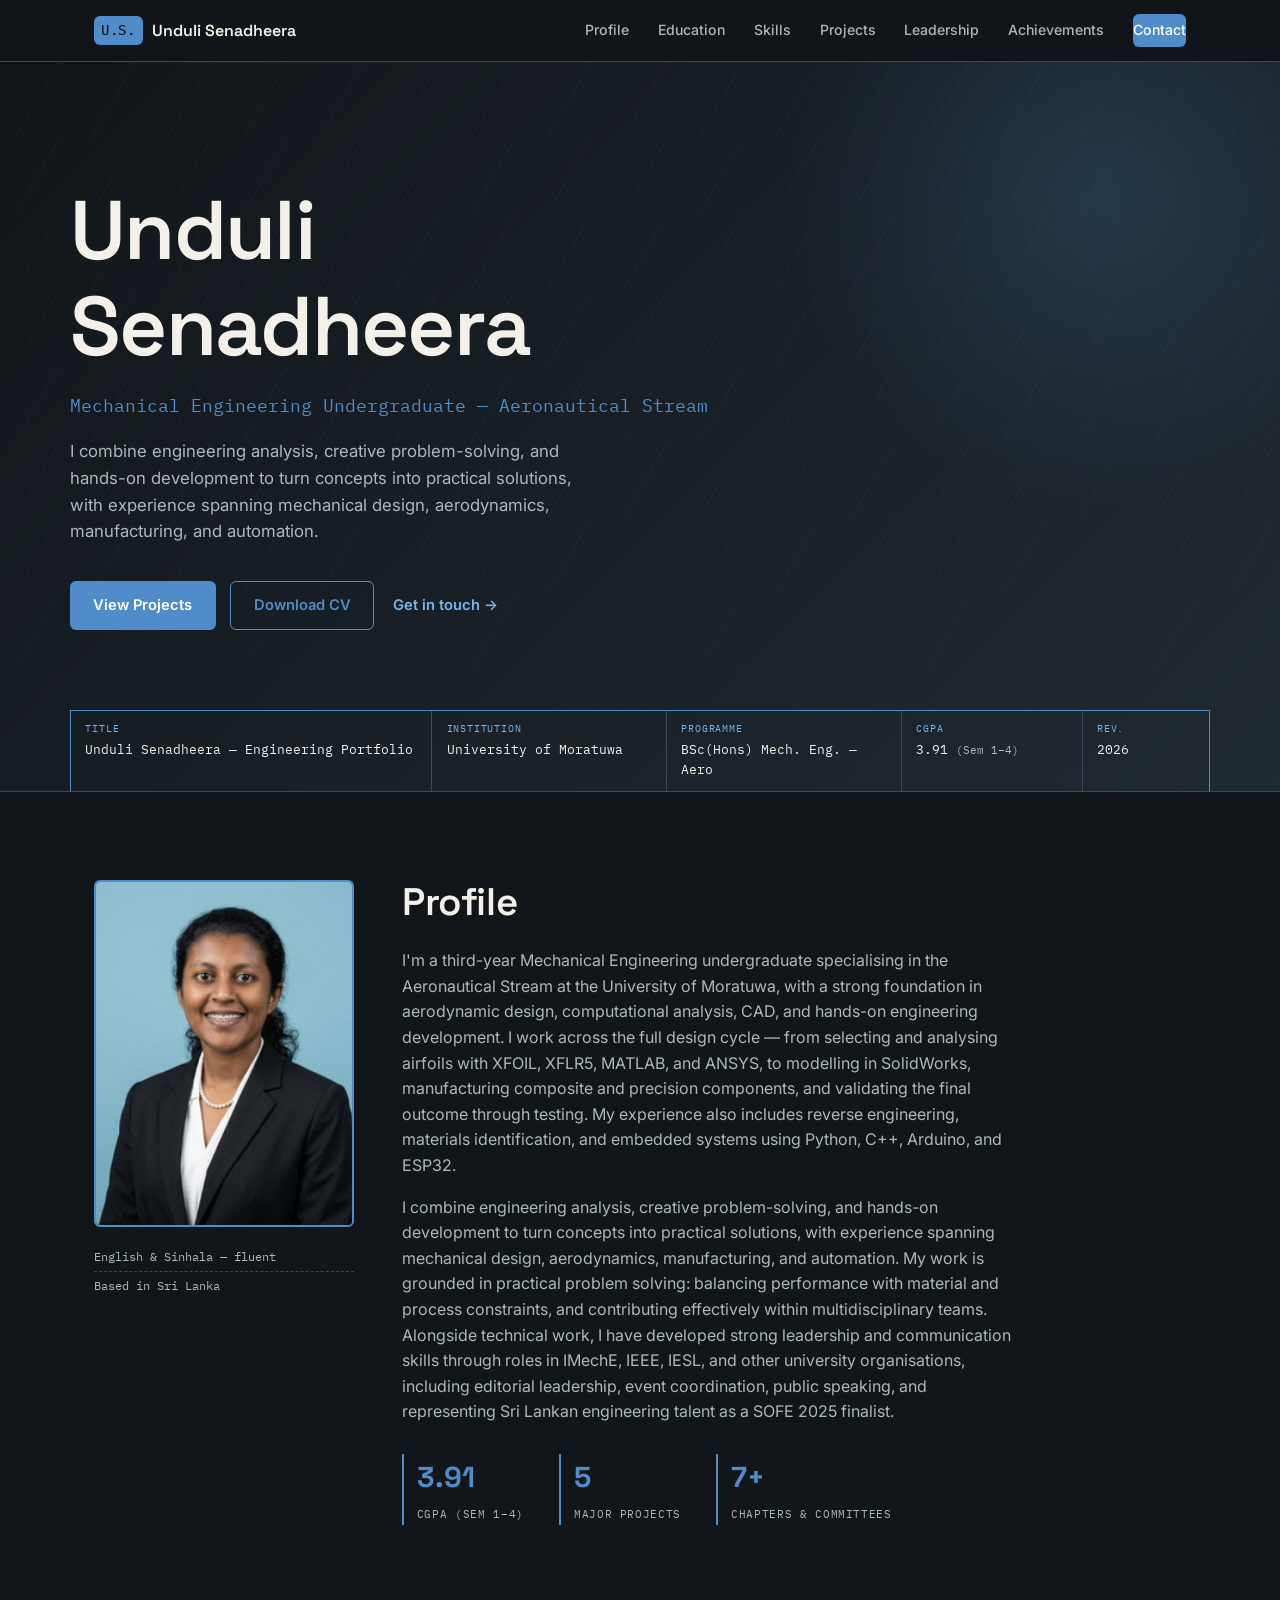
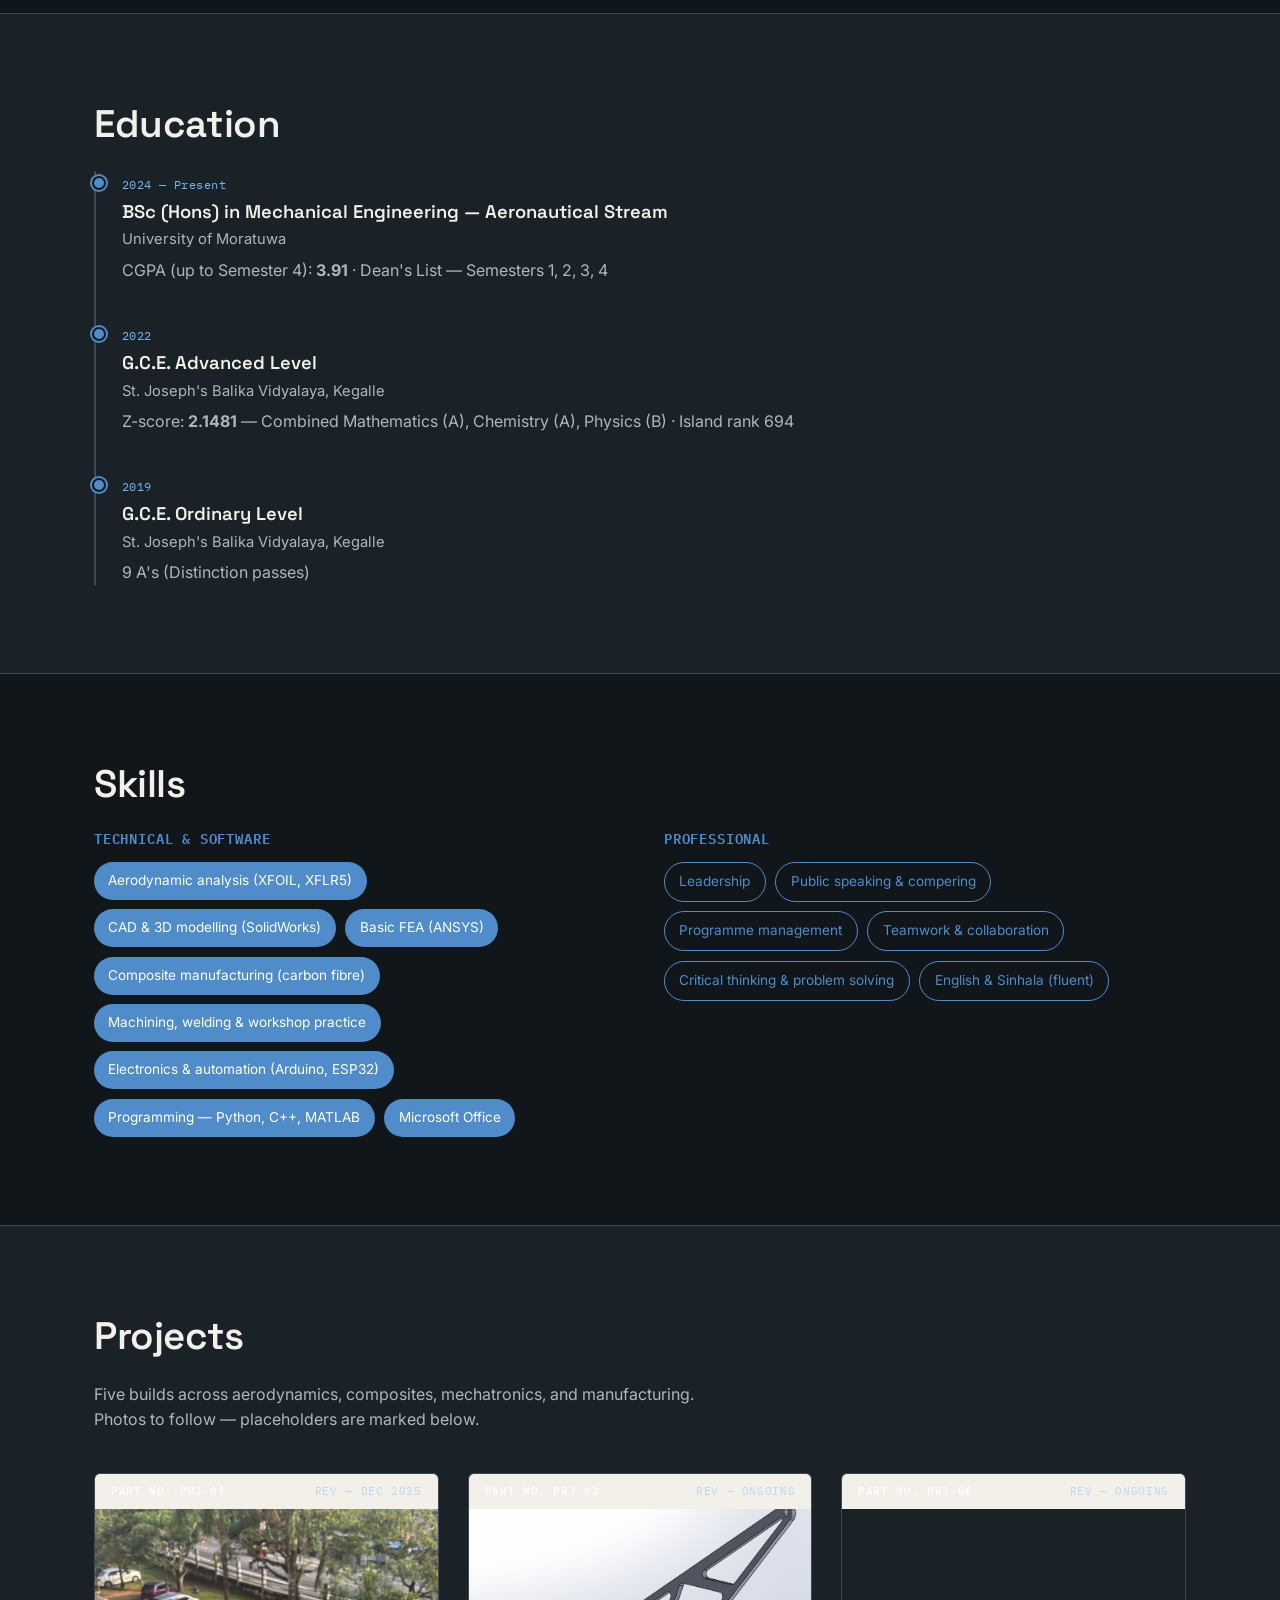
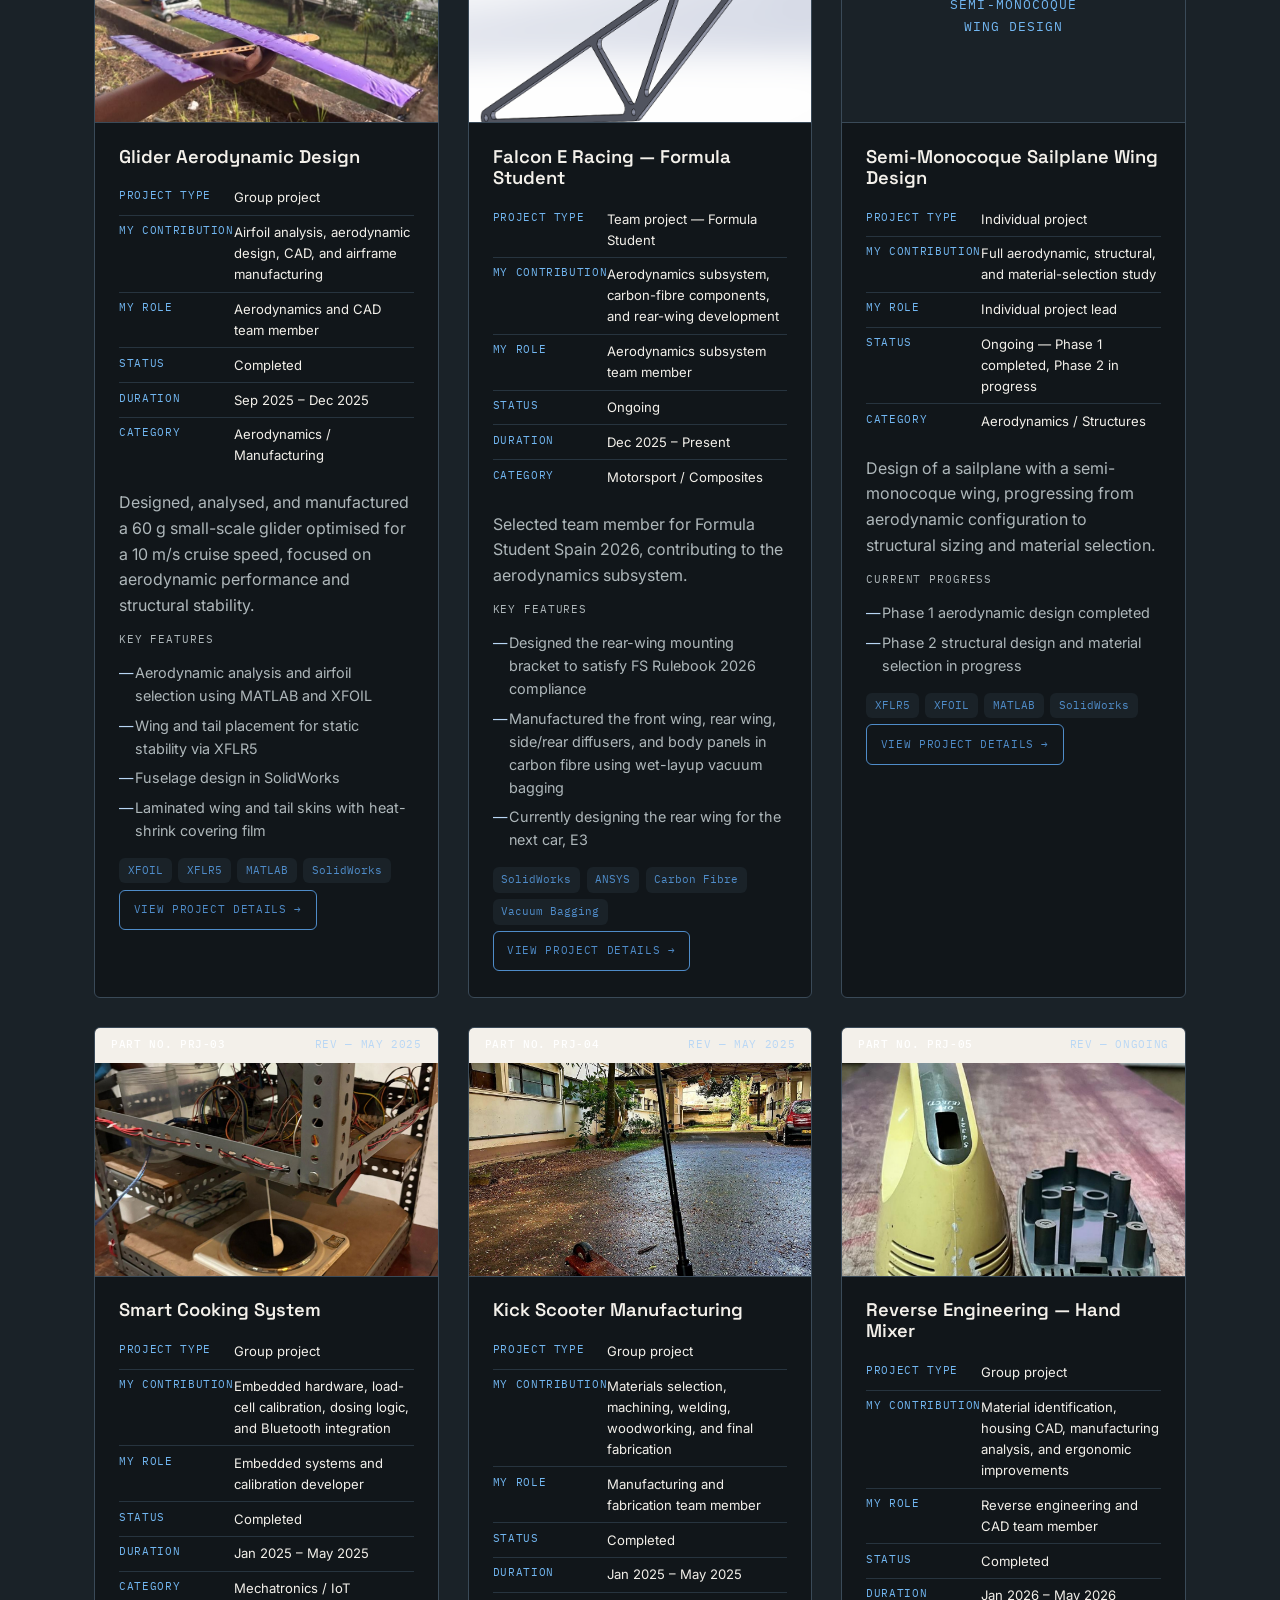
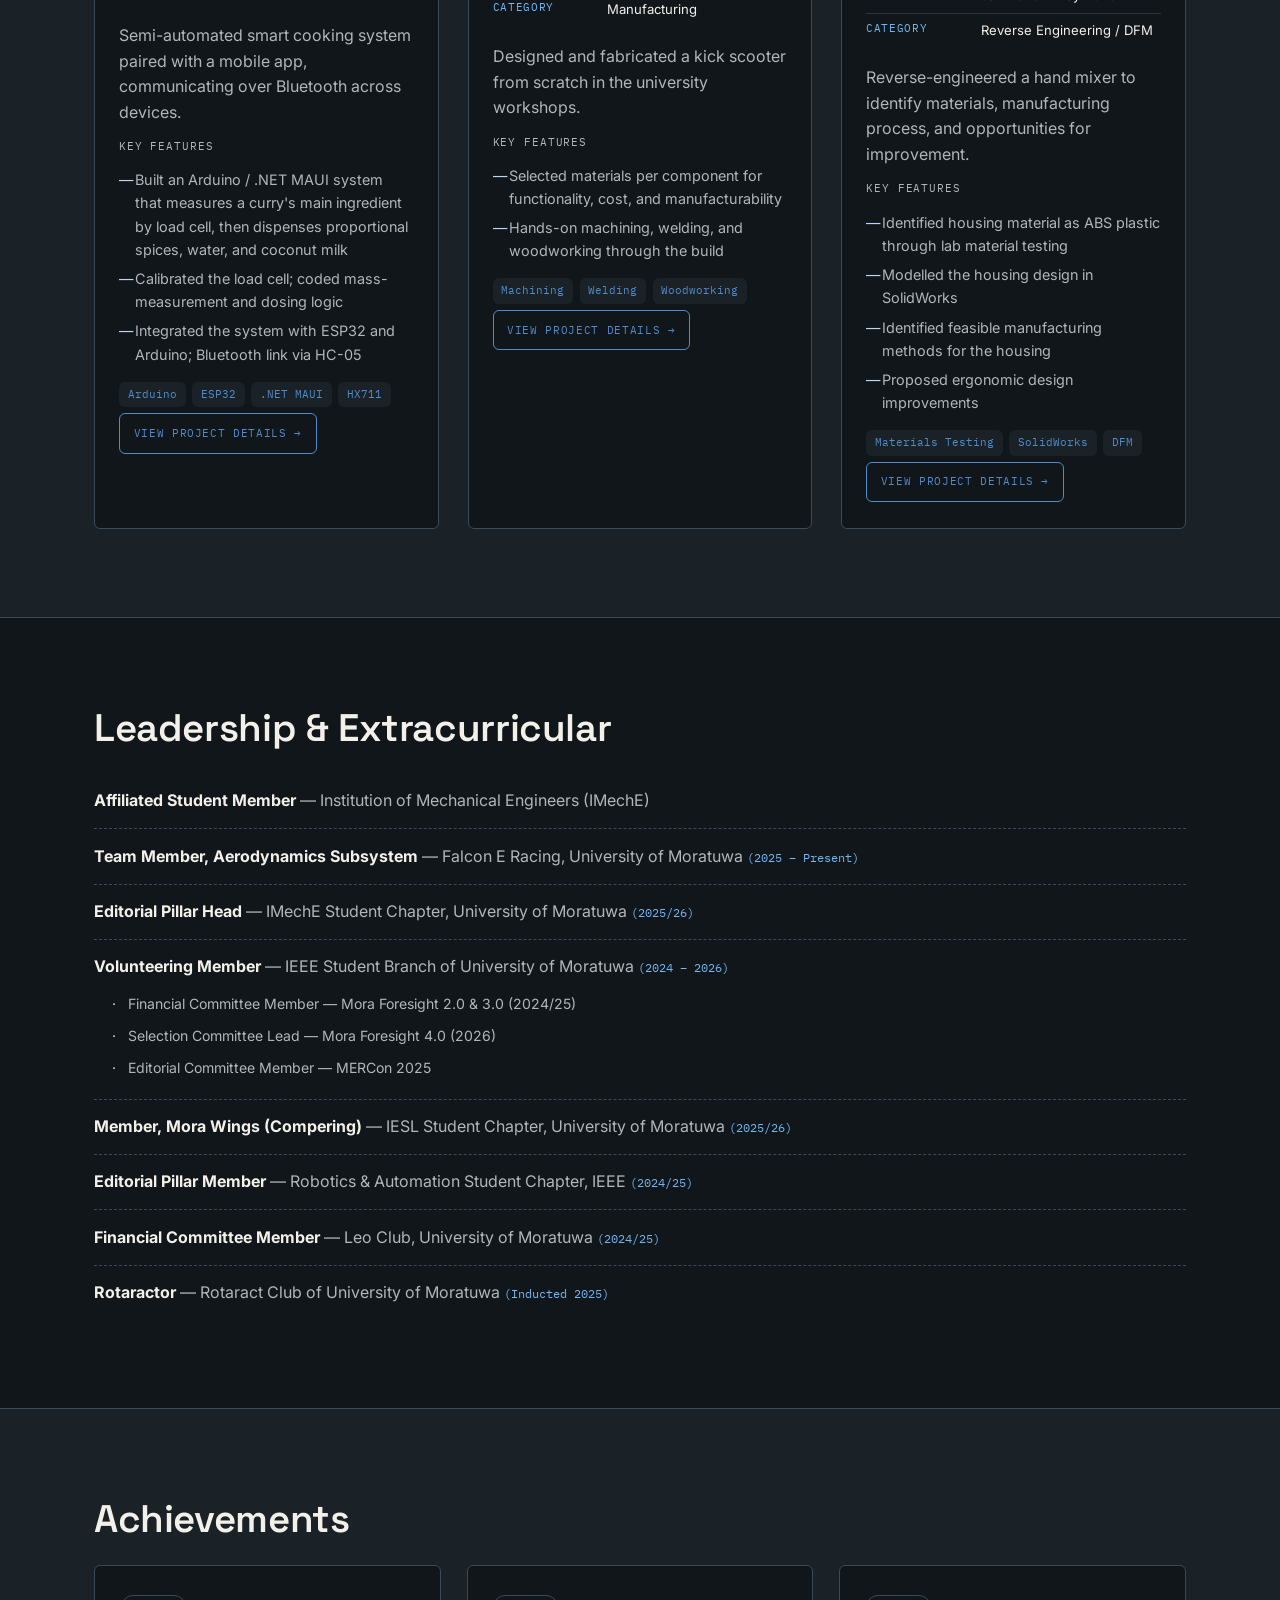
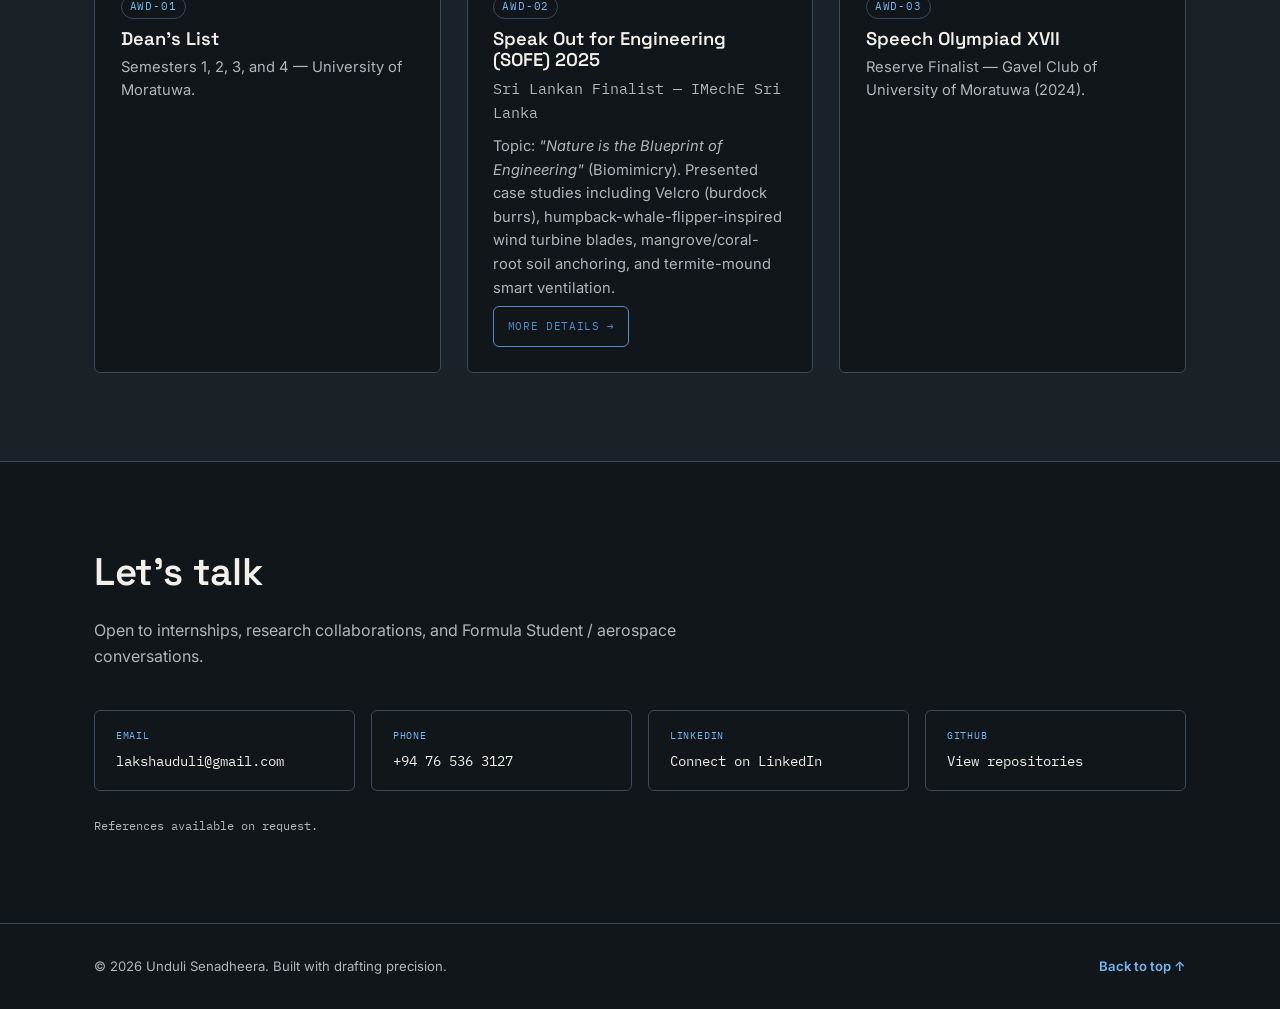
<file: index.html>
<!DOCTYPE html>
<html lang="en">
<head>
<meta charset="UTF-8">
<meta name="viewport" content="width=device-width, initial-scale=1.0">
<title>Unduli Senadheera — Mechanical Engineering Portfolio</title>
<meta name="description" content="Unduli Senadheera — Mechanical Engineering undergraduate, Aeronautical Stream, University of Moratuwa. Aerodynamics, CAD, composites, and reverse engineering projects.">
<link rel="preconnect" href="https://fonts.googleapis.com">
<link rel="preconnect" href="https://fonts.gstatic.com" crossorigin>
<link href="https://fonts.googleapis.com/css2?family=Space+Grotesk:wght@400;500;600;700&family=Inter:wght@400;500;600;700&family=IBM+Plex+Mono:wght@400;500&display=swap" rel="stylesheet">
<link rel="stylesheet" href="css/style.css">
</head>
<body>

<!-- ===== NAV ===== -->
<header class="site-header" id="top">
  <div class="header-inner">
    <a class="brand" href="#top">
      <span class="brand-mark">U.S.</span>
      <span class="brand-name">Unduli&nbsp;Senadheera</span>
    </a>
    <nav class="main-nav" id="mainNav">
      <a href="#about">Profile</a>
      <a href="#education">Education</a>
      <a href="#skills">Skills</a>
      <a href="#projects">Projects</a>
      <a href="#leadership">Leadership</a>
      <a href="#achievements">Achievements</a>
      <a href="#contact" class="nav-cta">Contact</a>
    </nav>
    <button class="nav-toggle" id="navToggle" aria-label="Toggle navigation" aria-expanded="false">
      <span></span><span></span><span></span>
    </button>
  </div>
</header>

<!-- ===== HERO ===== -->
<section class="hero" id="hero">
  <div class="blueprint-grid" aria-hidden="true"></div>

  <div class="hero-inner">
    <h1 class="hero-name">Unduli<br>Senadheera</h1>
    <p class="hero-role">Mechanical Engineering Undergraduate — Aeronautical Stream</p>
    <p class="hero-tagline">I combine engineering analysis, creative problem-solving, and hands-on development to turn concepts into practical solutions, with experience spanning mechanical design, aerodynamics, manufacturing, and automation.</p>

    <div class="hero-actions">
      <a href="#projects" class="btn btn-primary">View Projects</a>
      <a href="assets/docs/Unduli_Senadheera_CV.pdf" class="btn btn-outline" download>Download CV</a>
      <a href="#contact" class="btn btn-text">Get in touch →</a>
    </div>
  </div>

  <!-- Title block, drafting-sheet style -->
  <div class="title-block">
    <div class="tb-cell tb-cell--wide">
      <span class="tb-label">Title</span>
      <span class="tb-value">Unduli Senadheera — Engineering Portfolio</span>
    </div>
    <div class="tb-cell">
      <span class="tb-label">Institution</span>
      <span class="tb-value">University of Moratuwa</span>
    </div>
    <div class="tb-cell">
      <span class="tb-label">Programme</span>
      <span class="tb-value">BSc(Hons) Mech. Eng. — Aero</span>
    </div>
    <div class="tb-cell">
      <span class="tb-label">CGPA</span>
      <span class="tb-value">3.91 <small>(Sem 1–4)</small></span>
    </div>
    <div class="tb-cell">
      <span class="tb-label">Rev.</span>
      <span class="tb-value" id="tbYear">2026</span>
    </div>
  </div>
</section>

<main>

<!-- ===== ABOUT / PROFILE ===== -->
<section class="section" id="about">
  <div class="section-inner">
    <div class="about-grid">
      <div class="about-photo">
        <div class="photo-frame">
          <img src="assets/img/profile-photo.png" alt="Unduli Senadheera" id="profileImg"
               onerror="this.closest('.photo-frame').classList.add('photo-frame--empty')">
          <span class="photo-placeholder-text">Add profile-photo.png<br>to assets/img/</span>
        </div>
        <ul class="corner-tags">
          <li>English &amp; Sinhala — fluent</li>
          <li>Based in Sri Lanka</li>
        </ul>
      </div>
      <div class="about-copy">
        <h2>Profile</h2>
        <p>I'm a third-year Mechanical Engineering undergraduate specialising in the Aeronautical
          Stream at the University of Moratuwa, with a strong foundation in aerodynamic design,
          computational analysis, CAD, and hands-on engineering development. I work across the
          full design cycle — from selecting and analysing airfoils with XFOIL, XFLR5, MATLAB, and
          ANSYS, to modelling in SolidWorks, manufacturing composite and precision components,
          and validating the final outcome through testing. My experience also includes reverse
          engineering, materials identification, and embedded systems using Python, C++, Arduino,
          and ESP32.</p>
        <p>I combine engineering analysis, creative problem-solving, and hands-on development to
          turn concepts into practical solutions, with experience spanning mechanical design,
          aerodynamics, manufacturing, and automation. My work is grounded in practical problem
          solving: balancing performance with material and process constraints, and contributing
          effectively within multidisciplinary teams. Alongside technical work,
          I have developed strong leadership and communication skills through roles in IMechE,
          IEEE, IESL, and other university organisations, including editorial leadership, event
          coordination, public speaking, and representing Sri Lankan engineering talent as a SOFE
          2025 finalist.</p>
        <div class="about-stats">
          <div class="stat">
            <span class="stat-num">3.91</span>
            <span class="stat-label">CGPA (Sem 1–4)</span>
          </div>
          <div class="stat">
            <span class="stat-num">5</span>
            <span class="stat-label">Major projects</span>
          </div>
          <div class="stat">
            <span class="stat-num">7+</span>
            <span class="stat-label">Chapters &amp; committees</span>
          </div>
        </div>
      </div>
    </div>
  </div>
</section>

<!-- ===== EDUCATION ===== -->
<section class="section section--alt" id="education">
  <div class="section-inner">
    <h2>Education</h2>
    <div class="timeline">
      <div class="timeline-item">
        <span class="timeline-date">2024 — Present</span>
        <div class="timeline-body">
          <h3>BSc (Hons) in Mechanical Engineering — Aeronautical Stream</h3>
          <p class="timeline-org">University of Moratuwa</p>
          <p>CGPA (up to Semester 4): <strong>3.91</strong> · Dean's List — Semesters 1, 2, 3, 4</p>
        </div>
      </div>
      <div class="timeline-item">
        <span class="timeline-date">2022</span>
        <div class="timeline-body">
          <h3>G.C.E. Advanced Level</h3>
          <p class="timeline-org">St. Joseph's Balika Vidyalaya, Kegalle</p>
          <p>Z-score: <strong>2.1481</strong> — Combined Mathematics (A), Chemistry (A), Physics (B) ·
            Island rank 694</p>
        </div>
      </div>
      <div class="timeline-item">
        <span class="timeline-date">2019</span>
        <div class="timeline-body">
          <h3>G.C.E. Ordinary Level</h3>
          <p class="timeline-org">St. Joseph's Balika Vidyalaya, Kegalle</p>
          <p>9 A's (Distinction passes)</p>
        </div>
      </div>
    </div>
  </div>
</section>

<!-- ===== SKILLS ===== -->
<section class="section" id="skills">
  <div class="section-inner">
    <h2>Skills</h2>
    <div class="skills-grid">
      <div class="skills-col">
        <h3>Technical &amp; Software</h3>
        <ul class="chip-list">
          <li>Aerodynamic analysis (XFOIL, XFLR5)</li>
          <li>CAD &amp; 3D modelling (SolidWorks)</li>
          <li>Basic FEA (ANSYS)</li>
          <li>Composite manufacturing (carbon fibre)</li>
          <li>Machining, welding &amp; workshop practice</li>
          <li>Electronics &amp; automation (Arduino, ESP32)</li>
          <li>Programming — Python, C++, MATLAB</li>
          <li>Microsoft Office</li>
        </ul>
      </div>
      <div class="skills-col">
        <h3>Professional</h3>
        <ul class="chip-list chip-list--outline">
          <li>Leadership</li>
          <li>Public speaking &amp; compering</li>
          <li>Programme management</li>
          <li>Teamwork &amp; collaboration</li>
          <li>Critical thinking &amp; problem solving</li>
          <li>English &amp; Sinhala (fluent)</li>
        </ul>
      </div>
    </div>
  </div>
</section>

<!-- ===== PROJECTS ===== -->
<section class="section section--alt" id="projects">
  <div class="section-inner">
    <h2>Projects</h2>
    <p class="section-intro">Five builds across aerodynamics, composites, mechatronics, and
      manufacturing. Photos to follow — placeholders are marked below.</p>

    <div class="project-grid">

      <article class="project-card">
        <div class="pc-header">
          <span class="pc-partno">PART&nbsp;NO. PRJ-01</span>
          <span class="pc-rev">REV — DEC 2025</span>
        </div>
        <div class="project-media">
          <img src="assets/img/30cm glider project/1.jpg" alt="Glider Aerodynamic Design project"
               onerror="this.parentElement.classList.add('project-media--empty')">
          <span class="media-placeholder-text">ADD PHOTO<br>project-glider.jpg</span>
        </div>
        <div class="project-body">
          <h3>Glider Aerodynamic Design</h3>
          <table class="spec-table">
            <tr><th>Project type</th><td>Group project</td></tr>
            <tr><th>My contribution</th><td>Airfoil analysis, aerodynamic design, CAD, and airframe manufacturing</td></tr>
            <tr><th>My role</th><td>Aerodynamics and CAD team member</td></tr>
            <tr><th>Status</th><td>Completed</td></tr>
            <tr><th>Duration</th><td>Sep 2025 – Dec 2025</td></tr>
            <tr><th>Category</th><td>Aerodynamics / Manufacturing</td></tr>
          </table>
          <p>Designed, analysed, and manufactured a 60&nbsp;g small-scale glider optimised for a
            10&nbsp;m/s cruise speed, focused on aerodynamic performance and structural stability.</p>
          <p class="features-label">Key Features</p>
          <ul>
            <li>Aerodynamic analysis and airfoil selection using MATLAB and XFOIL</li>
            <li>Wing and tail placement for static stability via XFLR5</li>
            <li>Fuselage design in SolidWorks</li>
            <li>Laminated wing and tail skins with heat-shrink covering film</li>
          </ul>
          <div class="project-tags">
            <span>XFOIL</span><span>XFLR5</span><span>MATLAB</span><span>SolidWorks</span>
          </div>
          <a class="project-detail-btn" href="project-glider.html">View project details &rarr;</a>
        </div>
      </article>

      <article class="project-card">
        <div class="pc-header">
          <span class="pc-partno">PART&nbsp;NO. PRJ-02</span>
          <span class="pc-rev">REV — ONGOING</span>
        </div>
        <div class="project-media">
          <img src="assets/img/falcon/2.png" alt="Falcon E Racing Formula Student project"
               onerror="this.parentElement.classList.add('project-media--empty')">
        </div>
        <div class="project-body">
          <h3>Falcon E Racing — Formula Student</h3>
          <table class="spec-table">
            <tr><th>Project type</th><td>Team project — Formula Student</td></tr>
            <tr><th>My contribution</th><td>Aerodynamics subsystem, carbon-fibre components, and rear-wing development</td></tr>
            <tr><th>My role</th><td>Aerodynamics subsystem team member</td></tr>
            <tr><th>Status</th><td>Ongoing</td></tr>
            <tr><th>Duration</th><td>Dec 2025 – Present</td></tr>
            <tr><th>Category</th><td>Motorsport / Composites</td></tr>
          </table>
          <p>Selected team member for Formula Student Spain 2026, contributing to the
            aerodynamics subsystem.</p>
          <p class="features-label">Key Features</p>
          <ul>
            <li>Designed the rear-wing mounting bracket to satisfy FS Rulebook 2026 compliance</li>
            <li>Manufactured the front wing, rear wing, side/rear diffusers, and body panels in
              carbon fibre using wet-layup vacuum bagging</li>
            <li>Currently designing the rear wing for the next car, E3</li>
          </ul>
          <div class="project-tags">
            <span>SolidWorks</span><span>ANSYS</span><span>Carbon Fibre</span><span>Vacuum Bagging</span>
          </div>
          <a class="project-detail-btn" href="project-falcon.html">View project details &rarr;</a>
        </div>
      </article>

      <article class="project-card">
        <div class="pc-header">
          <span class="pc-partno">PART&nbsp;NO. PRJ-06</span>
          <span class="pc-rev">REV — ONGOING</span>
        </div>
        <div class="project-media">
          <div class="project-media--text">SEMI-MONOCOQUE<br>WING DESIGN</div>
        </div>
        <div class="project-body">
          <h3>Semi-Monocoque Sailplane Wing Design</h3>
          <table class="spec-table">
            <tr><th>Project type</th><td>Individual project</td></tr>
            <tr><th>My contribution</th><td>Full aerodynamic, structural, and material-selection study</td></tr>
            <tr><th>My role</th><td>Individual project lead</td></tr>
            <tr><th>Status</th><td>Ongoing — Phase 1 completed, Phase 2 in progress</td></tr>
            <tr><th>Category</th><td>Aerodynamics / Structures</td></tr>
          </table>
          <p>Design of a sailplane with a semi-monocoque wing, progressing from aerodynamic configuration to structural sizing and material selection.</p>
          <p class="features-label">Current Progress</p>
          <ul>
            <li>Phase 1 aerodynamic design completed</li>
            <li>Phase 2 structural design and material selection in progress</li>
          </ul>
          <div class="project-tags">
            <span>XFLR5</span><span>XFOIL</span><span>MATLAB</span><span>SolidWorks</span>
          </div>
          <a class="project-detail-btn" href="project-wing-design.html">View project details &rarr;</a>
        </div>
      </article>

      <article class="project-card">
        <div class="pc-header">
          <span class="pc-partno">PART&nbsp;NO. PRJ-03</span>
          <span class="pc-rev">REV — MAY 2025</span>
        </div>
        <div class="project-media">
          <img src="assets/img/smart cooking/2.jpg" alt="Smart Cooking System project"
               onerror="this.parentElement.classList.add('project-media--empty')">
        </div>
        <div class="project-body">
          <h3>Smart Cooking System</h3>
          <table class="spec-table">
            <tr><th>Project type</th><td>Group project</td></tr>
            <tr><th>My contribution</th><td>Embedded hardware, load-cell calibration, dosing logic, and Bluetooth integration</td></tr>
            <tr><th>My role</th><td>Embedded systems and calibration developer</td></tr>
            <tr><th>Status</th><td>Completed</td></tr>
            <tr><th>Duration</th><td>Jan 2025 – May 2025</td></tr>
            <tr><th>Category</th><td>Mechatronics / IoT</td></tr>
          </table>
          <p>Semi-automated smart cooking system paired with a mobile app, communicating over
            Bluetooth across devices.</p>
          <p class="features-label">Key Features</p>
          <ul>
            <li>Built an Arduino / .NET MAUI system that measures a curry's main ingredient by
              load cell, then dispenses proportional spices, water, and coconut milk</li>
            <li>Calibrated the load cell; coded mass-measurement and dosing logic</li>
            <li>Integrated the system with ESP32 and Arduino; Bluetooth link via HC-05</li>
          </ul>
          <div class="project-tags">
            <span>Arduino</span><span>ESP32</span><span>.NET MAUI</span><span>HX711</span>
          </div>
          <a class="project-detail-btn" href="project-smart-cooking.html">View project details &rarr;</a>
        </div>
      </article>

      <article class="project-card">
        <div class="pc-header">
          <span class="pc-partno">PART&nbsp;NO. PRJ-04</span>
          <span class="pc-rev">REV — MAY 2025</span>
        </div>
        <div class="project-media">
          <img src="assets/img/kick scooter/3.jpg" alt="Kick Scooter Manufacturing project"
               onerror="this.parentElement.classList.add('project-media--empty')">
        </div>
        <div class="project-body">
          <h3>Kick Scooter Manufacturing</h3>
          <table class="spec-table">
            <tr><th>Project type</th><td>Group project</td></tr>
            <tr><th>My contribution</th><td>Materials selection, machining, welding, woodworking, and final fabrication</td></tr>
            <tr><th>My role</th><td>Manufacturing and fabrication team member</td></tr>
            <tr><th>Status</th><td>Completed</td></tr>
            <tr><th>Duration</th><td>Jan 2025 – May 2025</td></tr>
            <tr><th>Category</th><td>Manufacturing</td></tr>
          </table>
          <p>Designed and fabricated a kick scooter from scratch in the university workshops.</p>
          <p class="features-label">Key Features</p>
          <ul>
            <li>Selected materials per component for functionality, cost, and manufacturability</li>
            <li>Hands-on machining, welding, and woodworking through the build</li>
          </ul>
          <div class="project-tags">
            <span>Machining</span><span>Welding</span><span>Woodworking</span>
          </div>
          <a class="project-detail-btn" href="project-scooter.html">View project details &rarr;</a>
        </div>
      </article>

      <article class="project-card">
        <div class="pc-header">
          <span class="pc-partno">PART&nbsp;NO. PRJ-05</span>
          <span class="pc-rev">REV — ONGOING</span>
        </div>
        <div class="project-media">
          <img src="assets/img/reverse engineer/1.png" alt="Hand Mixer Reverse Engineering project"
               onerror="this.parentElement.classList.add('project-media--empty')">
        </div>
        <div class="project-body">
          <h3>Reverse Engineering — Hand Mixer</h3>
          <table class="spec-table">
            <tr><th>Project type</th><td>Group project</td></tr>
            <tr><th>My contribution</th><td>Material identification, housing CAD, manufacturing analysis, and ergonomic improvements</td></tr>
            <tr><th>My role</th><td>Reverse engineering and CAD team member</td></tr>
            <tr><th>Status</th><td>Completed</td></tr>
            <tr><th>Duration</th><td>Jan 2026 – May 2026</td></tr>
            <tr><th>Category</th><td>Reverse Engineering / DFM</td></tr>
          </table>
          <p>Reverse-engineered a hand mixer to identify materials, manufacturing process, and
            opportunities for improvement.</p>
          <p class="features-label">Key Features</p>
          <ul>
            <li>Identified housing material as ABS plastic through lab material testing</li>
            <li>Modelled the housing design in SolidWorks</li>
            <li>Identified feasible manufacturing methods for the housing</li>
            <li>Proposed ergonomic design improvements</li>
          </ul>
          <div class="project-tags">
            <span>Materials Testing</span><span>SolidWorks</span><span>DFM</span>
          </div>
          <a class="project-detail-btn" href="project-hand-mixer.html">View project details &rarr;</a>
        </div>
      </article>

    </div>
  </div>
</section>

<!-- ===== LEADERSHIP ===== -->
<section class="section" id="leadership">
  <div class="section-inner">
    <h2>Leadership &amp; Extracurricular</h2>
    <div class="leadership-grid">
      <ul class="leadership-list">
        <li><strong>Affiliated Student Member</strong> — Institution of Mechanical Engineers (IMechE)</li>
        <li><strong>Team Member, Aerodynamics Subsystem</strong> — Falcon E Racing, University of Moratuwa <span>(2025 – Present)</span></li>
        <li><strong>Editorial Pillar Head</strong> — IMechE Student Chapter, University of Moratuwa <span>(2025/26)</span></li>
        <li><strong>Volunteering Member</strong> — IEEE Student Branch of University of Moratuwa <span>(2024 – 2026)</span>
          <ul>
            <li>Financial Committee Member — Mora Foresight 2.0 &amp; 3.0 (2024/25)</li>
            <li>Selection Committee Lead — Mora Foresight 4.0 (2026)</li>
            <li>Editorial Committee Member — MERCon 2025</li>
          </ul>
        </li>
        <li><strong>Member, Mora Wings (Compering)</strong> — IESL Student Chapter, University of Moratuwa <span>(2025/26)</span></li>
        <li><strong>Editorial Pillar Member</strong> — Robotics &amp; Automation Student Chapter, IEEE <span>(2024/25)</span></li>
        <li><strong>Financial Committee Member</strong> — Leo Club, University of Moratuwa <span>(2024/25)</span></li>
        <li><strong>Rotaractor</strong> — Rotaract Club of University of Moratuwa <span>(Inducted 2025)</span></li>
      </ul>
    </div>
  </div>
</section>

<!-- ===== ACHIEVEMENTS ===== -->
<section class="section section--alt" id="achievements">
  <div class="section-inner">
    <h2>Achievements</h2>
    <div class="achievement-grid">
      <div class="achievement-card">
        <span class="project-code">AWD-01</span>
        <h3>Dean's List</h3>
        <p>Semesters 1, 2, 3, and 4 — University of Moratuwa.</p>
      </div>
      <div class="achievement-card">
        <span class="project-code">AWD-02</span>
        <h3>Speak Out for Engineering (SOFE) 2025</h3>
        <p class="project-meta">Sri Lankan Finalist — IMechE Sri Lanka</p>
        <p>Topic: <em>"Nature is the Blueprint of Engineering"</em> (Biomimicry). Presented case
          studies including Velcro (burdock burrs), humpback-whale-flipper-inspired wind turbine
          blades, mangrove/coral-root soil anchoring, and termite-mound smart ventilation.</p>
        <a class="project-detail-btn" href="achievement-sofe.html">More details &rarr;</a>
      </div>
      <div class="achievement-card">
        <span class="project-code">AWD-03</span>
        <h3>Speech Olympiad XVII</h3>
        <p>Reserve Finalist — Gavel Club of University of Moratuwa (2024).</p>
      </div>
    </div>
  </div>
</section>

<!-- ===== CONTACT ===== -->
<section class="section contact" id="contact">
  <div class="section-inner">
    <h2>Let's talk</h2>
    <p class="section-intro">Open to internships, research collaborations, and Formula
      Student / aerospace conversations.</p>
    <div class="contact-grid">
      <a class="contact-item" href="mailto:lakshauduli@gmail.com">
        <span class="tb-label">Email</span>
        <span class="tb-value">lakshauduli@gmail.com</span>
      </a>
      <a class="contact-item" href="tel:+94765363127">
        <span class="tb-label">Phone</span>
        <span class="tb-value">+94 76 536 3127</span>
      </a>
      <a class="contact-item" href="#" id="linkedinLink" target="_blank" rel="noopener">
        <span class="tb-label">LinkedIn</span>
        <span class="tb-value">Connect on LinkedIn</span>
      </a>
      <a class="contact-item" href="#" id="githubLink" target="_blank" rel="noopener">
        <span class="tb-label">GitHub</span>
        <span class="tb-value">View repositories</span>
      </a>
    </div>
    <p class="contact-note">References available on request.</p>
  </div>
</section>

</main>

<footer class="site-footer">
  <div class="section-inner footer-inner">
    <p>&copy; <span id="year">2026</span> Unduli Senadheera. Built with drafting precision.</p>
    <a href="#top" class="back-to-top">Back to top ↑</a>
  </div>
</footer>

<script src="js/script.js"></script>
</body>
</html>
</file>
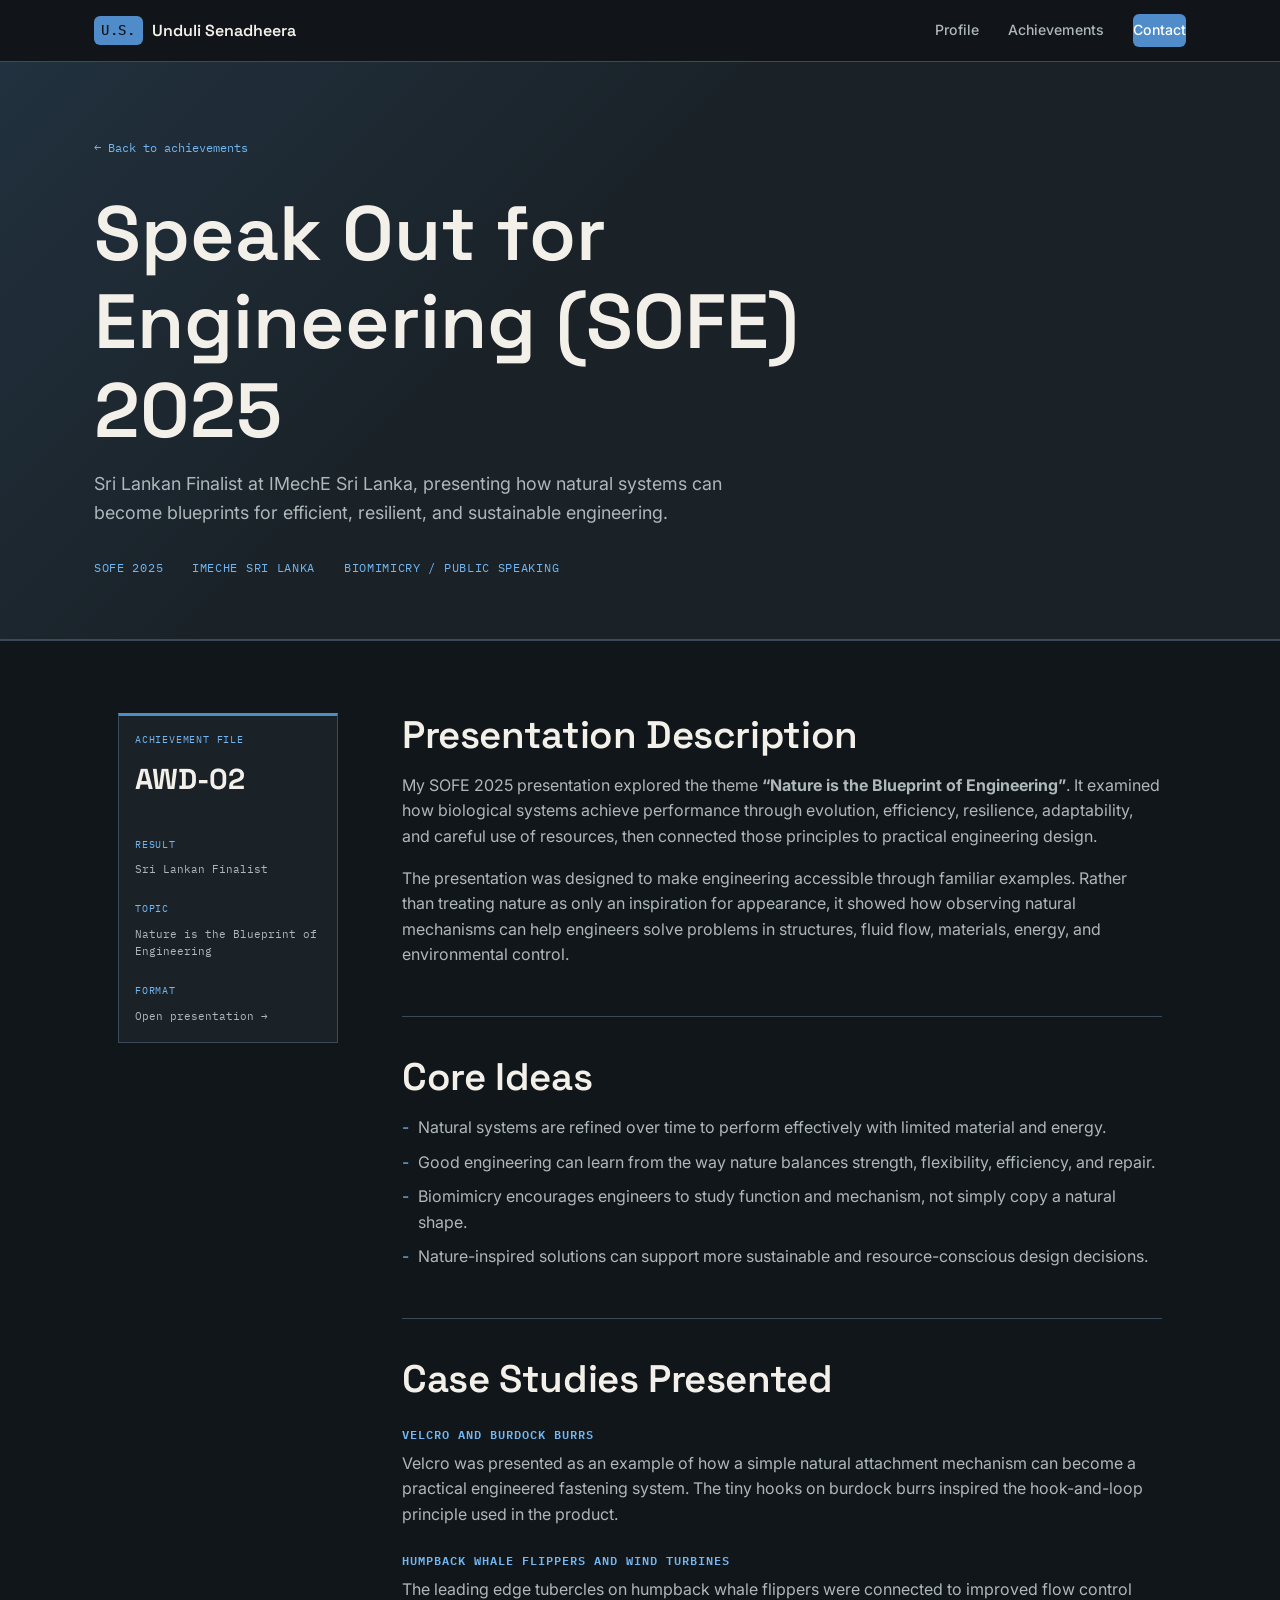
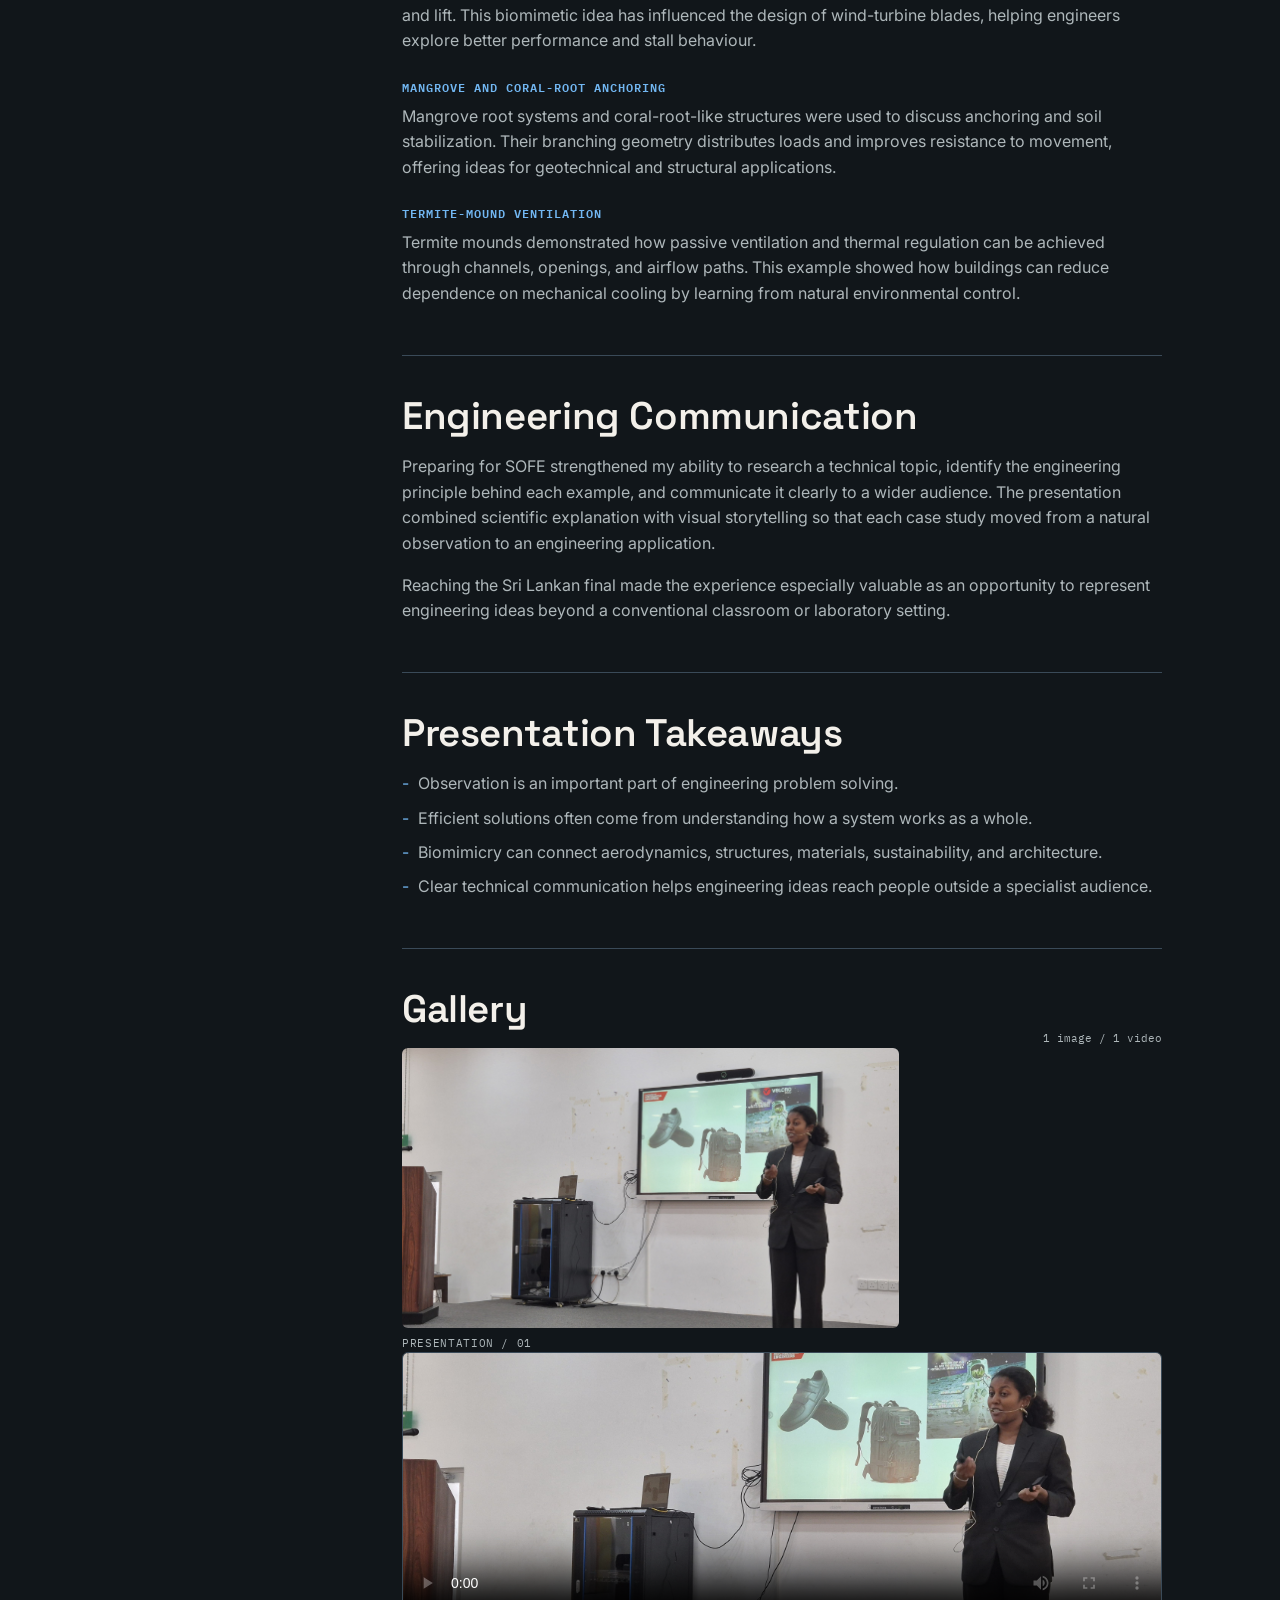
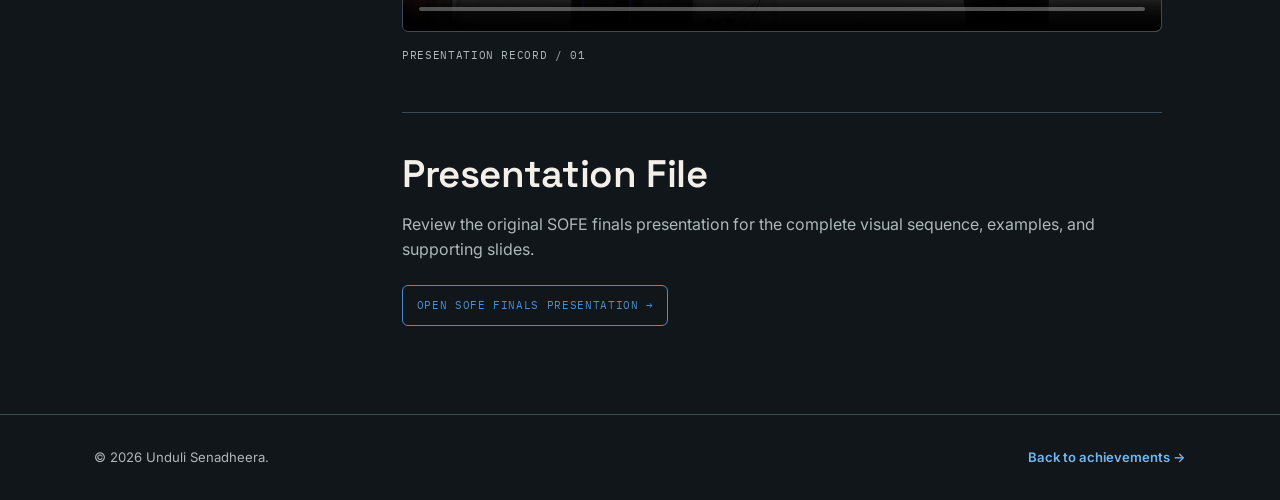
<file: achievement-sofe.html>
<!DOCTYPE html>
<html lang="en">
<head>
  <meta charset="UTF-8">
  <meta name="viewport" content="width=device-width, initial-scale=1.0">
  <title>SOFE 2025 | Unduli Senadheera</title>
  <meta name="description" content="Speak Out for Engineering 2025 presentation by Unduli Senadheera on biomimicry and nature-inspired engineering.">
  <link rel="preconnect" href="https://fonts.googleapis.com">
  <link rel="preconnect" href="https://fonts.gstatic.com" crossorigin>
  <link href="https://fonts.googleapis.com/css2?family=Space+Grotesk:wght@400;500;600;700&family=Inter:wght@400;500;600;700&family=IBM+Plex+Mono:wght@400;500&display=swap" rel="stylesheet">
  <link rel="stylesheet" href="css/style.css">
</head>
<body>
  <header class="site-header">
    <div class="header-inner">
      <a class="brand" href="index.html" aria-label="Back to Unduli Senadheera portfolio">
        <span class="brand-mark">U.S.</span>
        <span class="brand-name">Unduli Senadheera</span>
      </a>
      <nav class="main-nav project-nav">
        <a href="index.html#about">Profile</a>
        <a href="index.html#achievements">Achievements</a>
        <a href="index.html#contact" class="nav-cta">Contact</a>
      </nav>
    </div>
  </header>

  <main class="project-page">
    <section class="project-hero">
      <div class="section-inner">
        <a class="back-link" href="index.html#achievements">&larr; Back to achievements</a>
        <h1>Speak Out for Engineering (SOFE) 2025</h1>
        <p class="project-hero-lead">Sri Lankan Finalist at IMechE Sri Lanka, presenting how natural systems can become blueprints for efficient, resilient, and sustainable engineering.</p>
        <div class="project-hero-meta">
          <span>SOFE 2025</span>
          <span>IMechE Sri Lanka</span>
          <span>Biomimicry / Public speaking</span>
        </div>
      </div>
    </section>

    <section class="section project-content">
      <div class="section-inner">
        <div class="project-content-grid">
          <aside class="project-sidebar">
            <div class="project-index-card">
              <span class="tb-label">Achievement file</span>
              <strong>AWD-02</strong>
              <span class="tb-label">Result</span>
              <span>Sri Lankan Finalist</span>
              <span class="tb-label">Topic</span>
              <span>Nature is the Blueprint of Engineering</span>
              <span class="tb-label">Format</span>
              <a class="detail-link" href="assets/img/Sofe/SOFE finals.pptx" target="_blank" rel="noreferrer">Open presentation &rarr;</a>
            </div>
          </aside>

          <div class="project-article">
            <section class="detail-section detail-section--first">
              <h2>Presentation Description</h2>
              <p>My SOFE 2025 presentation explored the theme <strong>&ldquo;Nature is the Blueprint of Engineering&rdquo;</strong>. It examined how biological systems achieve performance through evolution, efficiency, resilience, adaptability, and careful use of resources, then connected those principles to practical engineering design.</p>
              <p>The presentation was designed to make engineering accessible through familiar examples. Rather than treating nature as only an inspiration for appearance, it showed how observing natural mechanisms can help engineers solve problems in structures, fluid flow, materials, energy, and environmental control.</p>
            </section>

            <section class="detail-section">
              <h2>Core Ideas</h2>
              <ul>
                <li>Natural systems are refined over time to perform effectively with limited material and energy.</li>
                <li>Good engineering can learn from the way nature balances strength, flexibility, efficiency, and repair.</li>
                <li>Biomimicry encourages engineers to study function and mechanism, not simply copy a natural shape.</li>
                <li>Nature-inspired solutions can support more sustainable and resource-conscious design decisions.</li>
              </ul>
            </section>

            <section class="detail-section">
              <h2>Case Studies Presented</h2>
              <h3>Velcro and burdock burrs</h3>
              <p>Velcro was presented as an example of how a simple natural attachment mechanism can become a practical engineered fastening system. The tiny hooks on burdock burrs inspired the hook-and-loop principle used in the product.</p>
              <h3>Humpback whale flippers and wind turbines</h3>
              <p>The leading edge tubercles on humpback whale flippers were connected to improved flow control and lift. This biomimetic idea has influenced the design of wind-turbine blades, helping engineers explore better performance and stall behaviour.</p>
              <h3>Mangrove and coral-root anchoring</h3>
              <p>Mangrove root systems and coral-root-like structures were used to discuss anchoring and soil stabilization. Their branching geometry distributes loads and improves resistance to movement, offering ideas for geotechnical and structural applications.</p>
              <h3>Termite-mound ventilation</h3>
              <p>Termite mounds demonstrated how passive ventilation and thermal regulation can be achieved through channels, openings, and airflow paths. This example showed how buildings can reduce dependence on mechanical cooling by learning from natural environmental control.</p>
            </section>

            <section class="detail-section">
              <h2>Engineering Communication</h2>
              <p>Preparing for SOFE strengthened my ability to research a technical topic, identify the engineering principle behind each example, and communicate it clearly to a wider audience. The presentation combined scientific explanation with visual storytelling so that each case study moved from a natural observation to an engineering application.</p>
              <p>Reaching the Sri Lankan final made the experience especially valuable as an opportunity to represent engineering ideas beyond a conventional classroom or laboratory setting.</p>
            </section>

            <section class="detail-section">
              <h2>Presentation Takeaways</h2>
              <ul>
                <li>Observation is an important part of engineering problem solving.</li>
                <li>Efficient solutions often come from understanding how a system works as a whole.</li>
                <li>Biomimicry can connect aerodynamics, structures, materials, sustainability, and architecture.</li>
                <li>Clear technical communication helps engineering ideas reach people outside a specialist audience.</li>
              </ul>
            </section>

            <section class="detail-section">
              <div class="detail-heading-row">
                <div>
                  <h2>Gallery</h2>
                </div>
                <span class="media-count">1 image / 1 video</span>
              </div>
              <div class="media-gallery media-gallery--large">
                <figure><img src="assets/img/Sofe/1.jpg" alt="SOFE 2025 presentation"><figcaption>Presentation / 01</figcaption></figure>
                <figure><video controls preload="metadata" poster="assets/img/Sofe/1.jpg"><source src="assets/img/Sofe/2.mp4" type="video/mp4">Your browser does not support the video tag.</video><figcaption>Presentation record / 01</figcaption></figure>
              </div>
            </section>

            <section class="detail-section presentation-download">
              <h2>Presentation File</h2>
              <p>Review the original SOFE finals presentation for the complete visual sequence, examples, and supporting slides.</p>
              <a class="project-detail-btn" href="assets/img/Sofe/SOFE finals.pptx" target="_blank" rel="noreferrer">Open SOFE finals presentation &rarr;</a>
            </section>
          </div>
        </div>
      </div>
    </section>
  </main>

  <footer class="site-footer">
    <div class="section-inner footer-inner">
      <p>&copy; <span id="year">2026</span> Unduli Senadheera.</p>
      <a href="index.html#achievements" class="back-to-top">Back to achievements &rarr;</a>
    </div>
  </footer>
  <script src="js/script.js"></script>
</body>
</html>
</file>
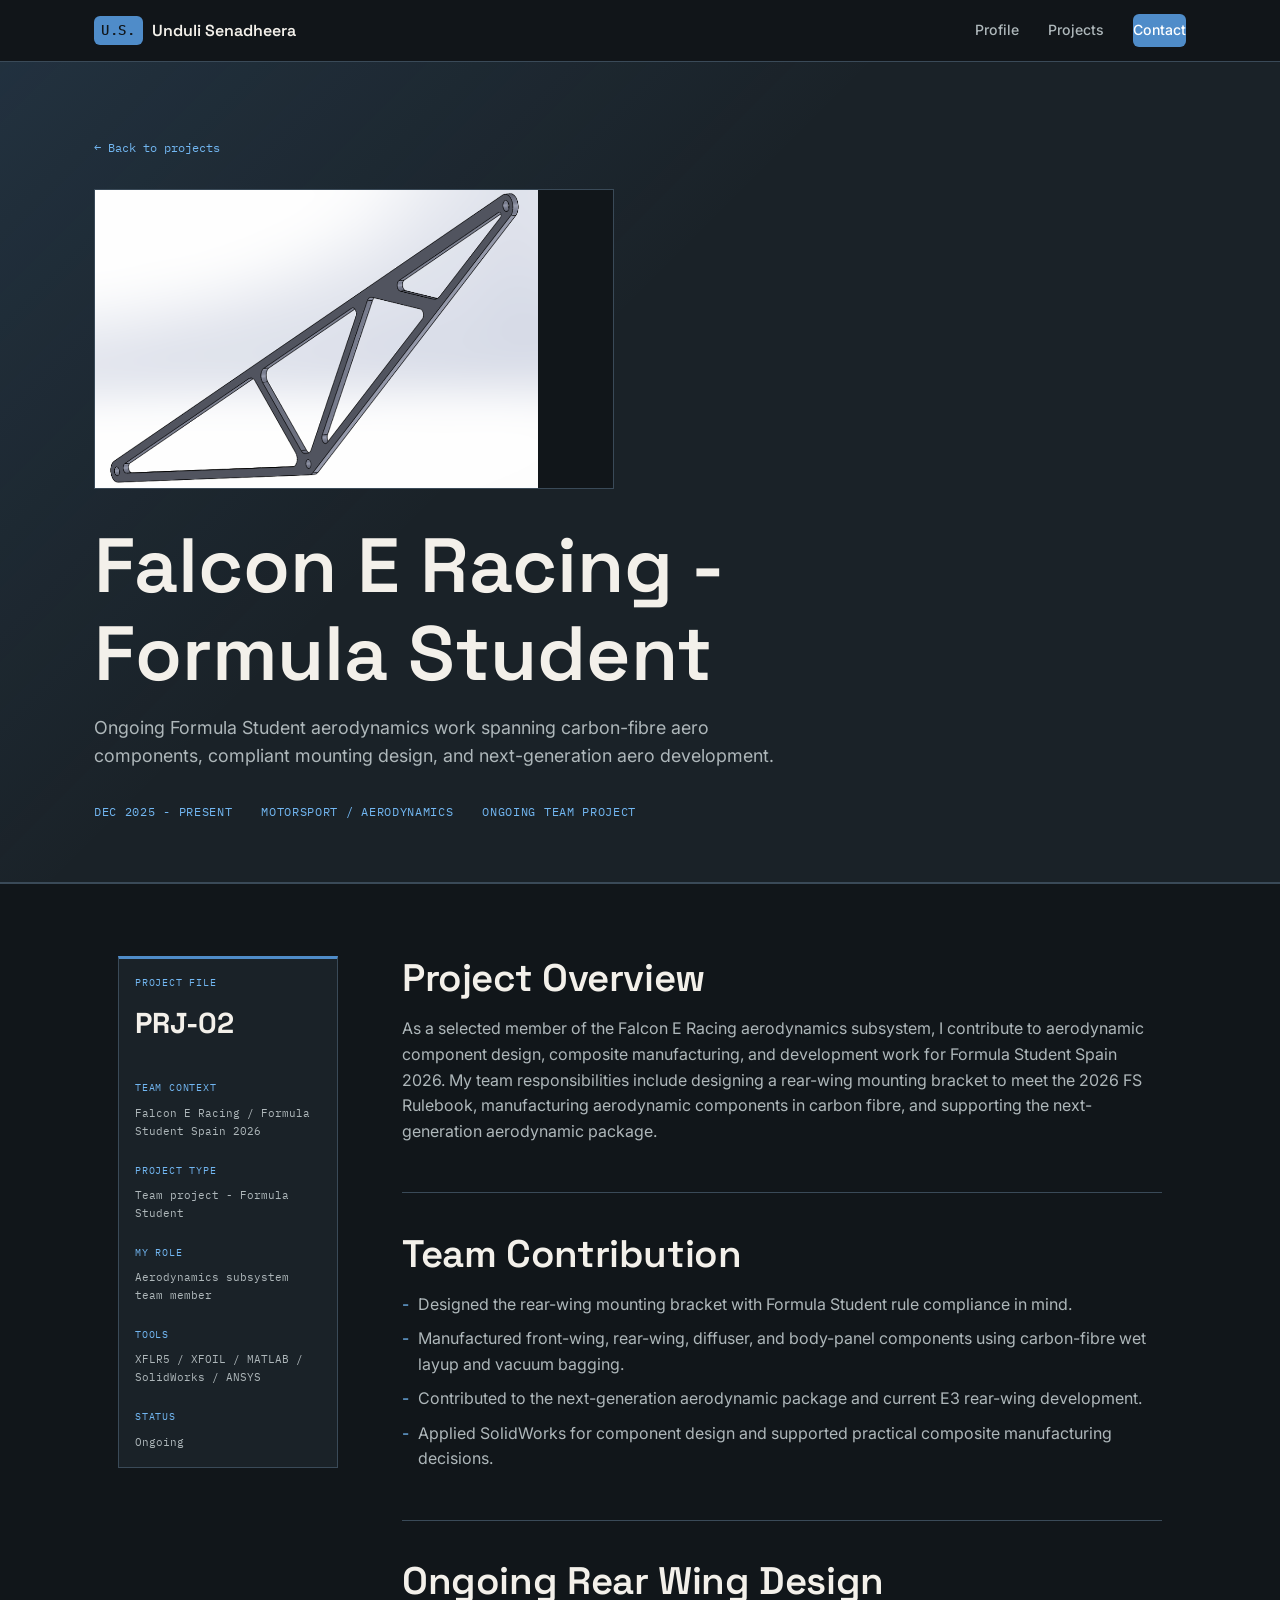
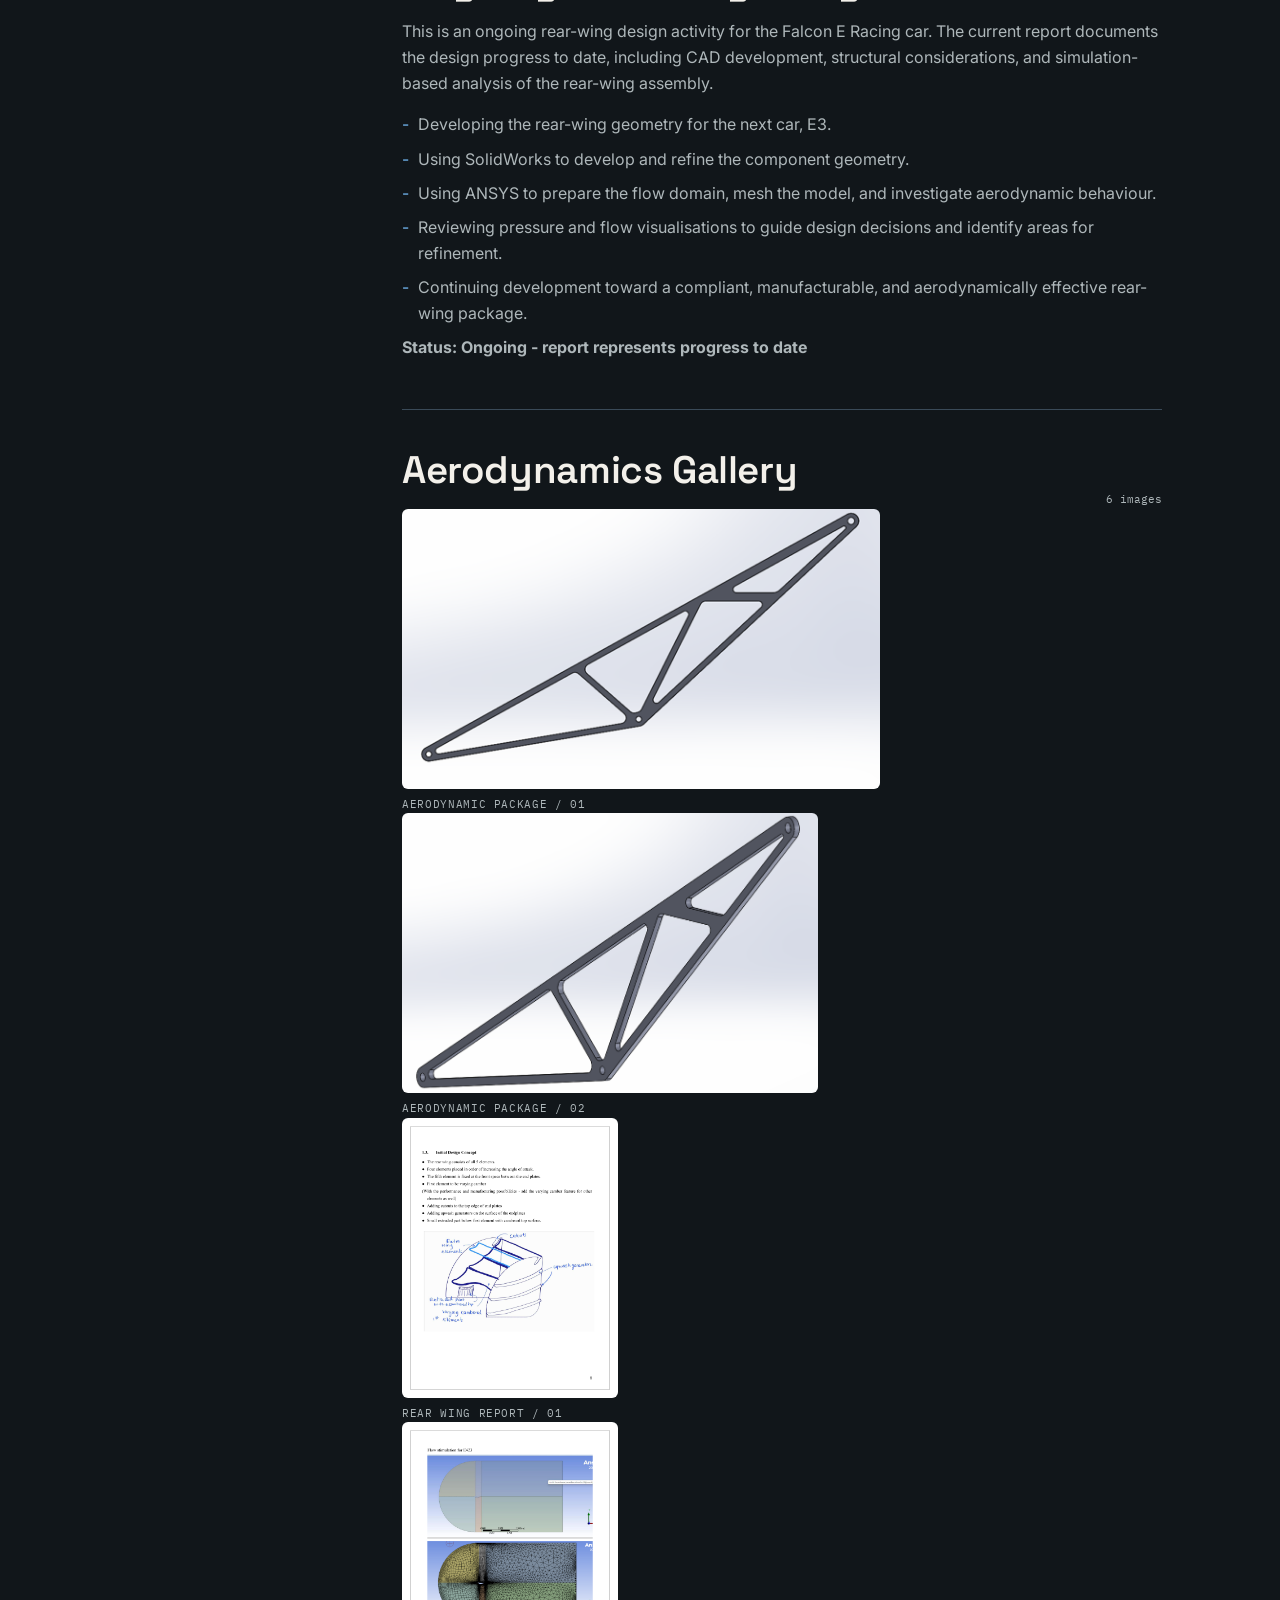
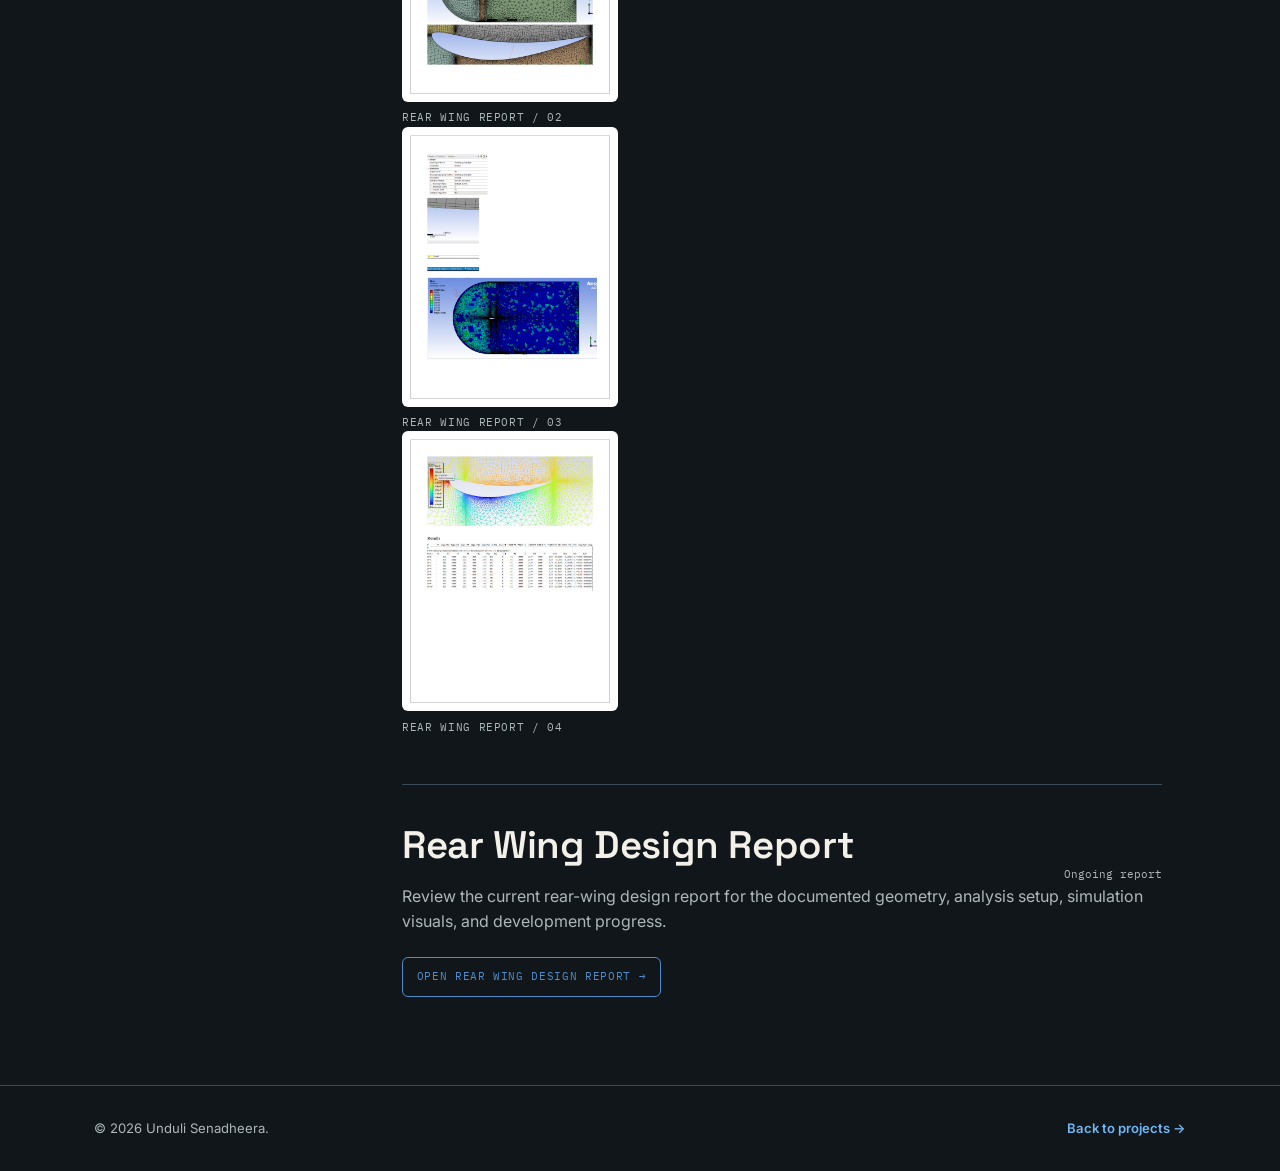
<file: project-falcon.html>
<!DOCTYPE html>
<html lang="en">
<head>
  <meta charset="UTF-8">
  <meta name="viewport" content="width=device-width, initial-scale=1.0">
  <title>Falcon E Racing | Unduli Senadheera</title>
  <meta name="description" content="Falcon E Racing Formula Student aerodynamics and carbon-fibre development work by Unduli Senadheera.">
  <link rel="preconnect" href="https://fonts.googleapis.com">
  <link rel="preconnect" href="https://fonts.gstatic.com" crossorigin>
  <link href="https://fonts.googleapis.com/css2?family=Space+Grotesk:wght@400;500;600;700&family=Inter:wght@400;500;600;700&family=IBM+Plex+Mono:wght@400;500&display=swap" rel="stylesheet">
  <link rel="stylesheet" href="css/style.css">
</head>
<body>
  <header class="site-header">
    <div class="header-inner">
      <a class="brand" href="index.html" aria-label="Back to Unduli Senadheera portfolio">
        <span class="brand-mark">U.S.</span>
        <span class="brand-name">Unduli Senadheera</span>
      </a>
      <nav class="main-nav project-nav">
        <a href="index.html#about">Profile</a>
        <a href="index.html#projects">Projects</a>
        <a href="index.html#contact" class="nav-cta">Contact</a>
      </nav>
    </div>
  </header>

  <main class="project-page">
    <section class="project-hero">
      <div class="section-inner">
        <a class="back-link" href="index.html#projects">&larr; Back to projects</a>
        <img class="project-hero-image" src="assets/img/falcon/2.png" alt="Falcon E Racing aerodynamic development">
        <h1>Falcon E Racing - Formula Student</h1>
        <p class="project-hero-lead">Ongoing Formula Student aerodynamics work spanning carbon-fibre aero components, compliant mounting design, and next-generation aero development.</p>
        <div class="project-hero-meta">
          <span>Dec 2025 - Present</span>
          <span>Motorsport / Aerodynamics</span>
          <span>Ongoing team project</span>
        </div>
      </div>
    </section>

    <section class="section project-content">
      <div class="section-inner">
        <div class="project-content-grid">
          <aside class="project-sidebar">
            <div class="project-index-card">
              <span class="tb-label">Project file</span>
              <strong>PRJ-02</strong>
              <span class="tb-label">Team context</span>
              <span>Falcon E Racing / Formula Student Spain 2026</span>
              <span class="tb-label">Project type</span>
              <span>Team project - Formula Student</span>
              <span class="tb-label">My role</span>
              <span>Aerodynamics subsystem team member</span>
              <span class="tb-label">Tools</span>
              <span>XFLR5 / XFOIL / MATLAB / SolidWorks / ANSYS</span>
              <span class="tb-label">Status</span>
              <span>Ongoing</span>
            </div>
          </aside>

          <div class="project-article">
            <section class="detail-section detail-section--first">
              <h2>Project Overview</h2>
              <p>As a selected member of the Falcon E Racing aerodynamics subsystem, I contribute to aerodynamic component design, composite manufacturing, and development work for Formula Student Spain 2026. My team responsibilities include designing a rear-wing mounting bracket to meet the 2026 FS Rulebook, manufacturing aerodynamic components in carbon fibre, and supporting the next-generation aerodynamic package.</p>
            </section>

            <section class="detail-section">
              <h2>Team Contribution</h2>
              <ul>
                <li>Designed the rear-wing mounting bracket with Formula Student rule compliance in mind.</li>
                <li>Manufactured front-wing, rear-wing, diffuser, and body-panel components using carbon-fibre wet layup and vacuum bagging.</li>
                <li>Contributed to the next-generation aerodynamic package and current E3 rear-wing development.</li>
                <li>Applied SolidWorks for component design and supported practical composite manufacturing decisions.</li>
              </ul>
            </section>

            <section class="detail-section">
              <h2>Ongoing Rear Wing Design</h2>
              <p>This is an ongoing rear-wing design activity for the Falcon E Racing car. The current report documents the design progress to date, including CAD development, structural considerations, and simulation-based analysis of the rear-wing assembly.</p>
              <ul>
                <li>Developing the rear-wing geometry for the next car, E3.</li>
                <li>Using SolidWorks to develop and refine the component geometry.</li>
                <li>Using ANSYS to prepare the flow domain, mesh the model, and investigate aerodynamic behaviour.</li>
                <li>Reviewing pressure and flow visualisations to guide design decisions and identify areas for refinement.</li>
                <li>Continuing development toward a compliant, manufacturable, and aerodynamically effective rear-wing package.</li>
              </ul>
              <p class="status-line"><strong>Status: Ongoing - report represents progress to date</strong></p>
            </section>

            <section class="detail-section">
              <div class="detail-heading-row">
                <h2>Aerodynamics Gallery</h2>
                <span class="media-count">6 images</span>
              </div>
              <div class="media-gallery media-gallery--large">
                <figure><img src="assets/img/falcon/1.png" alt="Falcon E Racing aerodynamic component"><figcaption>Aerodynamic package / 01</figcaption></figure>
                <figure><img src="assets/img/falcon/2.png" alt="Falcon E Racing project image"><figcaption>Aerodynamic package / 02</figcaption></figure>
                <figure><img src="assets/img/falcon/rear-wing-report-01.png" alt="Rear wing design concept from report"><figcaption>Rear wing report / 01</figcaption></figure>
                <figure><img src="assets/img/falcon/rear-wing-report-02.png" alt="Rear wing flow domain and mesh setup"><figcaption>Rear wing report / 02</figcaption></figure>
                <figure><img src="assets/img/falcon/rear-wing-report-03.png" alt="Rear wing simulation results"><figcaption>Rear wing report / 03</figcaption></figure>
                <figure><img src="assets/img/falcon/rear-wing-report-04.png" alt="Rear wing pressure-flow visualisation"><figcaption>Rear wing report / 04</figcaption></figure>
              </div>
            </section>

            <section class="detail-section">
              <div class="detail-heading-row">
                <h2>Rear Wing Design Report</h2>
                <span class="media-count">Ongoing report</span>
              </div>
              <p>Review the current rear-wing design report for the documented geometry, analysis setup, simulation visuals, and development progress.</p>
              <a class="project-detail-btn" href="assets/img/falcon/Rear Wing Design.pdf" target="_blank" rel="noreferrer">Open rear wing design report &rarr;</a>
            </section>

          </div>
        </div>
      </div>
    </section>
  </main>

  <footer class="site-footer">
    <div class="section-inner footer-inner">
      <p>&copy; <span id="year">2026</span> Unduli Senadheera.</p>
      <a href="index.html#projects" class="back-to-top">Back to projects &rarr;</a>
    </div>
  </footer>
  <script src="js/script.js"></script>
</body>
</html>
</file>
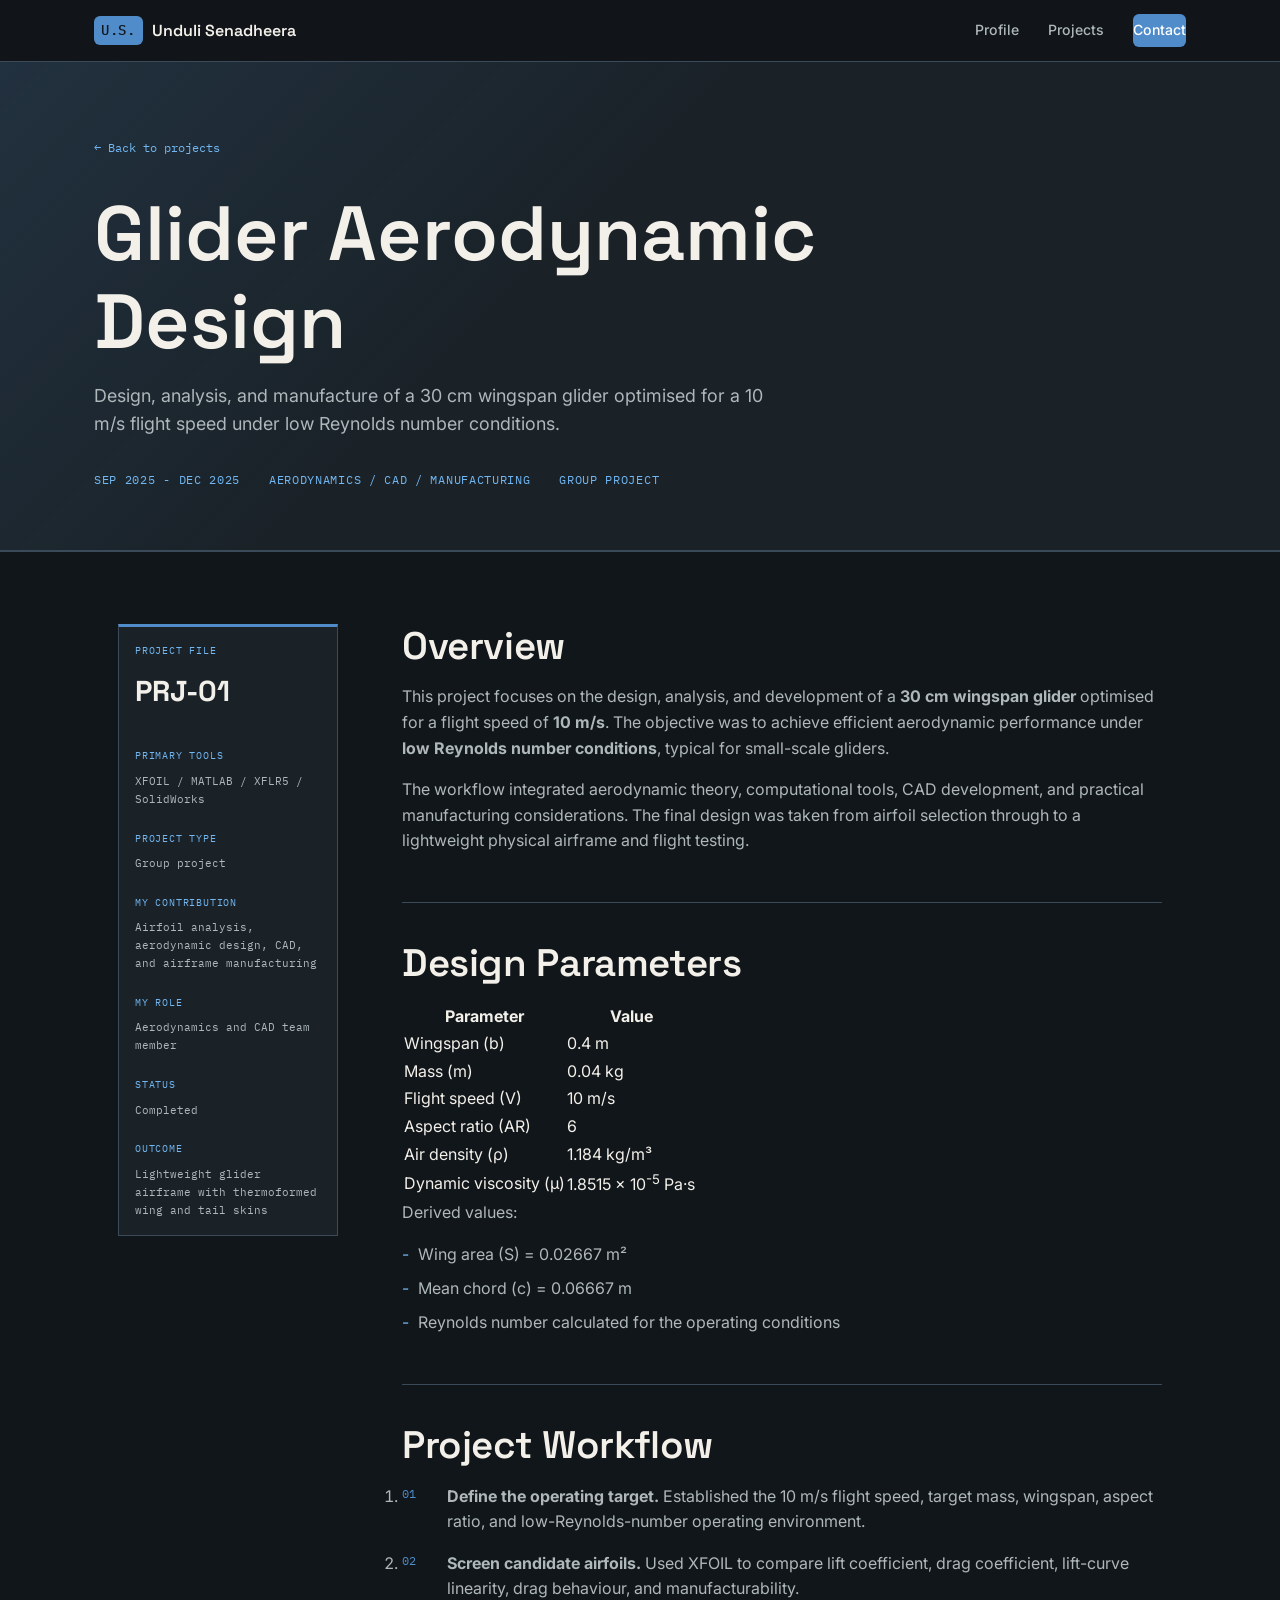
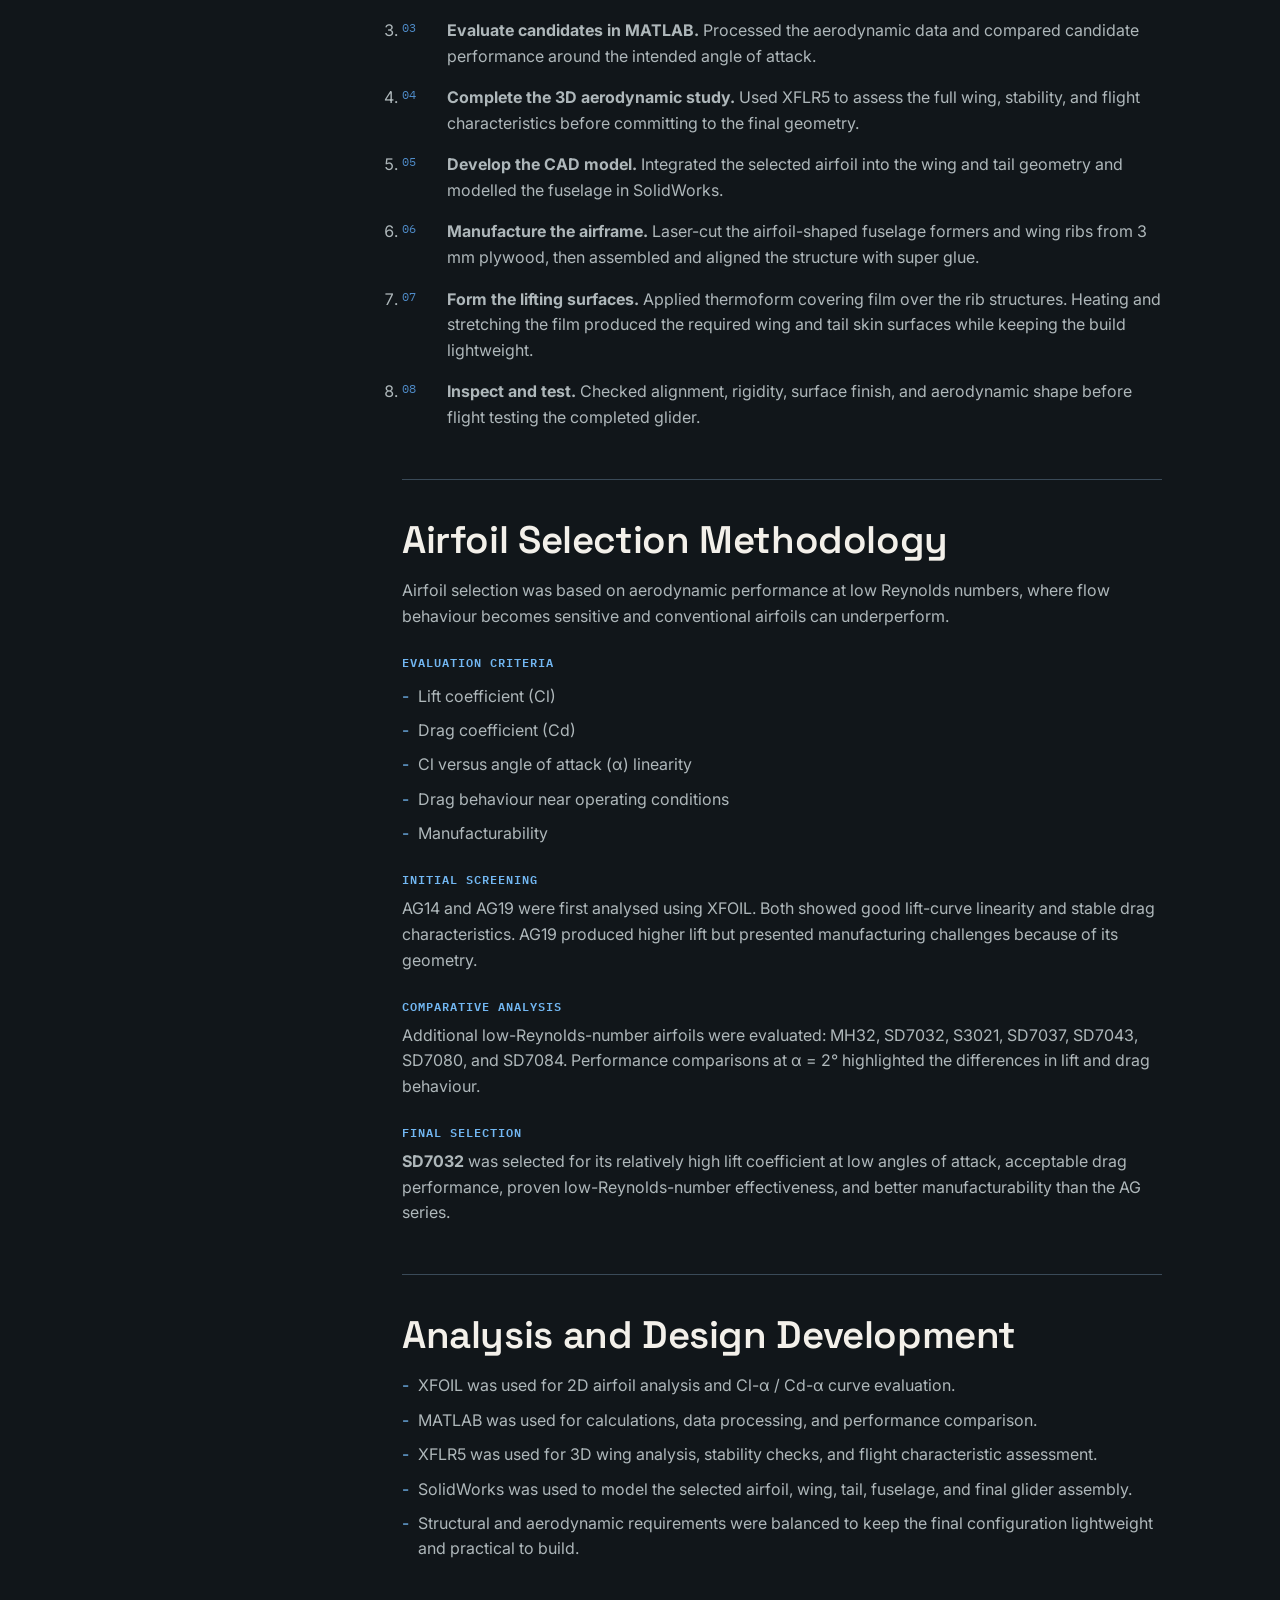
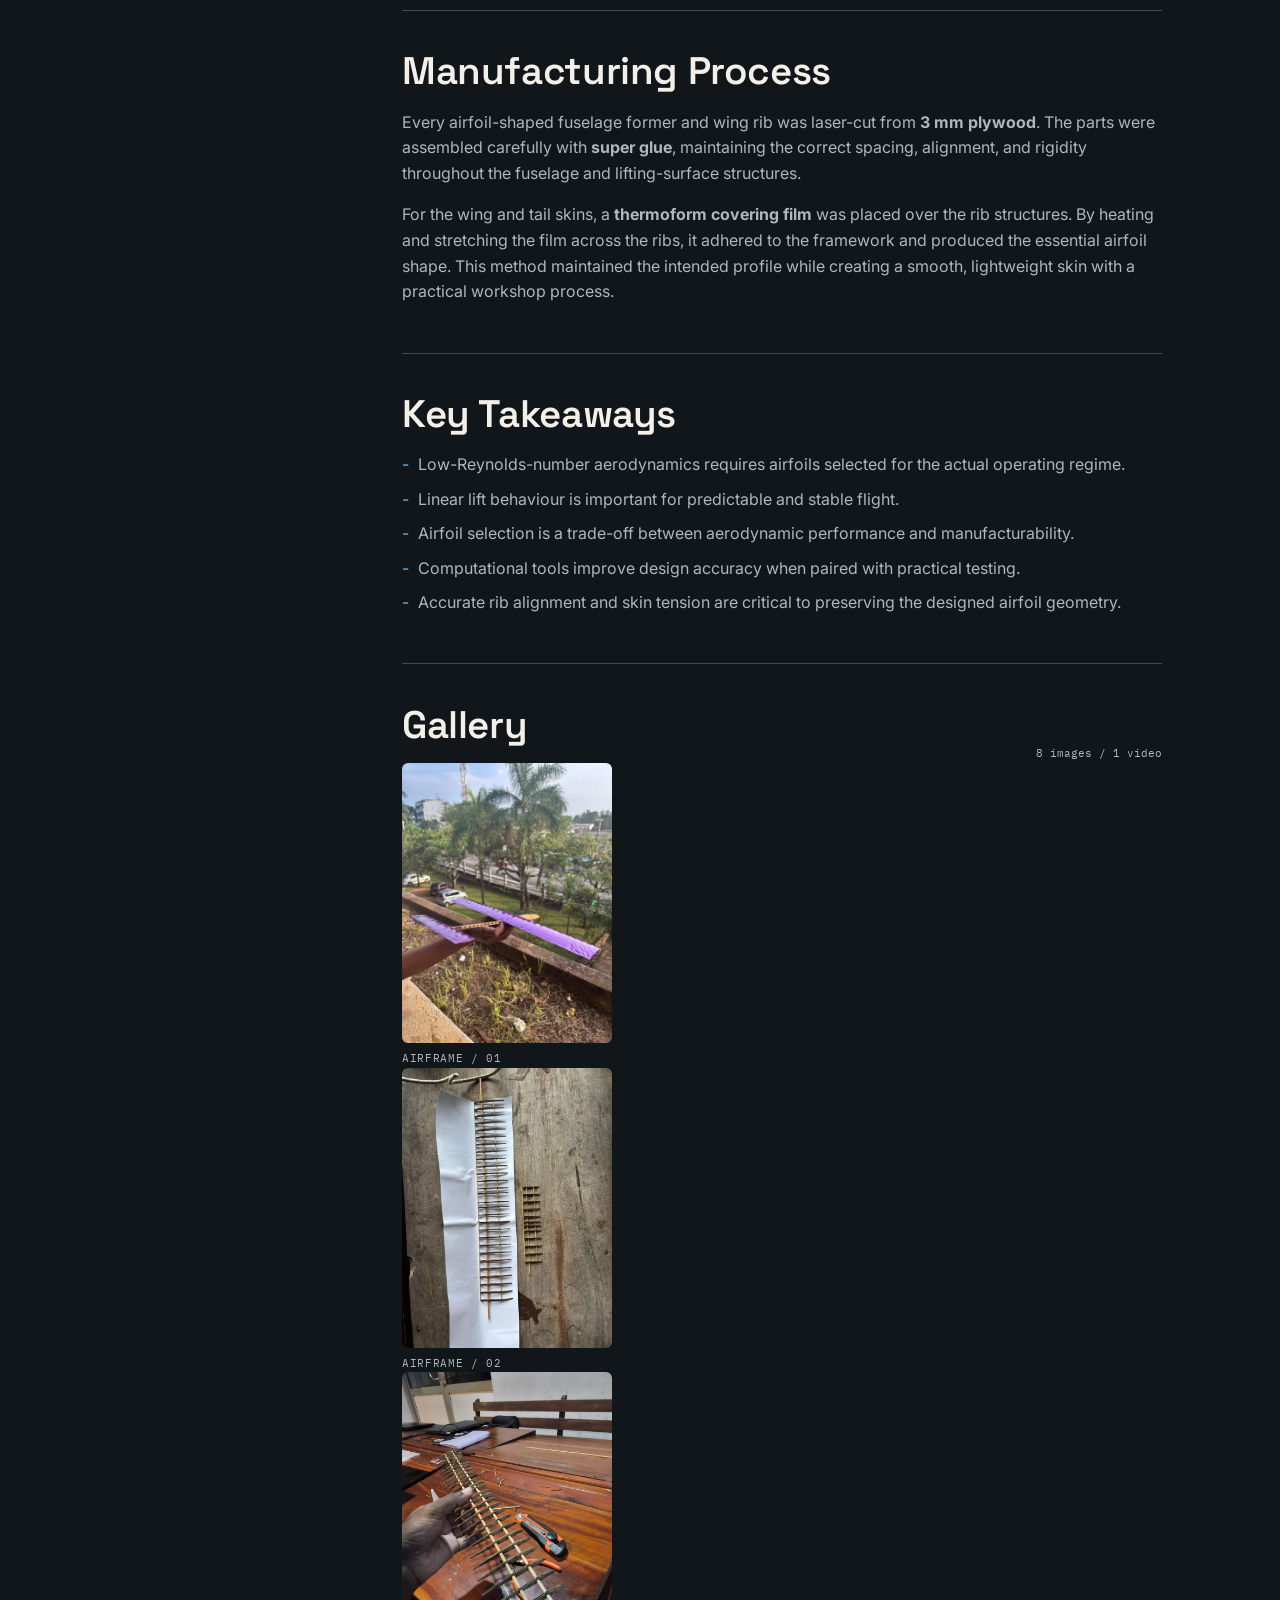
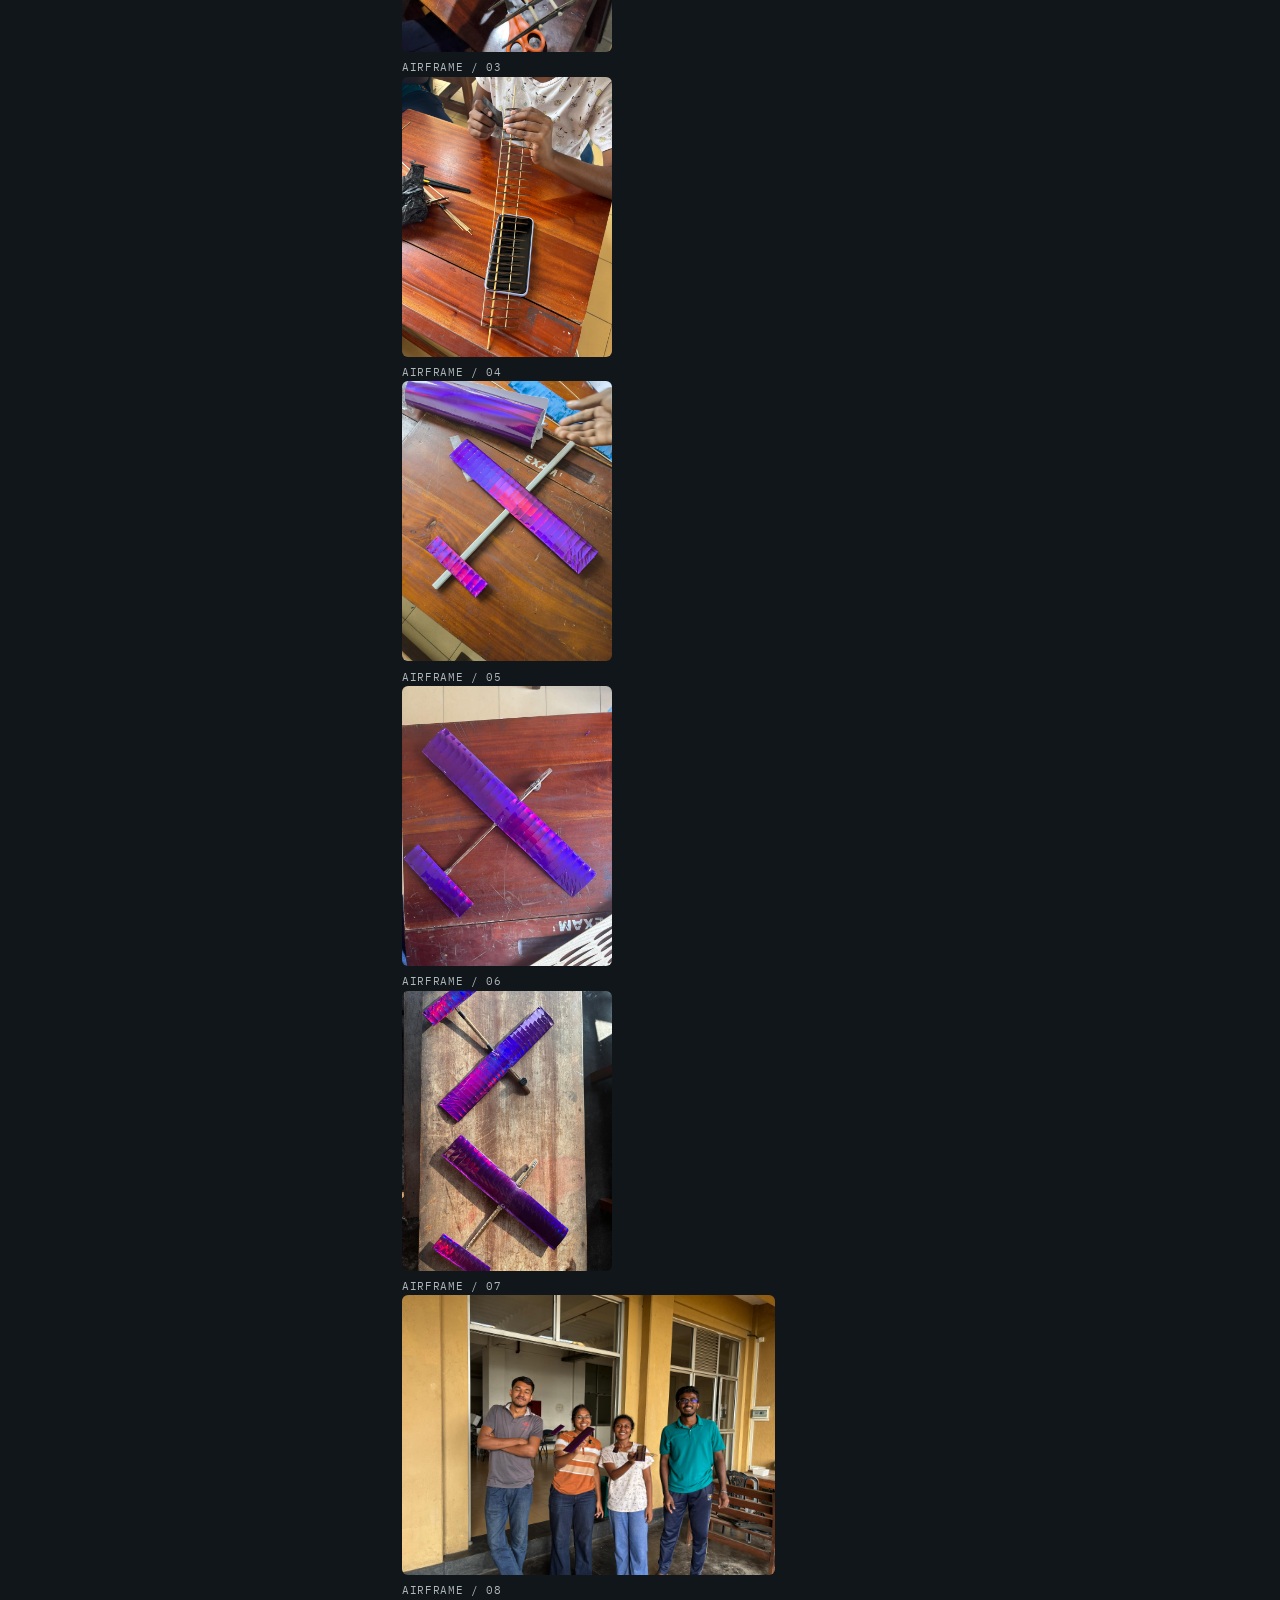
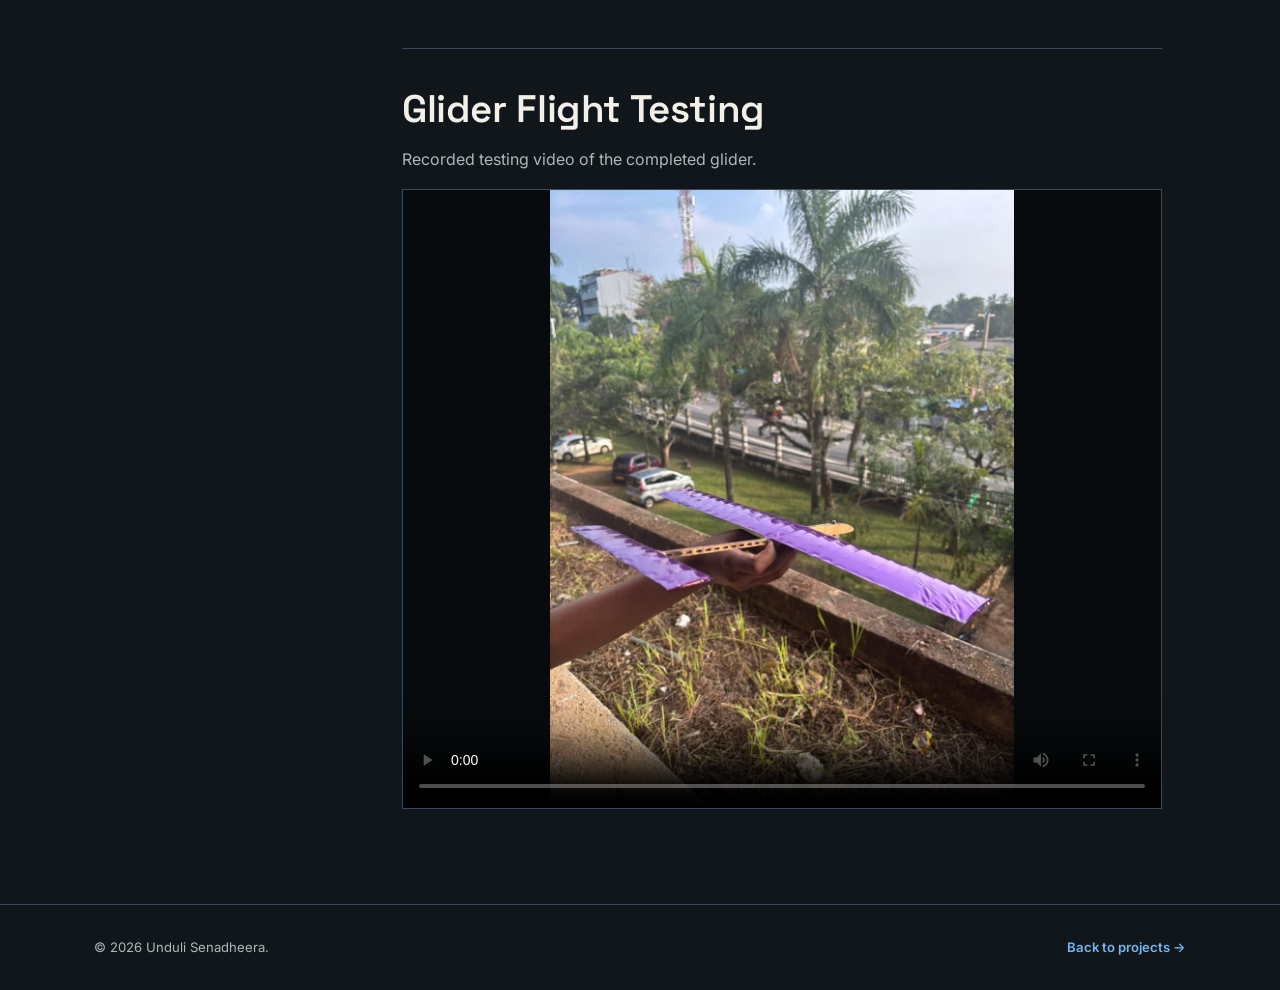
<file: project-glider.html>
<!DOCTYPE html>
<html lang="en">
<head>
  <meta charset="UTF-8">
  <meta name="viewport" content="width=device-width, initial-scale=1.0">
  <title>Glider Aerodynamic Design | Unduli Senadheera</title>
  <meta name="description" content="Detailed workflow for Unduli Senadheera's 30 cm wingspan glider aerodynamic design project.">
  <link rel="preconnect" href="https://fonts.googleapis.com">
  <link rel="preconnect" href="https://fonts.gstatic.com" crossorigin>
  <link href="https://fonts.googleapis.com/css2?family=Space+Grotesk:wght@400;500;600;700&family=Inter:wght@400;500;600;700&family=IBM+Plex+Mono:wght@400;500&display=swap" rel="stylesheet">
  <link rel="stylesheet" href="css/style.css">
</head>
<body>
  <header class="site-header">
    <div class="header-inner">
      <a class="brand" href="index.html" aria-label="Back to Unduli Senadheera portfolio">
        <span class="brand-mark">U.S.</span>
        <span class="brand-name">Unduli Senadheera</span>
      </a>
      <nav class="main-nav project-nav">
        <a href="index.html#about">Profile</a>
        <a href="index.html#projects">Projects</a>
        <a href="index.html#contact" class="nav-cta">Contact</a>
      </nav>
    </div>
  </header>

  <main class="project-page">
    <section class="project-hero">
      <div class="section-inner">
        <a class="back-link" href="index.html#projects">&larr; Back to projects</a>
        <h1>Glider Aerodynamic Design</h1>
        <p class="project-hero-lead">Design, analysis, and manufacture of a 30 cm wingspan glider optimised for a 10 m/s flight speed under low Reynolds number conditions.</p>
        <div class="project-hero-meta">
          <span>Sep 2025 - Dec 2025</span>
          <span>Aerodynamics / CAD / Manufacturing</span>
          <span>Group project</span>
        </div>
      </div>
    </section>

    <section class="section project-content">
      <div class="section-inner">
        <div class="project-content-grid">
          <aside class="project-sidebar">
            <div class="project-index-card">
              <span class="tb-label">Project file</span>
              <strong>PRJ-01</strong>
              <span class="tb-label">Primary tools</span>
              <span>XFOIL / MATLAB / XFLR5 / SolidWorks</span>
              <span class="tb-label">Project type</span>
              <span>Group project</span>
              <span class="tb-label">My contribution</span>
              <span>Airfoil analysis, aerodynamic design, CAD, and airframe manufacturing</span>
              <span class="tb-label">My role</span>
              <span>Aerodynamics and CAD team member</span>
              <span class="tb-label">Status</span>
              <span>Completed</span>
              <span class="tb-label">Outcome</span>
              <span>Lightweight glider airframe with thermoformed wing and tail skins</span>
            </div>
          </aside>

          <div class="project-article">
            <section class="detail-section detail-section--first">
              <h2>Overview</h2>
              <p>This project focuses on the design, analysis, and development of a <strong>30 cm wingspan glider</strong> optimised for a flight speed of <strong>10 m/s</strong>. The objective was to achieve efficient aerodynamic performance under <strong>low Reynolds number conditions</strong>, typical for small-scale gliders.</p>
              <p>The workflow integrated aerodynamic theory, computational tools, CAD development, and practical manufacturing considerations. The final design was taken from airfoil selection through to a lightweight physical airframe and flight testing.</p>
            </section>

            <section class="detail-section">
              <h2>Design Parameters</h2>
              <div class="parameter-table-wrap">
                <table class="parameter-table">
                  <tr><th>Parameter</th><th>Value</th></tr>
                  <tr><td>Wingspan (b)</td><td>0.4 m</td></tr>
                  <tr><td>Mass (m)</td><td>0.04 kg</td></tr>
                  <tr><td>Flight speed (V)</td><td>10 m/s</td></tr>
                  <tr><td>Aspect ratio (AR)</td><td>6</td></tr>
                  <tr><td>Air density (&rho;)</td><td>1.184 kg/m&sup3;</td></tr>
                  <tr><td>Dynamic viscosity (&mu;)</td><td>1.8515 &times; 10<sup>-5</sup> Pa&middot;s</td></tr>
                </table>
              </div>
              <p>Derived values:</p>
              <ul>
                <li>Wing area (S) = 0.02667 m&sup2;</li>
                <li>Mean chord (c) = 0.06667 m</li>
                <li>Reynolds number calculated for the operating conditions</li>
              </ul>
            </section>

            <section class="detail-section">
              <h2>Project Workflow</h2>
              <ol class="workflow-list">
                <li><strong>Define the operating target.</strong> Established the 10 m/s flight speed, target mass, wingspan, aspect ratio, and low-Reynolds-number operating environment.</li>
                <li><strong>Screen candidate airfoils.</strong> Used XFOIL to compare lift coefficient, drag coefficient, lift-curve linearity, drag behaviour, and manufacturability.</li>
                <li><strong>Evaluate candidates in MATLAB.</strong> Processed the aerodynamic data and compared candidate performance around the intended angle of attack.</li>
                <li><strong>Complete the 3D aerodynamic study.</strong> Used XFLR5 to assess the full wing, stability, and flight characteristics before committing to the final geometry.</li>
                <li><strong>Develop the CAD model.</strong> Integrated the selected airfoil into the wing and tail geometry and modelled the fuselage in SolidWorks.</li>
                <li><strong>Manufacture the airframe.</strong> Laser-cut the airfoil-shaped fuselage formers and wing ribs from 3 mm plywood, then assembled and aligned the structure with super glue.</li>
                <li><strong>Form the lifting surfaces.</strong> Applied thermoform covering film over the rib structures. Heating and stretching the film produced the required wing and tail skin surfaces while keeping the build lightweight.</li>
                <li><strong>Inspect and test.</strong> Checked alignment, rigidity, surface finish, and aerodynamic shape before flight testing the completed glider.</li>
              </ol>
            </section>

            <section class="detail-section">
              <h2>Airfoil Selection Methodology</h2>
              <p>Airfoil selection was based on aerodynamic performance at low Reynolds numbers, where flow behaviour becomes sensitive and conventional airfoils can underperform.</p>
              <h3>Evaluation criteria</h3>
              <ul>
                <li>Lift coefficient (Cl)</li>
                <li>Drag coefficient (Cd)</li>
                <li>Cl versus angle of attack (&alpha;) linearity</li>
                <li>Drag behaviour near operating conditions</li>
                <li>Manufacturability</li>
              </ul>
              <h3>Initial screening</h3>
              <p>AG14 and AG19 were first analysed using XFOIL. Both showed good lift-curve linearity and stable drag characteristics. AG19 produced higher lift but presented manufacturing challenges because of its geometry.</p>
              <h3>Comparative analysis</h3>
              <p>Additional low-Reynolds-number airfoils were evaluated: MH32, SD7032, S3021, SD7037, SD7043, SD7080, and SD7084. Performance comparisons at &alpha; = 2&deg; highlighted the differences in lift and drag behaviour.</p>
              <h3>Final selection</h3>
              <p><strong>SD7032</strong> was selected for its relatively high lift coefficient at low angles of attack, acceptable drag performance, proven low-Reynolds-number effectiveness, and better manufacturability than the AG series.</p>
            </section>

            <section class="detail-section">
              <h2>Analysis and Design Development</h2>
              <ul>
                <li>XFOIL was used for 2D airfoil analysis and Cl-&alpha; / Cd-&alpha; curve evaluation.</li>
                <li>MATLAB was used for calculations, data processing, and performance comparison.</li>
                <li>XFLR5 was used for 3D wing analysis, stability checks, and flight characteristic assessment.</li>
                <li>SolidWorks was used to model the selected airfoil, wing, tail, fuselage, and final glider assembly.</li>
                <li>Structural and aerodynamic requirements were balanced to keep the final configuration lightweight and practical to build.</li>
              </ul>
            </section>

            <section class="detail-section">
              <h2>Manufacturing Process</h2>
              <p>Every airfoil-shaped fuselage former and wing rib was laser-cut from <strong>3 mm plywood</strong>. The parts were assembled carefully with <strong>super glue</strong>, maintaining the correct spacing, alignment, and rigidity throughout the fuselage and lifting-surface structures.</p>
              <p>For the wing and tail skins, a <strong>thermoform covering film</strong> was placed over the rib structures. By heating and stretching the film across the ribs, it adhered to the framework and produced the essential airfoil shape. This method maintained the intended profile while creating a smooth, lightweight skin with a practical workshop process.</p>
            </section>

            <section class="detail-section">
              <h2>Key Takeaways</h2>
              <ul>
                <li>Low-Reynolds-number aerodynamics requires airfoils selected for the actual operating regime.</li>
                <li>Linear lift behaviour is important for predictable and stable flight.</li>
                <li>Airfoil selection is a trade-off between aerodynamic performance and manufacturability.</li>
                <li>Computational tools improve design accuracy when paired with practical testing.</li>
                <li>Accurate rib alignment and skin tension are critical to preserving the designed airfoil geometry.</li>
              </ul>
            </section>

            <section class="detail-section">
              <div class="detail-heading-row">
                <div>
                  <h2>Gallery</h2>
                </div>
                <span class="media-count">8 images / 1 video</span>
              </div>
              <div class="media-gallery media-gallery--large">
                <figure><img src="assets/img/30cm glider project/1.jpg" alt="Glider airframe view 1"><figcaption>Airframe / 01</figcaption></figure>
                <figure><img src="assets/img/30cm glider project/2.jpg" alt="Glider airframe view 2"><figcaption>Airframe / 02</figcaption></figure>
                <figure><img src="assets/img/30cm glider project/3.jpg" alt="Glider airframe view 3"><figcaption>Airframe / 03</figcaption></figure>
                <figure><img src="assets/img/30cm glider project/4.jpg" alt="Glider airframe view 4"><figcaption>Airframe / 04</figcaption></figure>
                <figure><img src="assets/img/30cm glider project/5.jpg" alt="Glider airframe view 5"><figcaption>Airframe / 05</figcaption></figure>
                <figure><img src="assets/img/30cm glider project/6.jpg" alt="Glider airframe view 6"><figcaption>Airframe / 06</figcaption></figure>
                <figure><img src="assets/img/30cm glider project/7.jpg" alt="Glider airframe view 7"><figcaption>Airframe / 07</figcaption></figure>
                <figure><img src="assets/img/30cm glider project/8.jpg" alt="Glider airframe view 8"><figcaption>Airframe / 08</figcaption></figure>
              </div>
            </section>

            <section class="detail-section testing-media">
              <div class="detail-heading-row">
                <div>
                  <h2>Glider Flight Testing</h2>
                </div>
              </div>
              <p>Recorded testing video of the completed glider.</p>
              <video controls preload="metadata" poster="assets/img/30cm glider project/1.jpg">
                <source src="assets/img/30cm glider project/9.mp4" type="video/mp4">
                Your browser does not support the video tag.
              </video>
            </section>
          </div>
        </div>
      </div>
    </section>
  </main>

  <footer class="site-footer">
    <div class="section-inner footer-inner">
      <p>&copy; <span id="year">2026</span> Unduli Senadheera.</p>
      <a href="index.html#projects" class="back-to-top">Back to projects &rarr;</a>
    </div>
  </footer>
  <script src="js/script.js"></script>
</body>
</html>
</file>
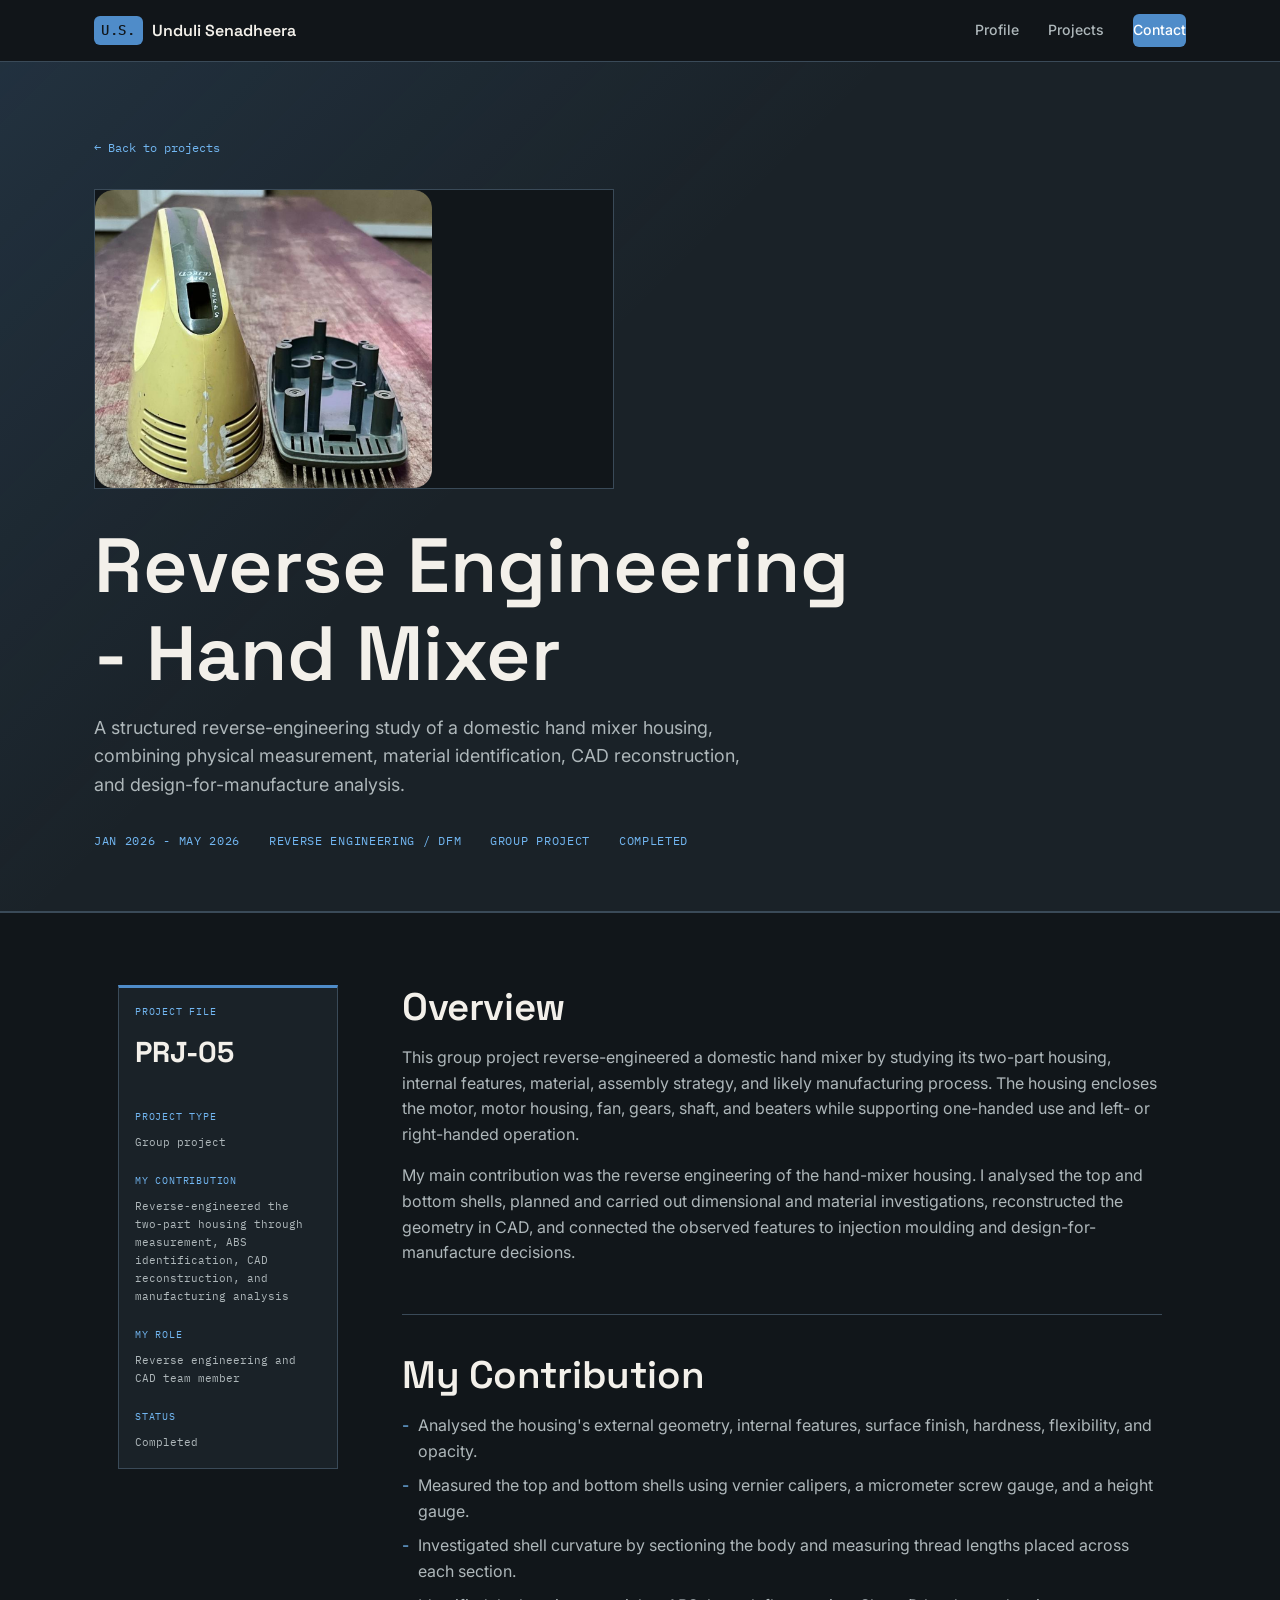
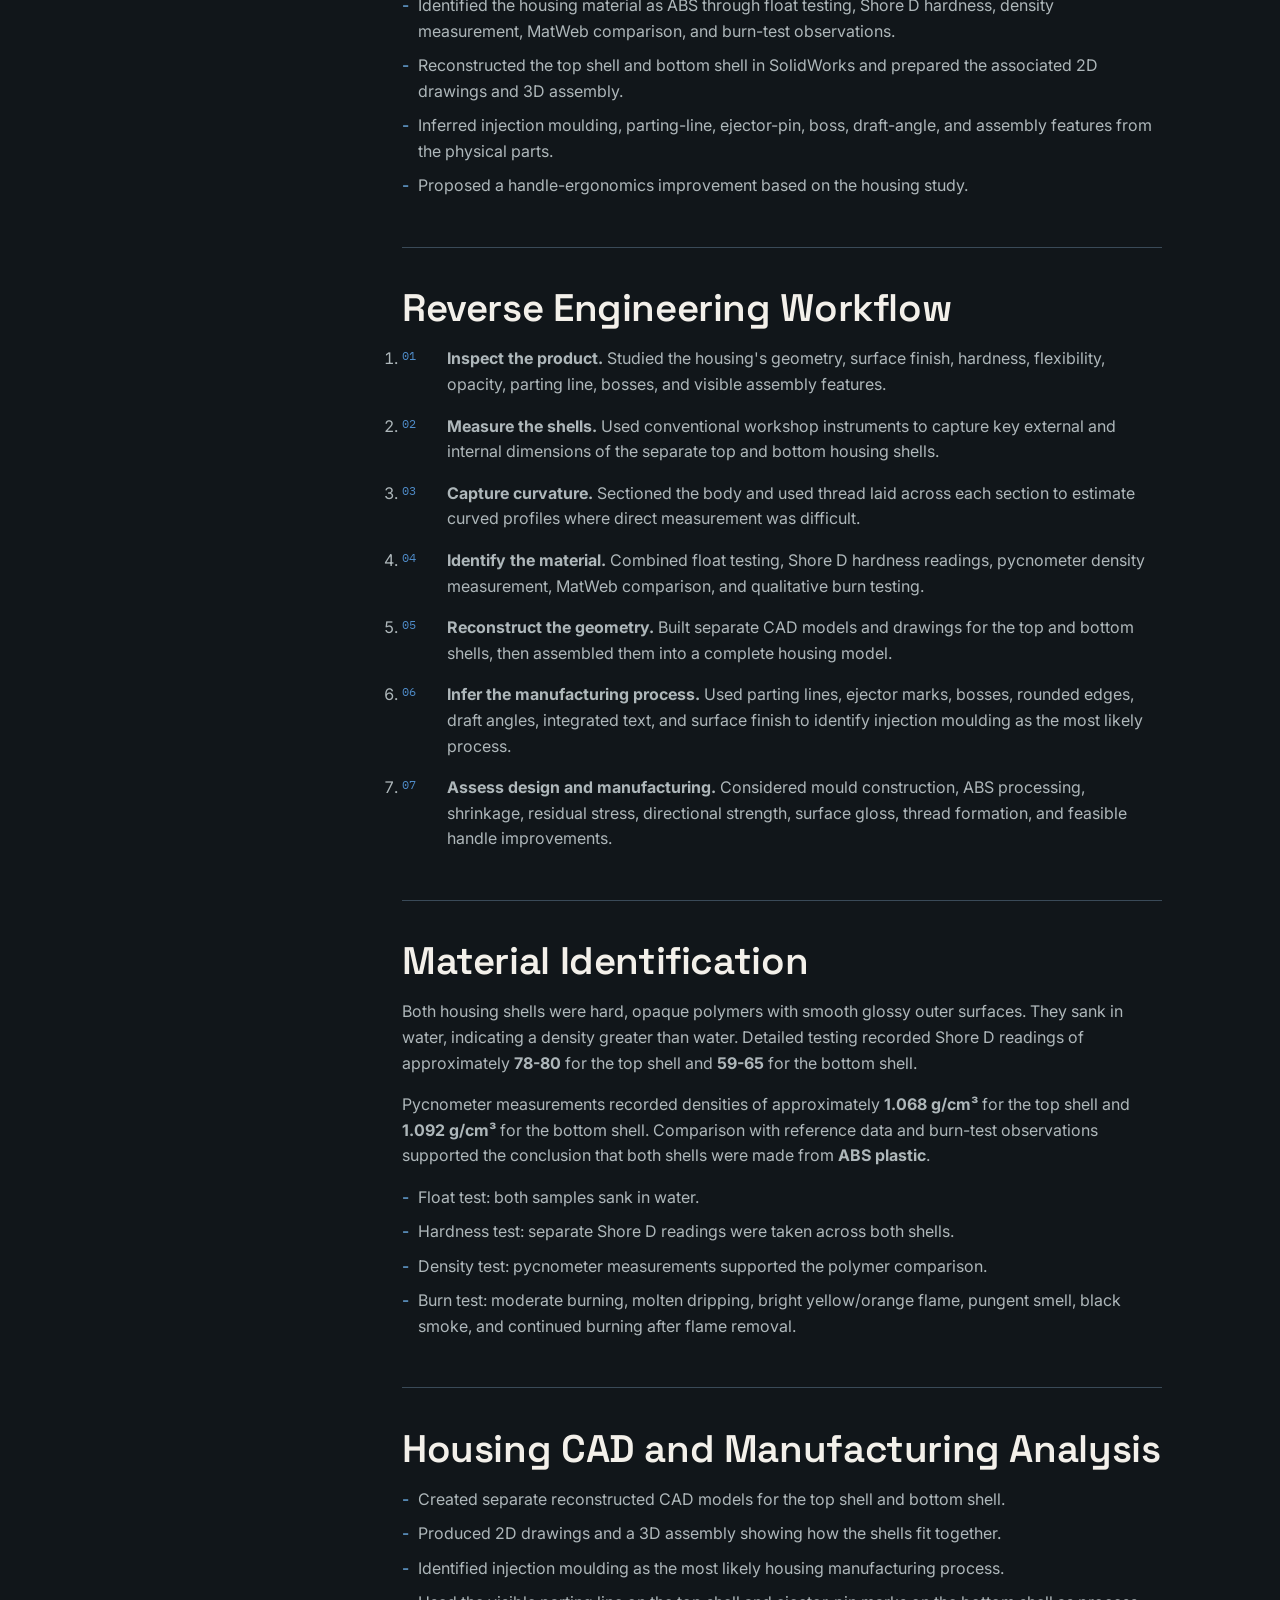
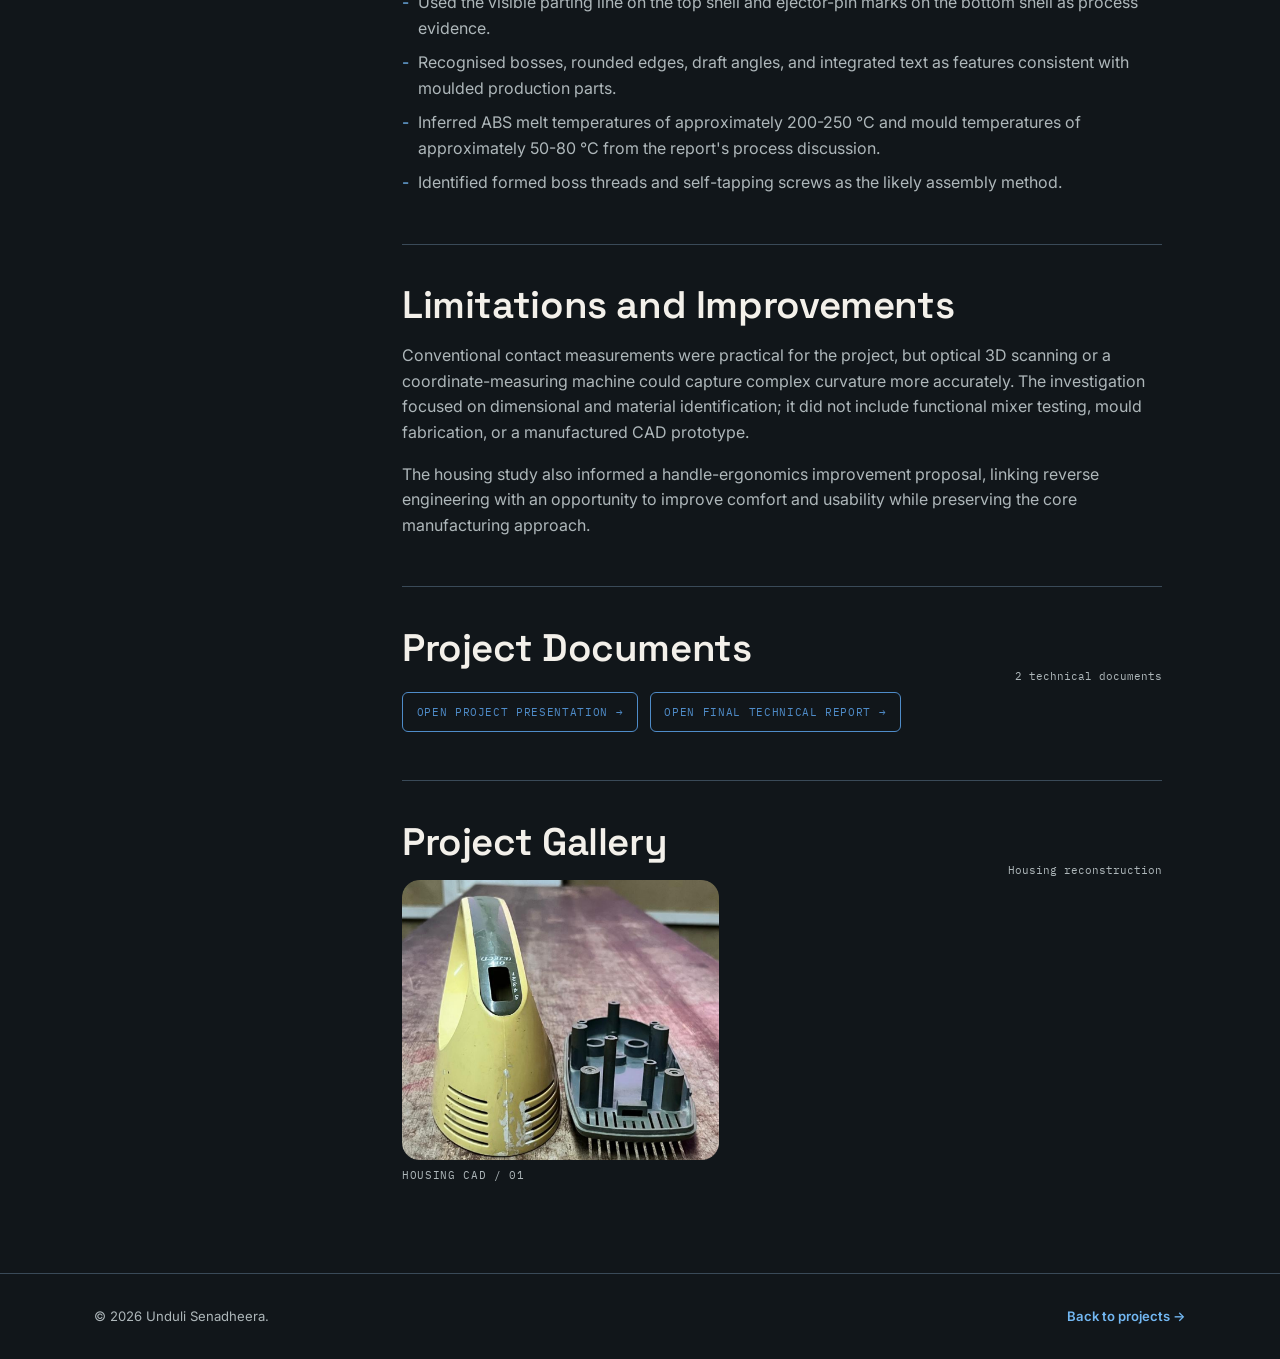
<file: project-hand-mixer.html>
<!DOCTYPE html>
<html lang="en">
<head>
  <meta charset="UTF-8">
  <meta name="viewport" content="width=device-width, initial-scale=1.0">
  <title>Reverse Engineering - Hand Mixer | Unduli Senadheera</title>
  <meta name="description" content="Reverse engineering workflow for the housing of a domestic hand mixer by Unduli Senadheera.">
  <link rel="preconnect" href="https://fonts.googleapis.com">
  <link rel="preconnect" href="https://fonts.gstatic.com" crossorigin>
  <link href="https://fonts.googleapis.com/css2?family=Space+Grotesk:wght@400;500;600;700&family=Inter:wght@400;500;600;700&family=IBM+Plex+Mono:wght@400;500&display=swap" rel="stylesheet">
  <link rel="stylesheet" href="css/style.css">
</head>
<body>
  <header class="site-header">
    <div class="header-inner">
      <a class="brand" href="index.html" aria-label="Back to Unduli Senadheera portfolio">
        <span class="brand-mark">U.S.</span>
        <span class="brand-name">Unduli Senadheera</span>
      </a>
      <nav class="main-nav project-nav">
        <a href="index.html#about">Profile</a>
        <a href="index.html#projects">Projects</a>
        <a href="index.html#contact" class="nav-cta">Contact</a>
      </nav>
    </div>
  </header>

  <main class="project-page">
    <section class="project-hero">
      <div class="section-inner">
        <a class="back-link" href="index.html#projects">&larr; Back to projects</a>
        <img class="project-hero-image" src="assets/img/reverse engineer/1.png" alt="Reconstructed hand mixer housing CAD model">
        <h1>Reverse Engineering - Hand Mixer</h1>
        <p class="project-hero-lead">A structured reverse-engineering study of a domestic hand mixer housing, combining physical measurement, material identification, CAD reconstruction, and design-for-manufacture analysis.</p>
        <div class="project-hero-meta">
          <span>Jan 2026 - May 2026</span>
          <span>Reverse engineering / DFM</span>
          <span>Group project</span>
          <span>Completed</span>
        </div>
      </div>
    </section>

    <section class="section project-content">
      <div class="section-inner">
        <div class="project-content-grid">
          <aside class="project-sidebar">
            <div class="project-index-card">
              <span class="tb-label">Project file</span>
              <strong>PRJ-05</strong>
              <span class="tb-label">Project type</span>
              <span>Group project</span>
              <span class="tb-label">My contribution</span>
              <span>Reverse-engineered the two-part housing through measurement, ABS identification, CAD reconstruction, and manufacturing analysis</span>
              <span class="tb-label">My role</span>
              <span>Reverse engineering and CAD team member</span>
              <span class="tb-label">Status</span>
              <span>Completed</span>
            </div>
          </aside>

          <div class="project-article">
            <section class="detail-section detail-section--first">
              <h2>Overview</h2>
              <p>This group project reverse-engineered a domestic hand mixer by studying its two-part housing, internal features, material, assembly strategy, and likely manufacturing process. The housing encloses the motor, motor housing, fan, gears, shaft, and beaters while supporting one-handed use and left- or right-handed operation.</p>
              <p>My main contribution was the reverse engineering of the hand-mixer housing. I analysed the top and bottom shells, planned and carried out dimensional and material investigations, reconstructed the geometry in CAD, and connected the observed features to injection moulding and design-for-manufacture decisions.</p>
            </section>

            <section class="detail-section">
              <h2>My Contribution</h2>
              <ul>
                <li>Analysed the housing's external geometry, internal features, surface finish, hardness, flexibility, and opacity.</li>
                <li>Measured the top and bottom shells using vernier calipers, a micrometer screw gauge, and a height gauge.</li>
                <li>Investigated shell curvature by sectioning the body and measuring thread lengths placed across each section.</li>
                <li>Identified the housing material as ABS through float testing, Shore D hardness, density measurement, MatWeb comparison, and burn-test observations.</li>
                <li>Reconstructed the top shell and bottom shell in SolidWorks and prepared the associated 2D drawings and 3D assembly.</li>
                <li>Inferred injection moulding, parting-line, ejector-pin, boss, draft-angle, and assembly features from the physical parts.</li>
                <li>Proposed a handle-ergonomics improvement based on the housing study.</li>
              </ul>
            </section>

            <section class="detail-section">
              <h2>Reverse Engineering Workflow</h2>
              <ol class="workflow-list">
                <li><strong>Inspect the product.</strong> Studied the housing's geometry, surface finish, hardness, flexibility, opacity, parting line, bosses, and visible assembly features.</li>
                <li><strong>Measure the shells.</strong> Used conventional workshop instruments to capture key external and internal dimensions of the separate top and bottom housing shells.</li>
                <li><strong>Capture curvature.</strong> Sectioned the body and used thread laid across each section to estimate curved profiles where direct measurement was difficult.</li>
                <li><strong>Identify the material.</strong> Combined float testing, Shore D hardness readings, pycnometer density measurement, MatWeb comparison, and qualitative burn testing.</li>
                <li><strong>Reconstruct the geometry.</strong> Built separate CAD models and drawings for the top and bottom shells, then assembled them into a complete housing model.</li>
                <li><strong>Infer the manufacturing process.</strong> Used parting lines, ejector marks, bosses, rounded edges, draft angles, integrated text, and surface finish to identify injection moulding as the most likely process.</li>
                <li><strong>Assess design and manufacturing.</strong> Considered mould construction, ABS processing, shrinkage, residual stress, directional strength, surface gloss, thread formation, and feasible handle improvements.</li>
              </ol>
            </section>

            <section class="detail-section">
              <h2>Material Identification</h2>
              <p>Both housing shells were hard, opaque polymers with smooth glossy outer surfaces. They sank in water, indicating a density greater than water. Detailed testing recorded Shore D readings of approximately <strong>78-80</strong> for the top shell and <strong>59-65</strong> for the bottom shell.</p>
              <p>Pycnometer measurements recorded densities of approximately <strong>1.068 g/cm&sup3;</strong> for the top shell and <strong>1.092 g/cm&sup3;</strong> for the bottom shell. Comparison with reference data and burn-test observations supported the conclusion that both shells were made from <strong>ABS plastic</strong>.</p>
              <ul>
                <li>Float test: both samples sank in water.</li>
                <li>Hardness test: separate Shore D readings were taken across both shells.</li>
                <li>Density test: pycnometer measurements supported the polymer comparison.</li>
                <li>Burn test: moderate burning, molten dripping, bright yellow/orange flame, pungent smell, black smoke, and continued burning after flame removal.</li>
              </ul>
            </section>

            <section class="detail-section">
              <h2>Housing CAD and Manufacturing Analysis</h2>
              <ul>
                <li>Created separate reconstructed CAD models for the top shell and bottom shell.</li>
                <li>Produced 2D drawings and a 3D assembly showing how the shells fit together.</li>
                <li>Identified injection moulding as the most likely housing manufacturing process.</li>
                <li>Used the visible parting line on the top shell and ejector-pin marks on the bottom shell as process evidence.</li>
                <li>Recognised bosses, rounded edges, draft angles, and integrated text as features consistent with moulded production parts.</li>
                <li>Inferred ABS melt temperatures of approximately 200-250 &deg;C and mould temperatures of approximately 50-80 &deg;C from the report's process discussion.</li>
                <li>Identified formed boss threads and self-tapping screws as the likely assembly method.</li>
              </ul>
            </section>

            <section class="detail-section">
              <h2>Limitations and Improvements</h2>
              <p>Conventional contact measurements were practical for the project, but optical 3D scanning or a coordinate-measuring machine could capture complex curvature more accurately. The investigation focused on dimensional and material identification; it did not include functional mixer testing, mould fabrication, or a manufactured CAD prototype.</p>
              <p>The housing study also informed a handle-ergonomics improvement proposal, linking reverse engineering with an opportunity to improve comfort and usability while preserving the core manufacturing approach.</p>
            </section>

            <section class="detail-section">
              <div class="detail-heading-row">
                <h2>Project Documents</h2>
                <span class="media-count">2 technical documents</span>
              </div>
              <div class="document-links">
                <a class="project-detail-btn" href="assets/img/reverse engineer/presentation.pptx" target="_blank" rel="noreferrer">Open project presentation &rarr;</a>
                <a class="project-detail-btn" href="assets/img/reverse engineer/Hand_mixer_G3.pdf" target="_blank" rel="noreferrer">Open final technical report &rarr;</a>
              </div>
            </section>

            <section class="detail-section">
              <div class="detail-heading-row">
                <h2>Project Gallery</h2>
                <span class="media-count">Housing reconstruction</span>
              </div>
              <div class="media-gallery media-gallery--large">
                <figure><img src="assets/img/reverse engineer/1.png" alt="Hand mixer housing CAD reconstruction"><figcaption>Housing CAD / 01</figcaption></figure>
              </div>
            </section>
          </div>
        </div>
      </div>
    </section>
  </main>

  <footer class="site-footer">
    <div class="section-inner footer-inner">
      <p>&copy; <span id="year">2026</span> Unduli Senadheera.</p>
      <a href="index.html#projects" class="back-to-top">Back to projects &rarr;</a>
    </div>
  </footer>
  <script src="js/script.js"></script>
</body>
</html>
</file>
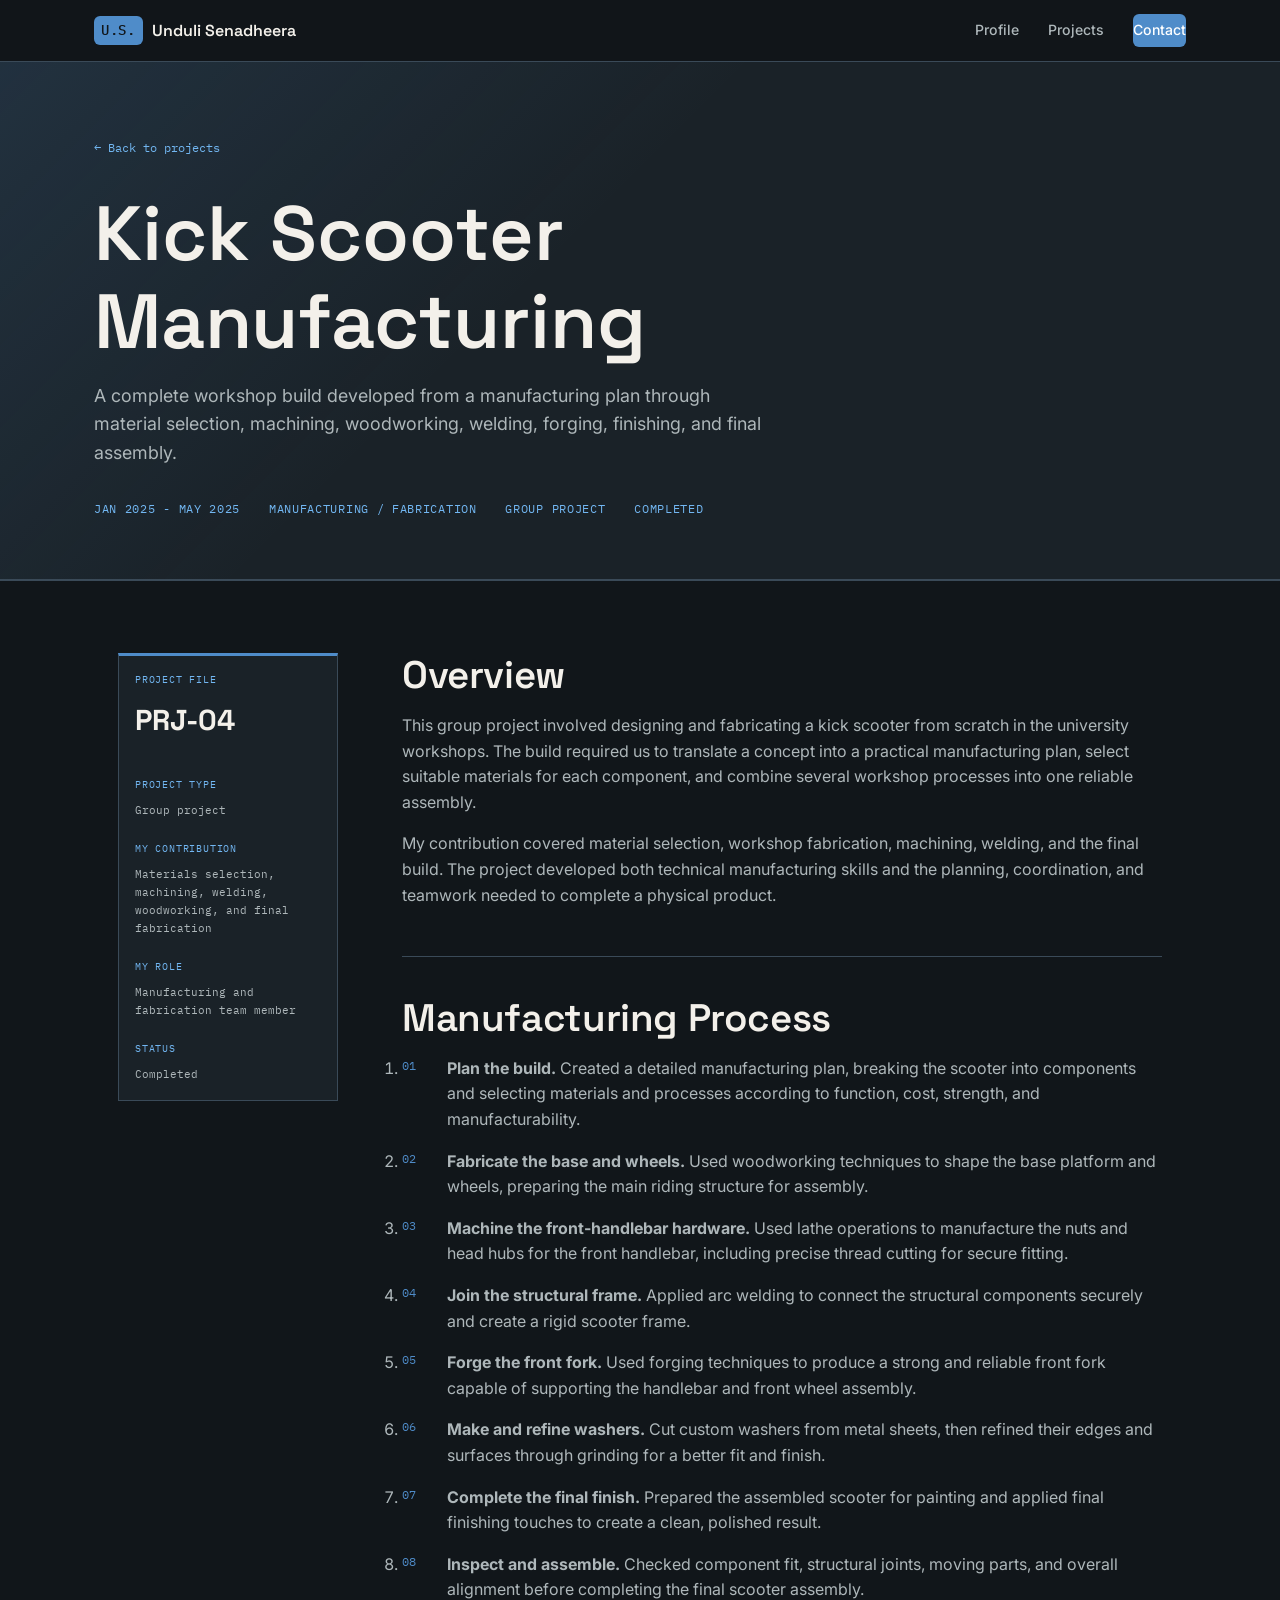
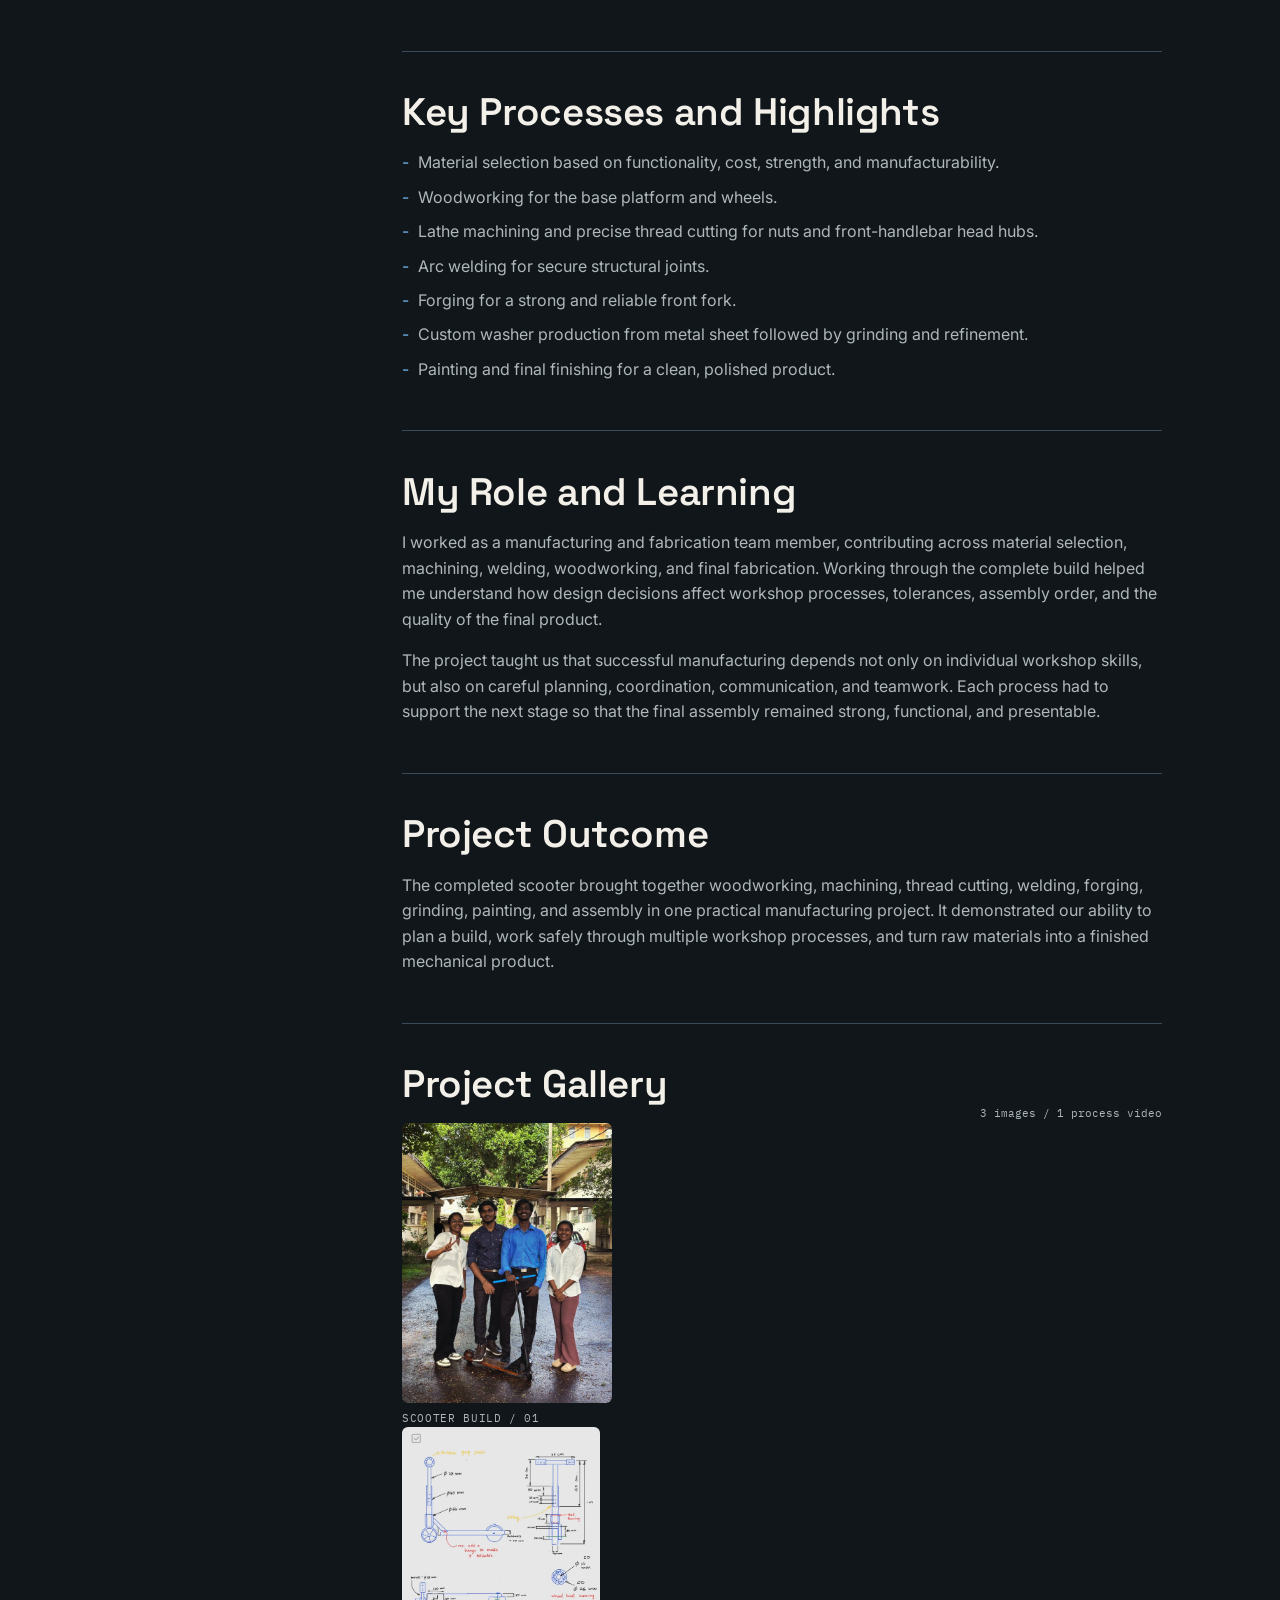
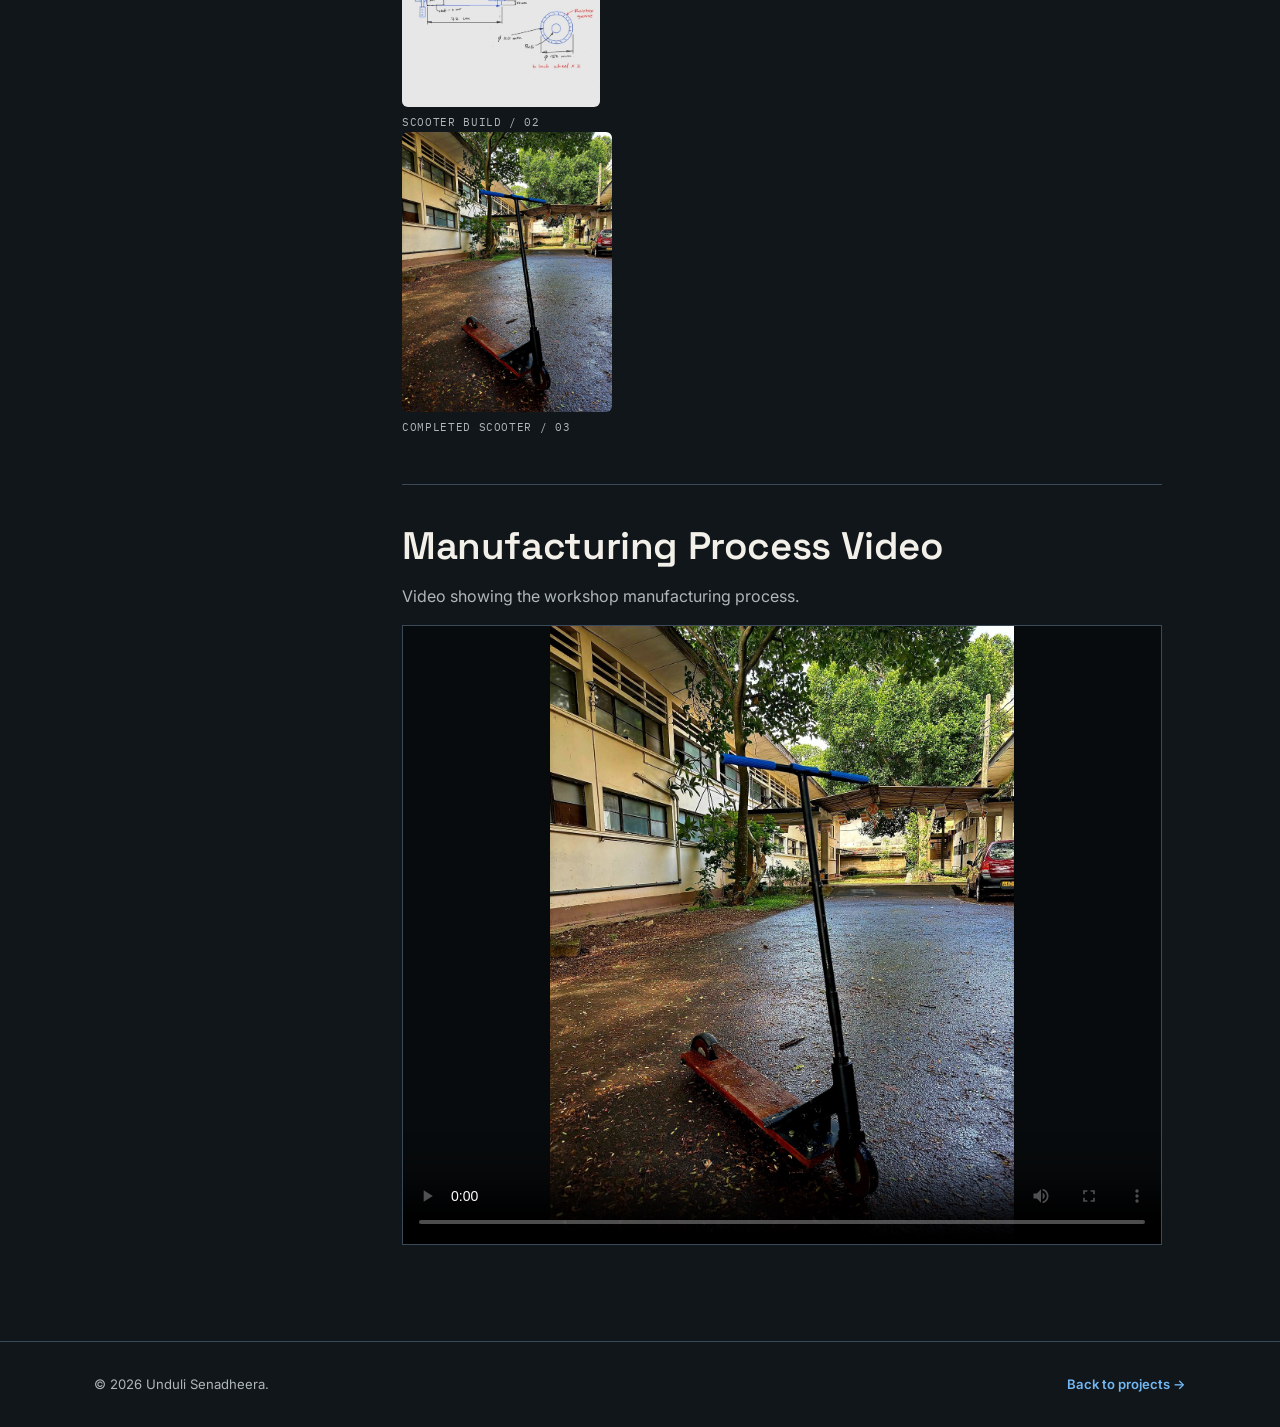
<file: project-scooter.html>
<!DOCTYPE html>
<html lang="en">
<head>
  <meta charset="UTF-8">
  <meta name="viewport" content="width=device-width, initial-scale=1.0">
  <title>Kick Scooter Manufacturing | Unduli Senadheera</title>
  <meta name="description" content="Manufacturing workflow and workshop process for Unduli Senadheera's kick scooter project.">
  <link rel="preconnect" href="https://fonts.googleapis.com">
  <link rel="preconnect" href="https://fonts.gstatic.com" crossorigin>
  <link href="https://fonts.googleapis.com/css2?family=Space+Grotesk:wght@400;500;600;700&family=Inter:wght@400;500;600;700&family=IBM+Plex+Mono:wght@400;500&display=swap" rel="stylesheet">
  <link rel="stylesheet" href="css/style.css">
</head>
<body>
  <header class="site-header">
    <div class="header-inner">
      <a class="brand" href="index.html" aria-label="Back to Unduli Senadheera portfolio">
        <span class="brand-mark">U.S.</span>
        <span class="brand-name">Unduli Senadheera</span>
      </a>
      <nav class="main-nav project-nav">
        <a href="index.html#about">Profile</a>
        <a href="index.html#projects">Projects</a>
        <a href="index.html#contact" class="nav-cta">Contact</a>
      </nav>
    </div>
  </header>

  <main class="project-page">
    <section class="project-hero">
      <div class="section-inner">
        <a class="back-link" href="index.html#projects">&larr; Back to projects</a>
        <h1>Kick Scooter Manufacturing</h1>
        <p class="project-hero-lead">A complete workshop build developed from a manufacturing plan through material selection, machining, woodworking, welding, forging, finishing, and final assembly.</p>
        <div class="project-hero-meta">
          <span>Jan 2025 - May 2025</span>
          <span>Manufacturing / Fabrication</span>
          <span>Group project</span>
          <span>Completed</span>
        </div>
      </div>
    </section>

    <section class="section project-content">
      <div class="section-inner">
        <div class="project-content-grid">
          <aside class="project-sidebar">
            <div class="project-index-card">
              <span class="tb-label">Project file</span>
              <strong>PRJ-04</strong>
              <span class="tb-label">Project type</span>
              <span>Group project</span>
              <span class="tb-label">My contribution</span>
              <span>Materials selection, machining, welding, woodworking, and final fabrication</span>
              <span class="tb-label">My role</span>
              <span>Manufacturing and fabrication team member</span>
              <span class="tb-label">Status</span>
              <span>Completed</span>
            </div>
          </aside>

          <div class="project-article">
            <section class="detail-section detail-section--first">
              <h2>Overview</h2>
              <p>This group project involved designing and fabricating a kick scooter from scratch in the university workshops. The build required us to translate a concept into a practical manufacturing plan, select suitable materials for each component, and combine several workshop processes into one reliable assembly.</p>
              <p>My contribution covered material selection, workshop fabrication, machining, welding, and the final build. The project developed both technical manufacturing skills and the planning, coordination, and teamwork needed to complete a physical product.</p>
            </section>

            <section class="detail-section">
              <h2>Manufacturing Process</h2>
              <ol class="workflow-list">
                <li><strong>Plan the build.</strong> Created a detailed manufacturing plan, breaking the scooter into components and selecting materials and processes according to function, cost, strength, and manufacturability.</li>
                <li><strong>Fabricate the base and wheels.</strong> Used woodworking techniques to shape the base platform and wheels, preparing the main riding structure for assembly.</li>
                <li><strong>Machine the front-handlebar hardware.</strong> Used lathe operations to manufacture the nuts and head hubs for the front handlebar, including precise thread cutting for secure fitting.</li>
                <li><strong>Join the structural frame.</strong> Applied arc welding to connect the structural components securely and create a rigid scooter frame.</li>
                <li><strong>Forge the front fork.</strong> Used forging techniques to produce a strong and reliable front fork capable of supporting the handlebar and front wheel assembly.</li>
                <li><strong>Make and refine washers.</strong> Cut custom washers from metal sheets, then refined their edges and surfaces through grinding for a better fit and finish.</li>
                <li><strong>Complete the final finish.</strong> Prepared the assembled scooter for painting and applied final finishing touches to create a clean, polished result.</li>
                <li><strong>Inspect and assemble.</strong> Checked component fit, structural joints, moving parts, and overall alignment before completing the final scooter assembly.</li>
              </ol>
            </section>

            <section class="detail-section">
              <h2>Key Processes and Highlights</h2>
              <ul>
                <li>Material selection based on functionality, cost, strength, and manufacturability.</li>
                <li>Woodworking for the base platform and wheels.</li>
                <li>Lathe machining and precise thread cutting for nuts and front-handlebar head hubs.</li>
                <li>Arc welding for secure structural joints.</li>
                <li>Forging for a strong and reliable front fork.</li>
                <li>Custom washer production from metal sheet followed by grinding and refinement.</li>
                <li>Painting and final finishing for a clean, polished product.</li>
              </ul>
            </section>

            <section class="detail-section">
              <h2>My Role and Learning</h2>
              <p>I worked as a manufacturing and fabrication team member, contributing across material selection, machining, welding, woodworking, and final fabrication. Working through the complete build helped me understand how design decisions affect workshop processes, tolerances, assembly order, and the quality of the final product.</p>
              <p>The project taught us that successful manufacturing depends not only on individual workshop skills, but also on careful planning, coordination, communication, and teamwork. Each process had to support the next stage so that the final assembly remained strong, functional, and presentable.</p>
            </section>

            <section class="detail-section">
              <h2>Project Outcome</h2>
              <p>The completed scooter brought together woodworking, machining, thread cutting, welding, forging, grinding, painting, and assembly in one practical manufacturing project. It demonstrated our ability to plan a build, work safely through multiple workshop processes, and turn raw materials into a finished mechanical product.</p>
            </section>

            <section class="detail-section">
              <div class="detail-heading-row">
                <h2>Project Gallery</h2>
                <span class="media-count">3 images / 1 process video</span>
              </div>
              <div class="media-gallery media-gallery--large">
                <figure><img src="assets/img/kick scooter/1.jpg" alt="Kick scooter manufacturing project view 1"><figcaption>Scooter build / 01</figcaption></figure>
                <figure><img src="assets/img/kick scooter/2.jpg" alt="Kick scooter manufacturing project view 2"><figcaption>Scooter build / 02</figcaption></figure>
                <figure><img src="assets/img/kick scooter/3.jpg" alt="Completed kick scooter"><figcaption>Completed scooter / 03</figcaption></figure>
              </div>
            </section>

            <section class="detail-section testing-media">
              <h2>Manufacturing Process Video</h2>
              <p>Video showing the workshop manufacturing process.</p>
              <video controls preload="metadata" poster="assets/img/kick scooter/3.jpg">
                <source src="assets/img/kick scooter/video.mp4" type="video/mp4">
                Your browser does not support the video tag.
              </video>
            </section>
          </div>
        </div>
      </div>
    </section>
  </main>

  <footer class="site-footer">
    <div class="section-inner footer-inner">
      <p>&copy; <span id="year">2026</span> Unduli Senadheera.</p>
      <a href="index.html#projects" class="back-to-top">Back to projects &rarr;</a>
    </div>
  </footer>
  <script src="js/script.js"></script>
</body>
</html>
</file>
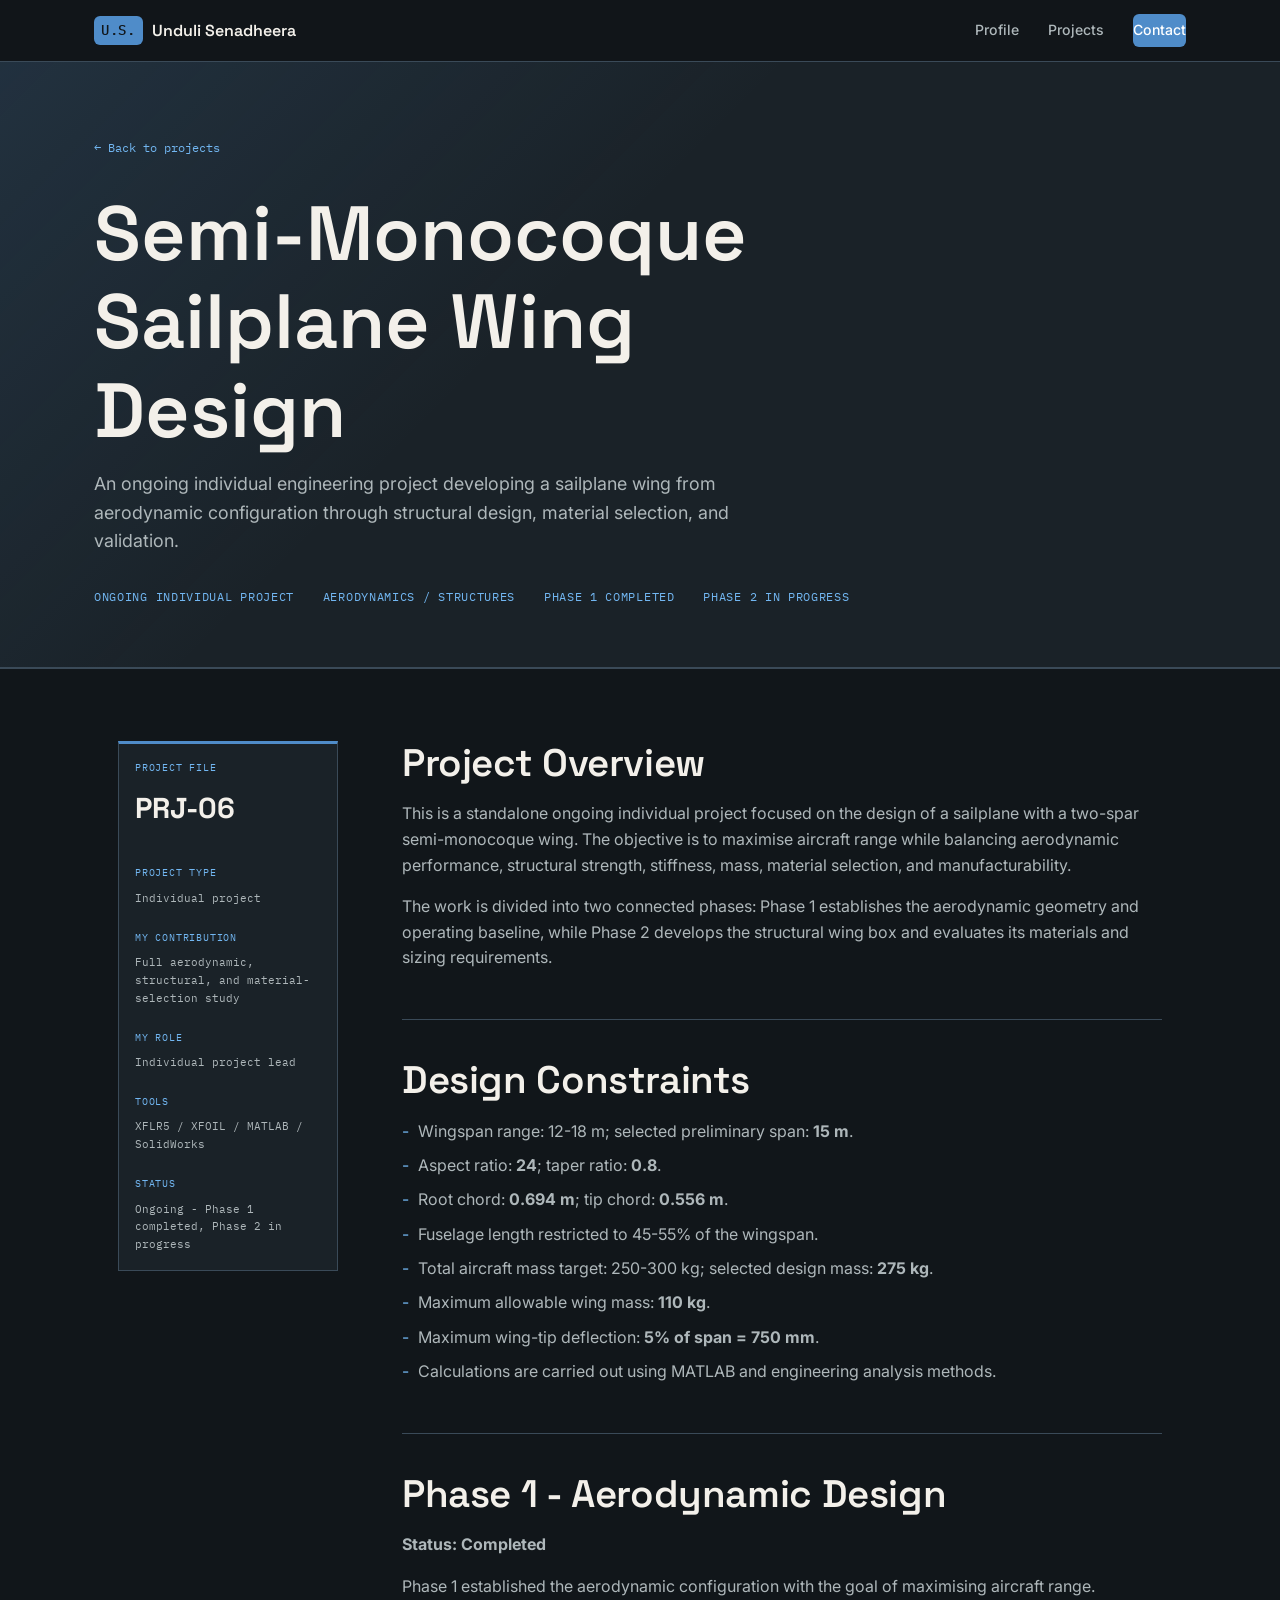
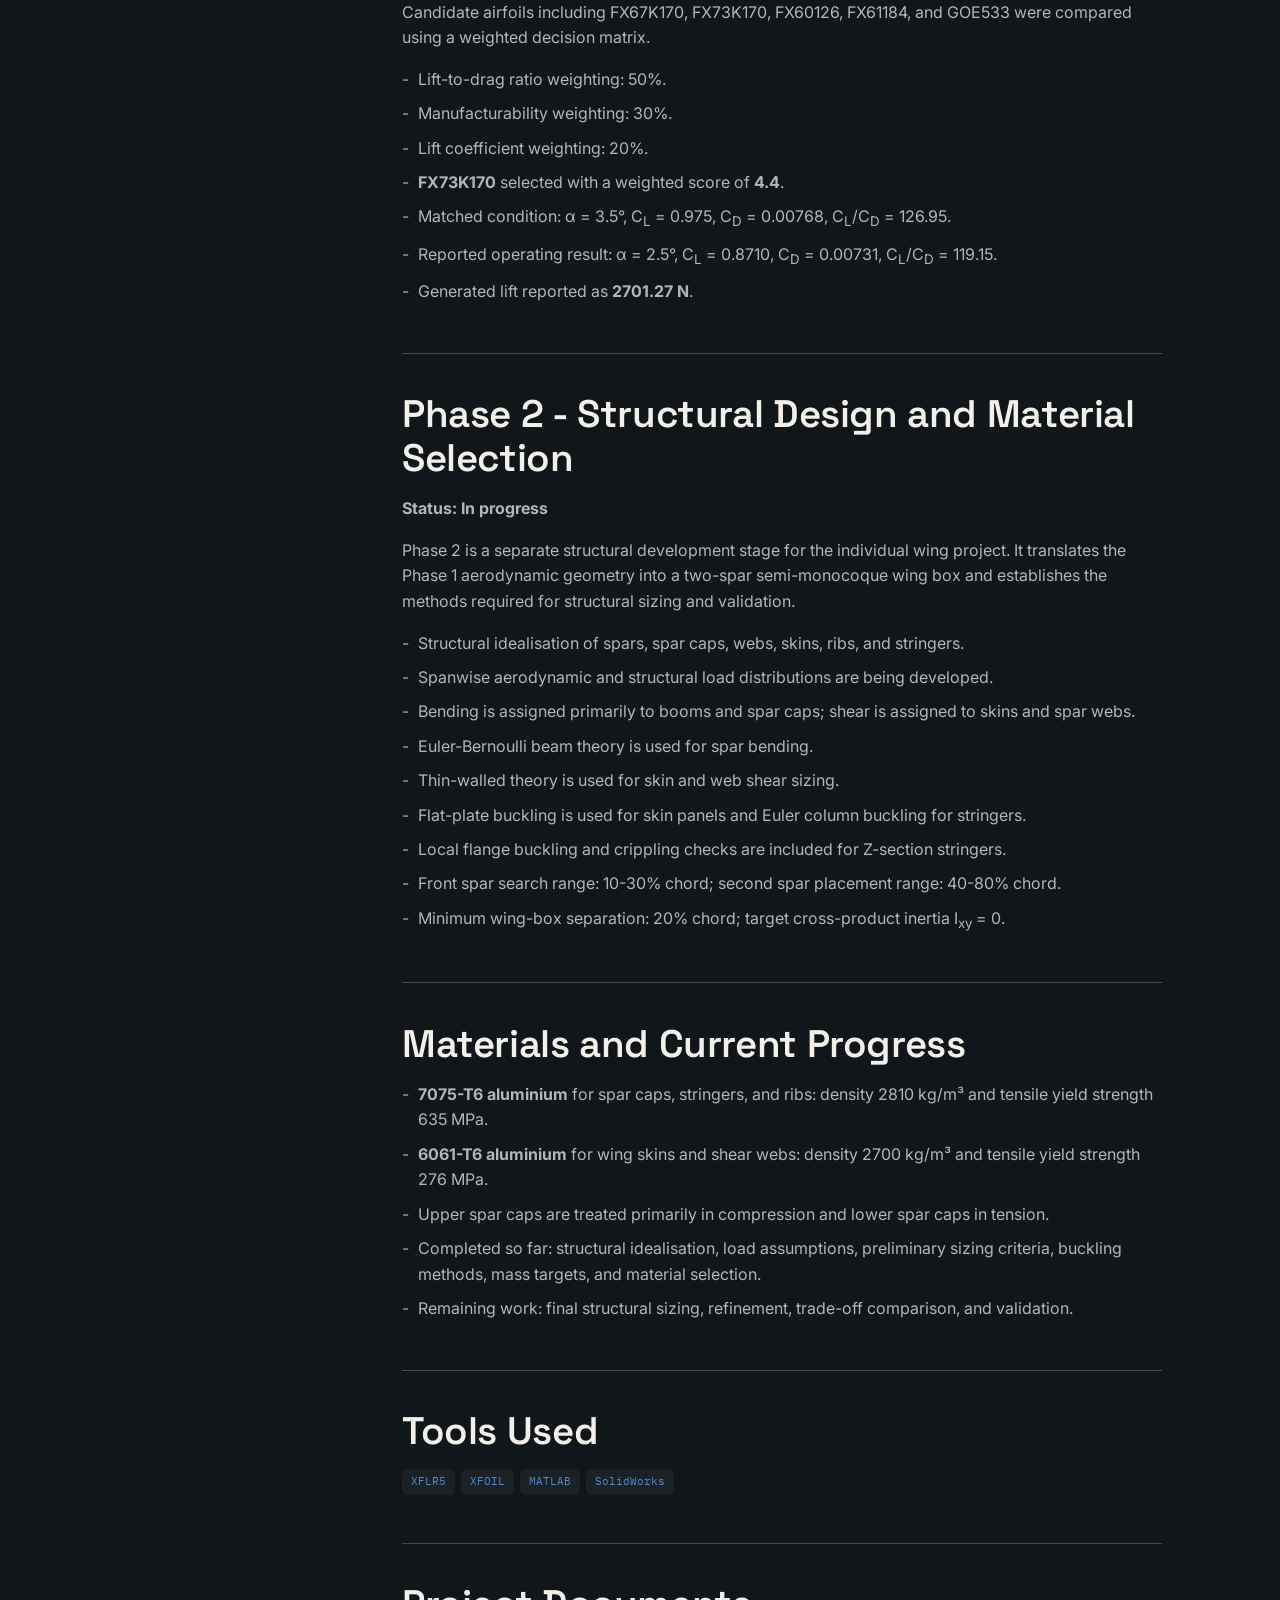
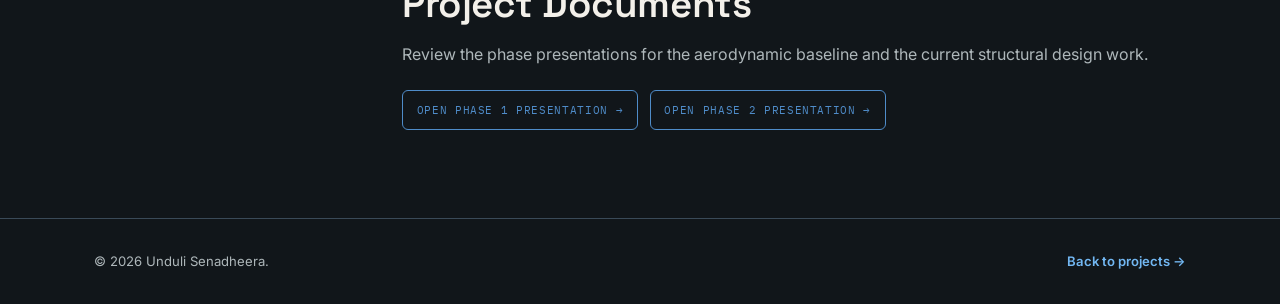
<file: project-wing-design.html>
<!DOCTYPE html>
<html lang="en">
<head>
  <meta charset="UTF-8">
  <meta name="viewport" content="width=device-width, initial-scale=1.0">
  <title>Semi-Monocoque Sailplane Wing Design | Unduli Senadheera</title>
  <meta name="description" content="Ongoing individual sailplane semi-monocoque wing design project by Unduli Senadheera.">
  <link rel="preconnect" href="https://fonts.googleapis.com">
  <link rel="preconnect" href="https://fonts.gstatic.com" crossorigin>
  <link href="https://fonts.googleapis.com/css2?family=Space+Grotesk:wght@400;500;600;700&family=Inter:wght@400;500;600;700&family=IBM+Plex+Mono:wght@400;500&display=swap" rel="stylesheet">
  <link rel="stylesheet" href="css/style.css">
</head>
<body>
  <header class="site-header">
    <div class="header-inner">
      <a class="brand" href="index.html" aria-label="Back to Unduli Senadheera portfolio"><span class="brand-mark">U.S.</span><span class="brand-name">Unduli Senadheera</span></a>
      <nav class="main-nav project-nav"><a href="index.html#about">Profile</a><a href="index.html#projects">Projects</a><a href="index.html#contact" class="nav-cta">Contact</a></nav>
    </div>
  </header>

  <main class="project-page">
    <section class="project-hero">
      <div class="section-inner">
        <a class="back-link" href="index.html#projects">&larr; Back to projects</a>
        <h1>Semi-Monocoque Sailplane Wing Design</h1>
        <p class="project-hero-lead">An ongoing individual engineering project developing a sailplane wing from aerodynamic configuration through structural design, material selection, and validation.</p>
        <div class="project-hero-meta"><span>Ongoing individual project</span><span>Aerodynamics / Structures</span><span>Phase 1 completed</span><span>Phase 2 in progress</span></div>
      </div>
    </section>

    <section class="section project-content">
      <div class="section-inner">
        <div class="project-content-grid">
          <aside class="project-sidebar"><div class="project-index-card">
            <span class="tb-label">Project file</span><strong>PRJ-06</strong>
            <span class="tb-label">Project type</span><span>Individual project</span>
            <span class="tb-label">My contribution</span><span>Full aerodynamic, structural, and material-selection study</span>
            <span class="tb-label">My role</span><span>Individual project lead</span>
            <span class="tb-label">Tools</span><span>XFLR5 / XFOIL / MATLAB / SolidWorks</span>
            <span class="tb-label">Status</span><span>Ongoing - Phase 1 completed, Phase 2 in progress</span>
          </div></aside>

          <div class="project-article">
            <section class="detail-section detail-section--first"><h2>Project Overview</h2>
              <p>This is a standalone ongoing individual project focused on the design of a sailplane with a two-spar semi-monocoque wing. The objective is to maximise aircraft range while balancing aerodynamic performance, structural strength, stiffness, mass, material selection, and manufacturability.</p>
              <p>The work is divided into two connected phases: Phase 1 establishes the aerodynamic geometry and operating baseline, while Phase 2 develops the structural wing box and evaluates its materials and sizing requirements.</p>
            </section>

            <section class="detail-section"><h2>Design Constraints</h2><ul>
              <li>Wingspan range: 12-18 m; selected preliminary span: <strong>15 m</strong>.</li>
              <li>Aspect ratio: <strong>24</strong>; taper ratio: <strong>0.8</strong>.</li>
              <li>Root chord: <strong>0.694 m</strong>; tip chord: <strong>0.556 m</strong>.</li>
              <li>Fuselage length restricted to 45-55% of the wingspan.</li>
              <li>Total aircraft mass target: 250-300 kg; selected design mass: <strong>275 kg</strong>.</li>
              <li>Maximum allowable wing mass: <strong>110 kg</strong>.</li>
              <li>Maximum wing-tip deflection: <strong>5% of span = 750 mm</strong>.</li>
              <li>Calculations are carried out using MATLAB and engineering analysis methods.</li>
            </ul></section>

            <section class="detail-section"><h2>Phase 1 - Aerodynamic Design</h2><p class="status-line"><strong>Status: Completed</strong></p>
              <p>Phase 1 established the aerodynamic configuration with the goal of maximising aircraft range. Candidate airfoils including FX67K170, FX73K170, FX60126, FX61184, and GOE533 were compared using a weighted decision matrix.</p>
              <ul><li>Lift-to-drag ratio weighting: 50%.</li><li>Manufacturability weighting: 30%.</li><li>Lift coefficient weighting: 20%.</li><li><strong>FX73K170</strong> selected with a weighted score of <strong>4.4</strong>.</li><li>Matched condition: &alpha; = 3.5&deg;, C<sub>L</sub> = 0.975, C<sub>D</sub> = 0.00768, C<sub>L</sub>/C<sub>D</sub> = 126.95.</li><li>Reported operating result: &alpha; = 2.5&deg;, C<sub>L</sub> = 0.8710, C<sub>D</sub> = 0.00731, C<sub>L</sub>/C<sub>D</sub> = 119.15.</li><li>Generated lift reported as <strong>2701.27 N</strong>.</li></ul>
            </section>

            <section class="detail-section"><h2>Phase 2 - Structural Design and Material Selection</h2><p class="status-line"><strong>Status: In progress</strong></p>
              <p>Phase 2 is a separate structural development stage for the individual wing project. It translates the Phase 1 aerodynamic geometry into a two-spar semi-monocoque wing box and establishes the methods required for structural sizing and validation.</p>
              <ul><li>Structural idealisation of spars, spar caps, webs, skins, ribs, and stringers.</li><li>Spanwise aerodynamic and structural load distributions are being developed.</li><li>Bending is assigned primarily to booms and spar caps; shear is assigned to skins and spar webs.</li><li>Euler-Bernoulli beam theory is used for spar bending.</li><li>Thin-walled theory is used for skin and web shear sizing.</li><li>Flat-plate buckling is used for skin panels and Euler column buckling for stringers.</li><li>Local flange buckling and crippling checks are included for Z-section stringers.</li><li>Front spar search range: 10-30% chord; second spar placement range: 40-80% chord.</li><li>Minimum wing-box separation: 20% chord; target cross-product inertia I<sub>xy</sub> = 0.</li></ul>
            </section>

            <section class="detail-section"><h2>Materials and Current Progress</h2><ul>
              <li><strong>7075-T6 aluminium</strong> for spar caps, stringers, and ribs: density 2810 kg/m&sup3; and tensile yield strength 635 MPa.</li>
              <li><strong>6061-T6 aluminium</strong> for wing skins and shear webs: density 2700 kg/m&sup3; and tensile yield strength 276 MPa.</li>
              <li>Upper spar caps are treated primarily in compression and lower spar caps in tension.</li>
              <li>Completed so far: structural idealisation, load assumptions, preliminary sizing criteria, buckling methods, mass targets, and material selection.</li>
              <li>Remaining work: final structural sizing, refinement, trade-off comparison, and validation.</li>
            </ul></section>

            <section class="detail-section"><h2>Tools Used</h2><div class="project-tags"><span>XFLR5</span><span>XFOIL</span><span>MATLAB</span><span>SolidWorks</span></div></section>

            <section class="detail-section"><h2>Project Documents</h2><p>Review the phase presentations for the aerodynamic baseline and the current structural design work.</p><div class="document-links"><a class="project-detail-btn" href="assets/img/wing design/Design of a sailplane with a semi-monocoque wing.pptx" target="_blank" rel="noreferrer">Open Phase 1 presentation &rarr;</a><a class="project-detail-btn" href="assets/img/wing design/II. Structural Design and Material Selection.pptx" target="_blank" rel="noreferrer">Open Phase 2 presentation &rarr;</a></div></section>
          </div>
        </div>
      </div>
    </section>
  </main>
  <footer class="site-footer"><div class="section-inner footer-inner"><p>&copy; <span id="year">2026</span> Unduli Senadheera.</p><a href="index.html#projects" class="back-to-top">Back to projects &rarr;</a></div></footer>
  <script src="js/script.js"></script>
</body>
</html>
</file>
<file: css/style.css>
/* =========================================================
   UNDULI SENADHEERA — PORTFOLIO
  Design language: industrial editorial / engineering studio
  Palette: graphite + steel blue + electric blue
   ========================================================= */

:root {
  /* --- Color tokens --- */
  --navy:        #F3F0EA;   /* primary ink / text */
  --blue-deep:   #4F8CC9;   /* primary accent */
  --blue-mid:    #72B7F2;   /* interactive / accent */
  --blue-sky:    #B9D7F5;   /* highlight accent */
  --blue-line:   #3A4A58;   /* hairlines */
  --blue-line-soft: #27343F;
  --paper:       #11161A;   /* base background */
  --paper-alt:   #1A2228;   /* alternate section background */
  --ink-soft:    #AEB7BA;   /* secondary text */

  /* --- Type --- */
  --font-display: 'Space Grotesk', 'IBM Plex Sans', sans-serif;
  --font-body:    'Inter', -apple-system, BlinkMacSystemFont, sans-serif;
  --font-mono:    'IBM Plex Mono', 'Courier New', monospace;

  /* --- Layout --- */
  --max-width: 1140px;
  --radius: 6px;
}

/* ---------- Reset ---------- */
* { box-sizing: border-box; margin: 0; padding: 0; }

html { scroll-behavior: smooth; }

@media (prefers-reduced-motion: reduce) {
  html { scroll-behavior: auto; }
  * { animation-duration: 0.001ms !important; animation-iteration-count: 1 !important; transition-duration: 0.001ms !important; }
}

body {
  font-family: var(--font-body);
  color: var(--navy);
  background: #11161A;
  line-height: 1.6;
  -webkit-font-smoothing: antialiased;
}

img { max-width: 100%; display: block; }
a { color: inherit; text-decoration: none; }
ul { list-style: none; }

h1, h2, h3 { font-family: var(--font-display); font-weight: 600; line-height: 1.15; }
h2 { font-size: clamp(1.7rem, 3.2vw, 2.4rem); margin-bottom: 1.5rem; letter-spacing: -0.01em; }
h3 { font-size: 1.15rem; margin-bottom: 0.4rem; }

:focus-visible {
  outline: 2px solid var(--blue-mid);
  outline-offset: 3px;
}

.section-inner {
  max-width: var(--max-width);
  margin: 0 auto;
  padding: 0 1.5rem;
}

/* ---------- Sheet label / eyebrow (signature drafting motif) ---------- */
.sheet-label,
.eyebrow {
  font-family: var(--font-mono);
  font-size: 0.72rem;
  letter-spacing: 0.12em;
  text-transform: uppercase;
  color: var(--blue-mid);
  margin-bottom: 0.9rem;
  display: inline-block;
  border-bottom: 1px solid var(--blue-line);
  padding-bottom: 0.4rem;
}

/* ---------- Header / Nav ---------- */
.site-header {
  position: sticky;
  top: 0;
  z-index: 100;
  background: rgba(17,22,26,0.94);
  backdrop-filter: blur(8px);
  border-bottom: 1px solid var(--blue-line);
}

.header-inner {
  max-width: var(--max-width);
  margin: 0 auto;
  padding: 0.9rem 1.5rem;
  display: flex;
  align-items: center;
  justify-content: space-between;
}

.brand { display: flex; align-items: center; gap: 0.6rem; }
.brand-mark {
  font-family: var(--font-mono);
  font-weight: 500;
  font-size: 0.85rem;
  color: var(--paper);
  background: var(--blue-deep);
  padding: 0.25rem 0.45rem;
  border-radius: var(--radius);
  letter-spacing: 0.04em;
}
.brand-name {
  font-family: var(--font-display);
  font-weight: 600;
  font-size: 1rem;
  color: var(--navy);
}

.main-nav { display: flex; align-items: center; gap: 1.8rem; }
.main-nav a {
  font-size: 0.88rem;
  color: var(--ink-soft);
  font-weight: 500;
  position: relative;
  padding: 0.3rem 0;
  transition: color 0.15s ease;
}
.main-nav a:not(.nav-cta):after {
  content: "";
  position: absolute;
  left: 0; right: 0; bottom: -2px;
  height: 2px;
  background: var(--blue-mid);
  transform: scaleX(0);
  transform-origin: left;
  transition: transform 0.2s ease;
}
.main-nav a:not(.nav-cta):hover { color: var(--navy); }
.main-nav a:not(.nav-cta):hover:after { transform: scaleX(1); }

.nav-cta {
  background: var(--blue-deep);
  color: #fff !important;
  padding: 0.5rem 1rem;
  border-radius: var(--radius);
  font-weight: 600;
}
.nav-cta:hover { background: var(--blue-mid); }

.nav-toggle {
  display: none;
  flex-direction: column;
  gap: 5px;
  background: none;
  border: none;
  cursor: pointer;
  padding: 0.4rem;
}
.nav-toggle span {
  width: 22px; height: 2px;
  background: var(--navy);
  border-radius: 2px;
}

/* ---------- Hero ---------- */
.hero {
  position: relative;
  overflow: hidden;
  padding: 4.5rem 1.5rem 0;
  min-height: 620px;
  background:
    radial-gradient(circle at 86% 18%, rgba(79,140,201,0.2), transparent 25%),
    linear-gradient(135deg, #11161A 0%, #202A31 100%);
}

.blueprint-grid {
  position: absolute;
  inset: 0;
  background-image: linear-gradient(120deg, transparent 0 49%, rgba(114,183,242,0.09) 49.2% 49.5%, transparent 49.7% 100%);
  background-size: 76px 76px;
  mask-image: linear-gradient(to bottom, black 0%, black 70%, transparent 100%);
  -webkit-mask-image: linear-gradient(to bottom, black 0%, black 70%, transparent 100%);
  pointer-events: none;
}

.hero-inner {
  position: relative;
  max-width: var(--max-width);
  margin: 0 auto;
  padding-top: 2.5rem;
  padding-bottom: 5rem;
  z-index: 1;
}

.hero-name {
  font-size: clamp(2.6rem, 7vw, 5.2rem);
  color: var(--navy);
  margin: 0.6rem 0 1rem;
  letter-spacing: -0.02em;
}

.hero-role {
  font-family: var(--font-mono);
  font-size: clamp(0.95rem, 1.6vw, 1.15rem);
  color: var(--blue-deep);
  margin-bottom: 1.1rem;
}

.hero-tagline {
  max-width: 46ch;
  color: var(--ink-soft);
  font-size: 1.05rem;
  margin-bottom: 2.2rem;
}

.hero-actions { display: flex; flex-wrap: wrap; gap: 0.9rem; align-items: center; }

.btn {
  font-family: var(--font-body);
  font-weight: 600;
  font-size: 0.92rem;
  padding: 0.75rem 1.4rem;
  border-radius: var(--radius);
  border: 1.5px solid transparent;
  transition: all 0.18s ease;
  display: inline-block;
}
.btn-primary { background: var(--blue-deep); color: #fff; }
.btn-primary:hover { background: var(--blue-mid); transform: translateY(-1px); }
.btn-outline { border-color: var(--blue-deep); color: var(--blue-deep); }
.btn-outline:hover { background: var(--blue-deep); color: #fff; }
.btn-text { color: var(--blue-mid); font-weight: 600; padding: 0.75rem 0.2rem; }
.btn-text:hover { color: var(--blue-deep); }

/* ---------- Title block (drafting-sheet signature) ---------- */
.title-block {
  position: relative;
  z-index: 1;
  max-width: var(--max-width);
  margin: 0 auto;
  border: 1.5px solid var(--blue-deep);
  border-bottom: none;
  display: grid;
  grid-template-columns: 2fr 1.3fr 1.3fr 1fr 0.7fr;
}

.tb-cell {
  border-right: 1px solid var(--blue-line);
  padding: 0.65rem 0.9rem;
  display: flex;
  flex-direction: column;
  gap: 0.15rem;
}
.tb-cell:last-child { border-right: none; }

.tb-label {
  font-family: var(--font-mono);
  font-size: 0.62rem;
  text-transform: uppercase;
  letter-spacing: 0.08em;
  color: var(--blue-mid);
}
.tb-value {
  font-family: var(--font-mono);
  font-size: 0.8rem;
  color: var(--navy);
}
.tb-value small { color: var(--ink-soft); }

/* ---------- Generic section ---------- */
.section { padding: 5.5rem 0; border-top: 1px solid var(--blue-line); }
.section--alt { background: var(--paper-alt); }
.section-intro { color: var(--ink-soft); max-width: 60ch; margin-bottom: 2.5rem; }

/* ---------- About ---------- */
.about-grid {
  display: grid;
  grid-template-columns: 260px 1fr;
  gap: 3rem;
  align-items: start;
}

.photo-frame {
  position: relative;
  aspect-ratio: 3 / 4;
  border: 2px solid var(--blue-deep);
  border-radius: var(--radius);
  overflow: hidden;
  background: var(--paper-alt);
  display: flex;
  align-items: center;
  justify-content: center;
}
.photo-frame img { width: 100%; height: 100%; object-fit: cover; }
.photo-placeholder-text {
  display: none;
  font-family: var(--font-mono);
  font-size: 0.75rem;
  text-align: center;
  color: var(--blue-mid);
  padding: 1rem;
}
.photo-frame--empty img { display: none; }
.photo-frame--empty .photo-placeholder-text { display: block; }

.corner-tags { margin-top: 1rem; }
.corner-tags li {
  font-family: var(--font-mono);
  font-size: 0.72rem;
  color: var(--ink-soft);
  padding: 0.3rem 0;
  border-top: 1px dashed var(--blue-line);
}
.corner-tags li:first-child { border-top: none; }

.about-copy p { color: var(--ink-soft); margin-bottom: 1rem; max-width: 62ch; }

.about-stats {
  display: flex;
  gap: 2.2rem;
  margin-top: 1.8rem;
  flex-wrap: wrap;
}
.stat { border-left: 2px solid var(--blue-deep); padding-left: 0.8rem; }
.stat-num {
  display: block;
  font-family: var(--font-display);
  font-size: 1.8rem;
  font-weight: 700;
  color: var(--blue-deep);
}
.stat-label {
  font-family: var(--font-mono);
  font-size: 0.68rem;
  text-transform: uppercase;
  letter-spacing: 0.06em;
  color: var(--ink-soft);
}

/* ---------- Timeline ---------- */
.timeline { position: relative; padding-left: 1.6rem; border-left: 2px solid var(--blue-line); }
.timeline-item { position: relative; padding-bottom: 2.4rem; }
.timeline-item:last-child { padding-bottom: 0; }
.timeline-item::before {
  content: "";
  position: absolute;
  left: -1.85rem;
  top: 0.35rem;
  width: 10px; height: 10px;
  background: var(--blue-deep);
  border: 2px solid var(--paper);
  border-radius: 50%;
  box-shadow: 0 0 0 2px var(--blue-deep);
}
.timeline-date {
  font-family: var(--font-mono);
  font-size: 0.75rem;
  color: var(--blue-mid);
  letter-spacing: 0.04em;
}
.timeline-org { color: var(--ink-soft); font-size: 0.92rem; margin-bottom: 0.35rem; }
.timeline-body p { color: var(--ink-soft); }
.timeline-body h3 { margin-top: 0.3rem; }

/* ---------- Skills ---------- */
.skills-grid {
  display: grid;
  grid-template-columns: 1fr 1fr;
  gap: 3rem;
}
.skills-col h3 {
  font-family: var(--font-mono);
  font-size: 0.85rem;
  text-transform: uppercase;
  letter-spacing: 0.06em;
  color: var(--blue-deep);
  margin-bottom: 1rem;
}
.chip-list { display: flex; flex-wrap: wrap; gap: 0.6rem; }
.chip-list li {
  font-size: 0.85rem;
  padding: 0.5rem 0.9rem;
  background: var(--blue-deep);
  color: #fff;
  border-radius: 999px;
}
.chip-list--outline li {
  background: transparent;
  color: var(--blue-deep);
  border: 1.5px solid var(--blue-deep);
}

/* ---------- Projects ---------- */
.project-grid {
  display: grid;
  grid-template-columns: repeat(auto-fit, minmax(320px, 1fr));
  gap: 1.8rem;
}

.project-card {
  background: var(--paper);
  border: 1px solid var(--blue-line);
  border-radius: var(--radius);
  overflow: hidden;
  transition: box-shadow 0.2s ease, transform 0.2s ease;
}
.project-card:hover {
  box-shadow: 0 12px 28px -14px rgba(11, 61, 145, 0.25);
  transform: translateY(-3px);
}

/* --- Datasheet-style header bar --- */
.pc-header {
  display: flex;
  justify-content: space-between;
  align-items: center;
  background: var(--navy);
  color: #fff;
  padding: 0.55rem 1rem;
  font-family: var(--font-mono);
  font-size: 0.68rem;
  letter-spacing: 0.06em;
}
.pc-partno { color: #fff; font-weight: 500; }
.pc-rev { color: var(--blue-sky); }

.project-media {
  position: relative;
  aspect-ratio: 16 / 10;
  background: var(--paper-alt);
  border-bottom: 1px solid var(--blue-line);
  overflow: hidden;
  display: flex;
  align-items: center;
  justify-content: center;
}
.project-media img { width: 100%; height: 100%; object-fit: cover; }
.project-media--text {
  display: grid;
  place-items: center;
  width: 100%;
  height: 100%;
  color: var(--blue-mid);
  font-family: var(--font-mono);
  font-size: 0.8rem;
  line-height: 1.7;
  letter-spacing: 0.08em;
  text-align: center;
}
.media-placeholder-text {
  display: none;
  font-family: var(--font-mono);
  font-size: 0.7rem;
  text-align: center;
  color: var(--blue-mid);
  line-height: 1.5;
}
.project-media--empty img { display: none; }
.project-media--empty .media-placeholder-text { display: block; }
.project-media--empty {
  background-image:
    repeating-linear-gradient(45deg, var(--blue-line-soft) 0, var(--blue-line-soft) 1px, transparent 1px, transparent 12px);
}
.project-body { padding: 1.4rem 1.5rem 1.6rem; }
.project-code {
  font-family: var(--font-mono);
  font-size: 0.68rem;
  letter-spacing: 0.08em;
  color: var(--blue-mid);
  border: 1px solid var(--blue-line);
  padding: 0.15rem 0.5rem;
  border-radius: 999px;
  display: inline-block;
  margin-bottom: 0.6rem;
}
.project-meta {
  font-family: var(--font-mono);
  font-size: 0.75rem;
  color: var(--ink-soft);
  margin-bottom: 0.7rem;
}

/* --- Spec table (datasheet parameter table) --- */
.spec-table {
  width: 100%;
  border-collapse: collapse;
  margin: 0.9rem 0 1.1rem;
  font-size: 0.82rem;
}
.spec-table tr { border-bottom: 1px solid var(--blue-line-soft); }
.spec-table tr:last-child { border-bottom: none; }
.spec-table th, .spec-table td {
  text-align: left;
  padding: 0.4rem 0;
  vertical-align: top;
  font-weight: 400;
}
.spec-table th {
  font-family: var(--font-mono);
  font-size: 0.68rem;
  text-transform: uppercase;
  letter-spacing: 0.06em;
  color: var(--blue-mid);
  width: 6.5rem;
  white-space: nowrap;
}
.spec-table td { color: var(--navy); }

.features-label {
  font-family: var(--font-mono);
  font-size: 0.68rem;
  text-transform: uppercase;
  letter-spacing: 0.08em;
  color: var(--blue-deep);
  margin-bottom: 0.5rem;
}

.project-body > p { color: var(--ink-soft); margin-bottom: 0.8rem; }
.project-body ul { margin: 0 0 1rem; }
.project-body ul li {
  position: relative;
  padding-left: 1rem;
  color: var(--ink-soft);
  font-size: 0.9rem;
  margin-bottom: 0.4rem;
}
.project-body ul li::before {
  content: "—";
  position: absolute;
  left: 0;
  color: var(--blue-sky);
}
.project-tags { display: flex; flex-wrap: wrap; gap: 0.4rem; }
.project-tags span {
  font-family: var(--font-mono);
  font-size: 0.68rem;
  background: var(--paper-alt);
  color: var(--blue-deep);
  padding: 0.25rem 0.55rem;
  border-radius: var(--radius);
}
.project-detail-btn {
  display: inline-block;
  margin-top: 0.4rem;
  padding: 0.65rem 0.85rem;
  border: 1px solid var(--blue-deep);
  border-radius: var(--radius);
  color: var(--blue-deep);
  font-family: var(--font-mono);
  font-size: 0.68rem;
  letter-spacing: 0.06em;
  text-transform: uppercase;
  transition: background 0.18s ease, color 0.18s ease, transform 0.18s ease;
}
.project-detail-btn:hover { background: var(--blue-deep); color: var(--paper); transform: translateY(-1px); }

/* ---------- Leadership ---------- */
.leadership-list > li {
  padding: 0.9rem 0;
  border-bottom: 1px dashed var(--blue-line);
  color: var(--ink-soft);
}
.leadership-list > li:last-child { border-bottom: none; }
.leadership-list strong { color: var(--navy); }
.leadership-list span { color: var(--blue-mid); font-family: var(--font-mono); font-size: 0.78rem; }
.leadership-list ul { margin-top: 0.5rem; padding-left: 1.1rem; }
.leadership-list ul li {
  font-size: 0.88rem;
  padding: 0.3rem 0;
  position: relative;
  padding-left: 1rem;
}
.leadership-list ul li::before { content: "·"; position: absolute; left: 0; color: var(--blue-sky); }

/* ---------- Achievements ---------- */
.achievement-grid {
  display: grid;
  grid-template-columns: repeat(auto-fit, minmax(260px, 1fr));
  gap: 1.6rem;
}
.achievement-card {
  border: 1px solid var(--blue-line);
  border-radius: var(--radius);
  padding: 1.6rem;
  background: var(--paper);
}
.achievement-card p { color: var(--ink-soft); font-size: 0.92rem; margin-top: 0.4rem; }
.achievement-card .project-meta { margin-top: 0.2rem; }

/* ---------- Contact ---------- */
.contact-grid {
  display: grid;
  grid-template-columns: repeat(auto-fit, minmax(230px, 1fr));
  gap: 1rem;
  margin-top: 1rem;
}
.contact-item {
  border: 1px solid var(--blue-line);
  border-radius: var(--radius);
  padding: 1.1rem 1.3rem;
  display: flex;
  flex-direction: column;
  gap: 0.3rem;
  transition: border-color 0.15s ease, transform 0.15s ease;
}
.contact-item:hover { border-color: var(--blue-deep); transform: translateY(-2px); }
.contact-item .tb-value { font-size: 0.9rem; }
.contact-note {
  margin-top: 1.6rem;
  font-family: var(--font-mono);
  font-size: 0.75rem;
  color: var(--ink-soft);
}

/* ---------- Footer ---------- */
.site-footer {
  border-top: 1px solid var(--blue-line);
  padding: 2rem 0;
}
.footer-inner {
  display: flex;
  justify-content: space-between;
  align-items: center;
  flex-wrap: wrap;
  gap: 0.8rem;
  font-size: 0.82rem;
  color: var(--ink-soft);
}
.back-to-top { color: var(--blue-mid); font-weight: 600; }
.back-to-top:hover { color: var(--blue-deep); }

/* ---------- Project detail page ---------- */
.project-page { background: var(--paper); }
.project-hero {
  padding: 4.5rem 0 3.8rem;
  background:
    linear-gradient(135deg, rgba(79,140,201,0.14), transparent 42%),
    var(--paper-alt);
  border-bottom: 1px solid var(--blue-line);
}
.back-link {
  display: inline-block;
  color: var(--blue-mid);
  font-family: var(--font-mono);
  font-size: 0.75rem;
  margin-bottom: 2rem;
}
.project-hero h1 { max-width: 760px; font-size: clamp(2.6rem, 6vw, 5.2rem); margin-bottom: 1rem; }
.project-hero-image { width: min(520px, 100%); max-height: 300px; object-fit: contain; object-position: left center; margin: 0 0 2rem; border: 1px solid var(--blue-line); background: var(--paper); }
.project-hero-lead { max-width: 680px; color: var(--ink-soft); font-size: 1.12rem; }
.project-hero-meta { display: flex; flex-wrap: wrap; gap: 0.7rem 1.8rem; margin-top: 2rem; color: var(--blue-mid); font-family: var(--font-mono); font-size: 0.72rem; text-transform: uppercase; letter-spacing: 0.06em; }
.project-content { padding-top: 4.5rem; }
.project-content-grid { display: grid; grid-template-columns: 220px minmax(0, 760px); gap: 4rem; align-items: start; justify-content: center; }
.project-sidebar { position: sticky; top: 6rem; }
.project-index-card { display: flex; flex-direction: column; gap: 0.55rem; padding: 1rem; border: 1px solid var(--blue-line); border-top: 3px solid var(--blue-deep); background: var(--paper-alt); color: var(--ink-soft); font-family: var(--font-mono); font-size: 0.7rem; }
.project-index-card strong { color: var(--navy); font-family: var(--font-display); font-size: 1.8rem; margin-bottom: 0.8rem; }
.project-index-card .tb-label:not(:first-child) { margin-top: 0.8rem; }
.project-article .detail-section { border-top: 1px solid var(--blue-line); margin-top: 3rem; padding-top: 2.4rem; }
.project-article .detail-section--first { border-top: none; margin-top: 0; padding-top: 0; }
.project-article .detail-section h2 { margin-bottom: 1rem; }
.project-article .detail-section h3 { margin: 1.6rem 0 0.6rem; color: var(--blue-mid); font-family: var(--font-mono); font-size: 0.78rem; letter-spacing: 0.08em; text-transform: uppercase; }
.project-article .detail-section p, .project-article .detail-section li { color: var(--ink-soft); }
.project-article .detail-section p { margin-bottom: 1rem; }
.project-article .detail-section ul { margin-top: 0.9rem; }
.project-article .detail-section li { position: relative; padding-left: 1rem; margin-bottom: 0.55rem; }
.project-article .detail-section li::before { content: "-"; position: absolute; left: 0; color: var(--blue-mid); }
.workflow-list { counter-reset: workflow; }
.workflow-list li { padding-left: 2.8rem !important; margin-bottom: 1rem !important; }
.workflow-list li::before { content: counter(workflow, decimal-leading-zero) !important; counter-increment: workflow; top: 0; color: var(--blue-deep) !important; font-family: var(--font-mono); font-size: 0.75rem; }
.media-count { color: var(--ink-soft); font-family: var(--font-mono); font-size: 0.7rem; }
.detail-heading-row { display: flex; justify-content: space-between; align-items: end; gap: 1rem; }
.document-links { display: flex; flex-wrap: wrap; gap: 0.75rem; }
.media-gallery--large { grid-template-columns: repeat(2, minmax(0, 1fr)); }
.media-gallery--large figure { margin: 0; }
.media-gallery--large img { height: 280px; border-radius: var(--radius); object-fit: cover; }
.media-gallery--large video { width: 100%; height: 280px; border: 1px solid var(--blue-line); border-radius: var(--radius); object-fit: cover; background: #080b0d; }
.media-gallery--large figcaption { margin-top: 0.45rem; color: var(--ink-soft); font-family: var(--font-mono); font-size: 0.68rem; text-transform: uppercase; letter-spacing: 0.06em; }
.testing-media video { width: 100%; max-height: 620px; border: 1px solid var(--blue-line); background: #080b0d; }

/* =========================================================
   RESPONSIVE
   ========================================================= */
@media (max-width: 860px) {
  .about-grid { grid-template-columns: 1fr; }
  .photo-frame { max-width: 240px; }
  .skills-grid { grid-template-columns: 1fr; gap: 2rem; }
  .title-block { grid-template-columns: 1fr 1fr; }
  .tb-cell--wide { grid-column: 1 / -1; }
  .project-content-grid { grid-template-columns: 1fr; gap: 2rem; }
  .project-sidebar { position: static; }
  .project-index-card { max-width: 420px; }
}

@media (max-width: 720px) {
  .main-nav {
    position: absolute;
    top: 100%; left: 0; right: 0;
    background: var(--paper);
    border-bottom: 1px solid var(--blue-line);
    flex-direction: column;
    align-items: flex-start;
    padding: 1rem 1.5rem 1.5rem;
    gap: 1rem;
    display: none;
  }
  .main-nav.open { display: flex; }
  .nav-toggle { display: flex; }
  .nav-cta { align-self: flex-start; }

  .title-block { grid-template-columns: 1fr 1fr; }
  .hero { padding-top: 2.5rem; }
  .hero-inner { padding-bottom: 3.5rem; }
}

@media (max-width: 480px) {
  .title-block { grid-template-columns: 1fr; }
  .tb-cell { border-right: none; border-bottom: 1px solid var(--blue-line); }
}
</file>
